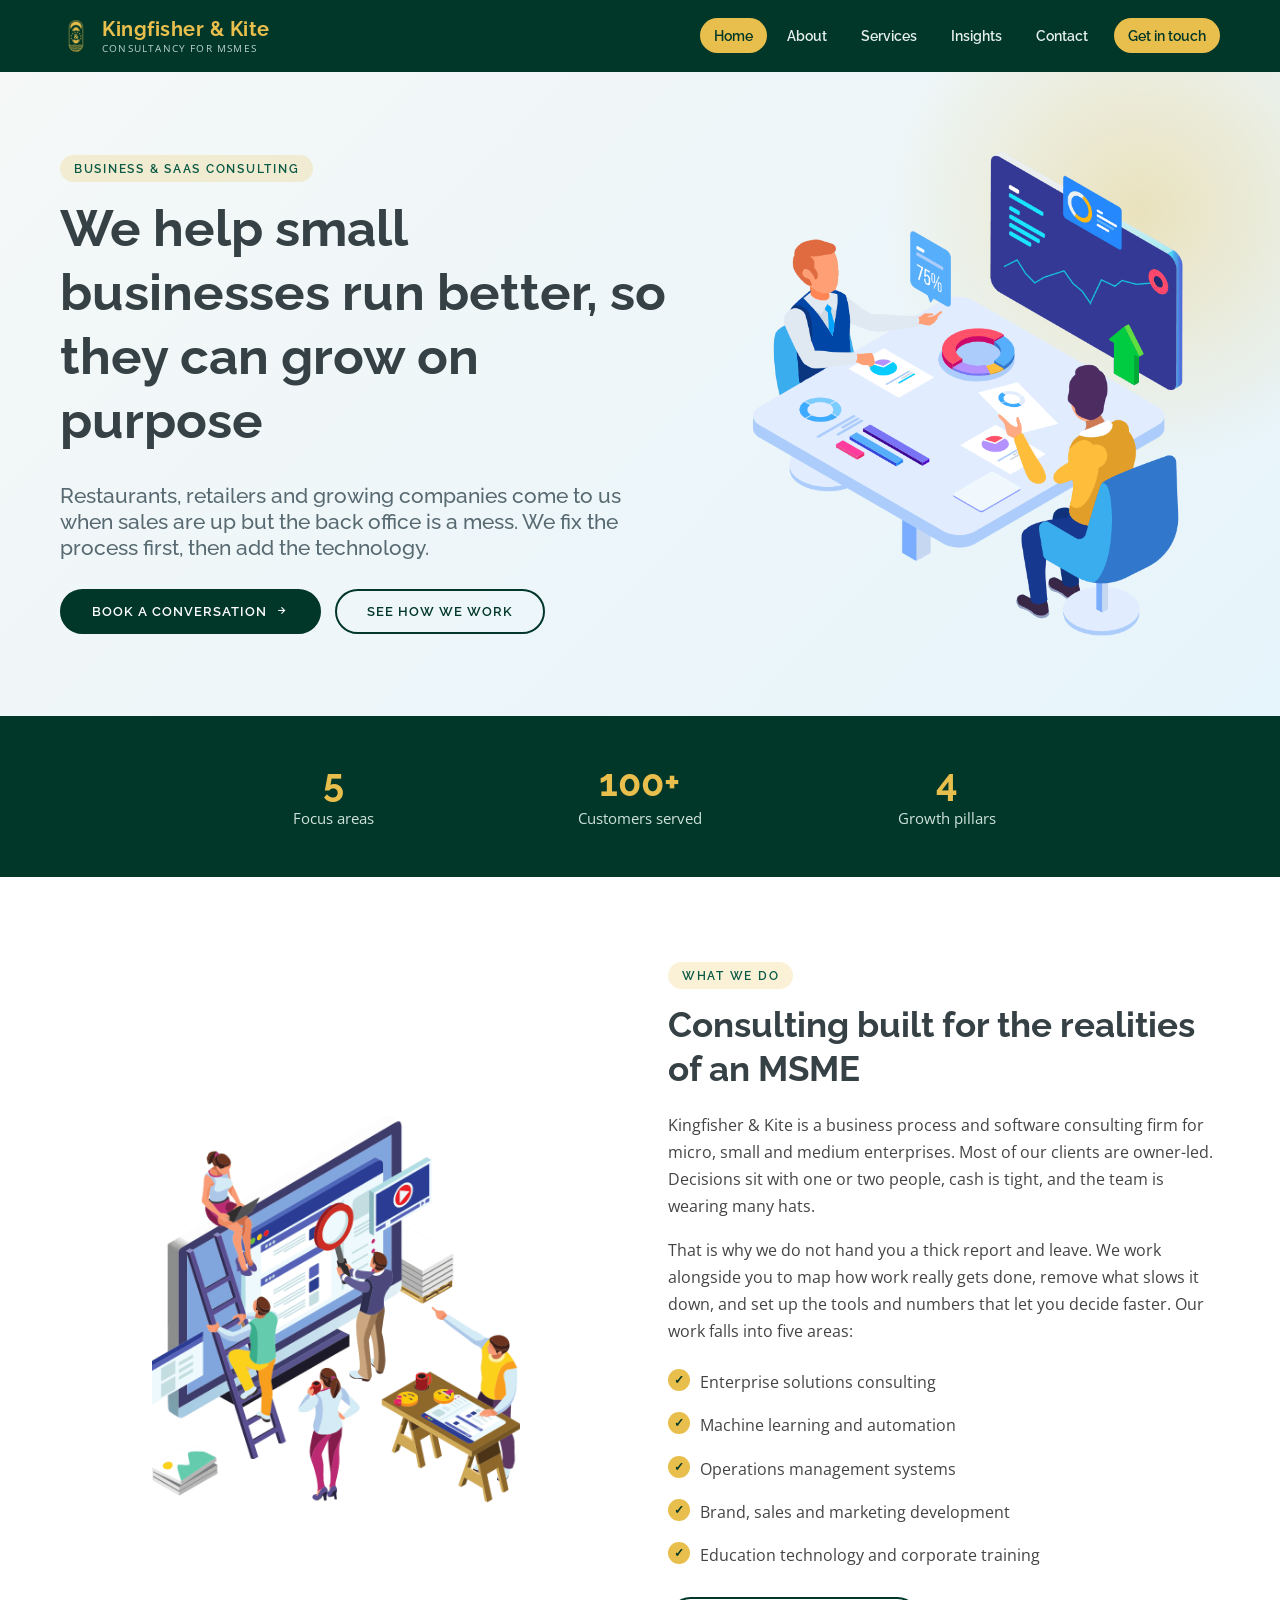
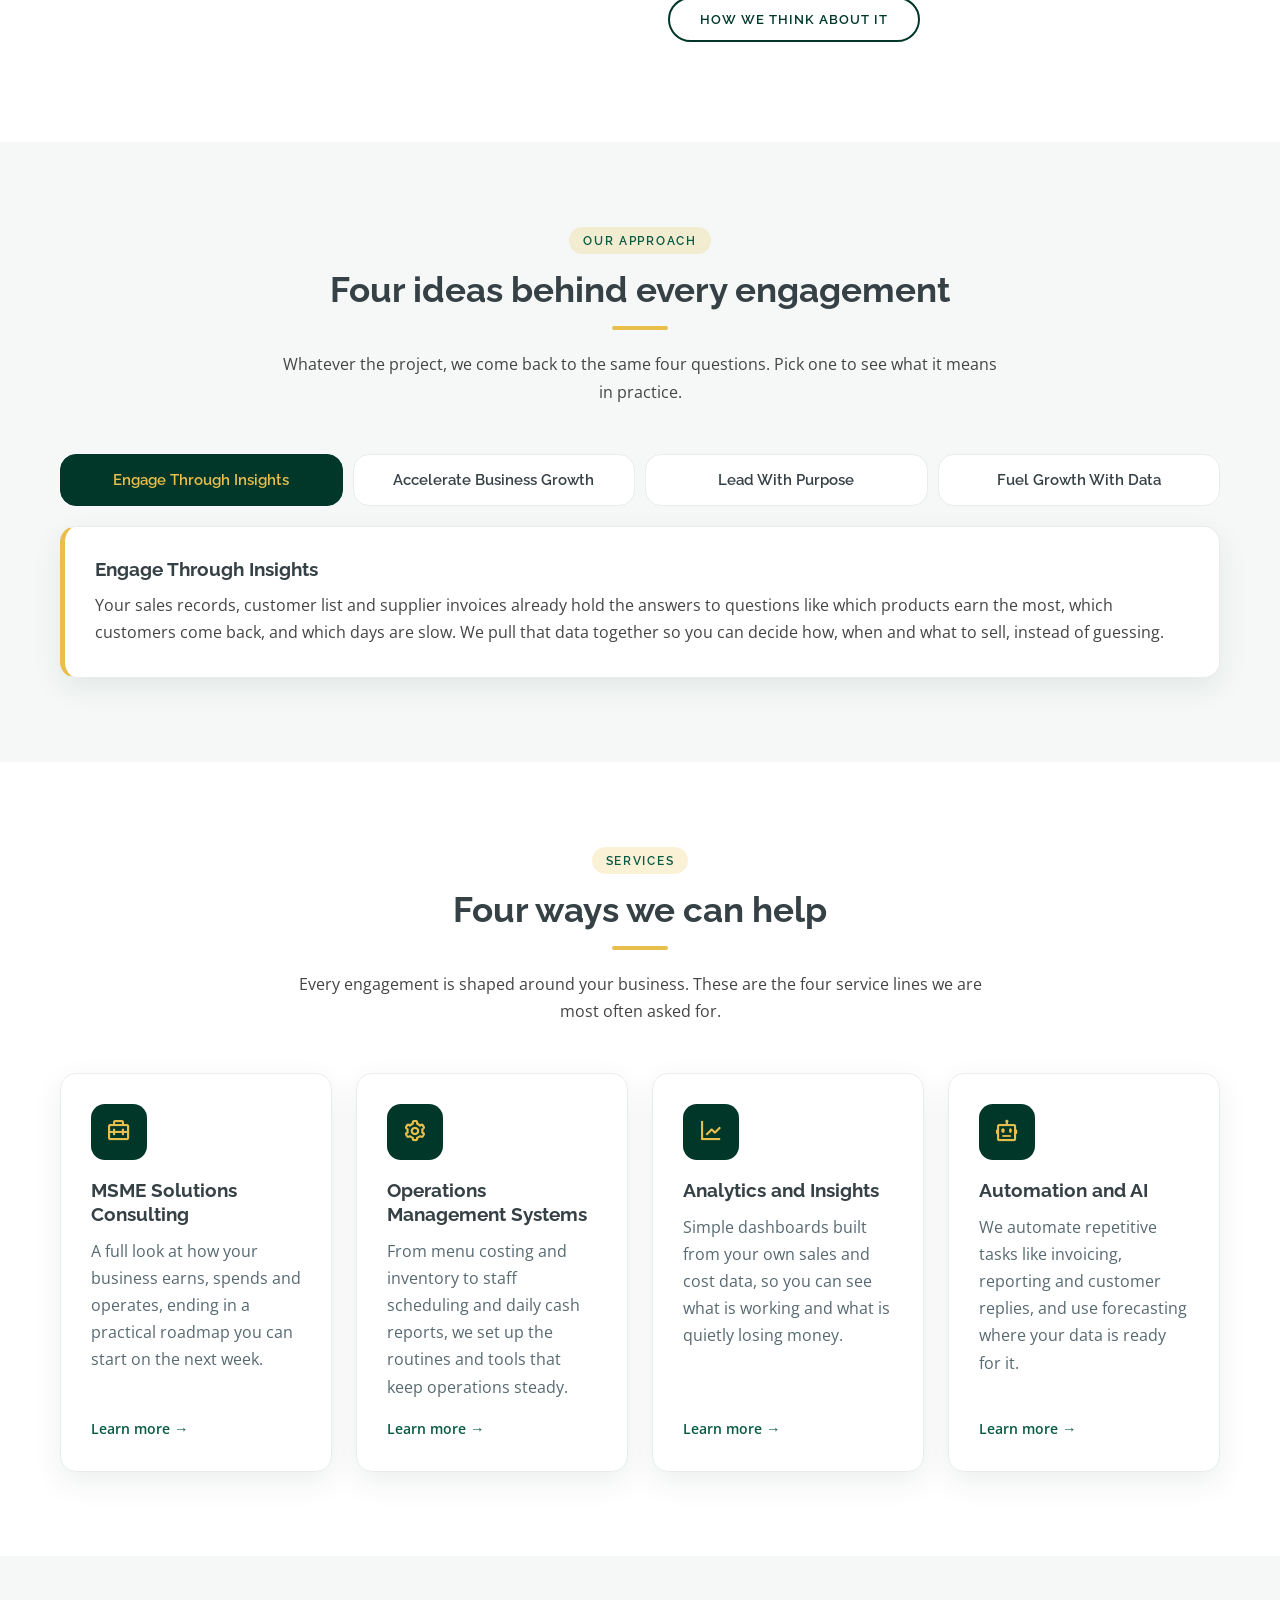
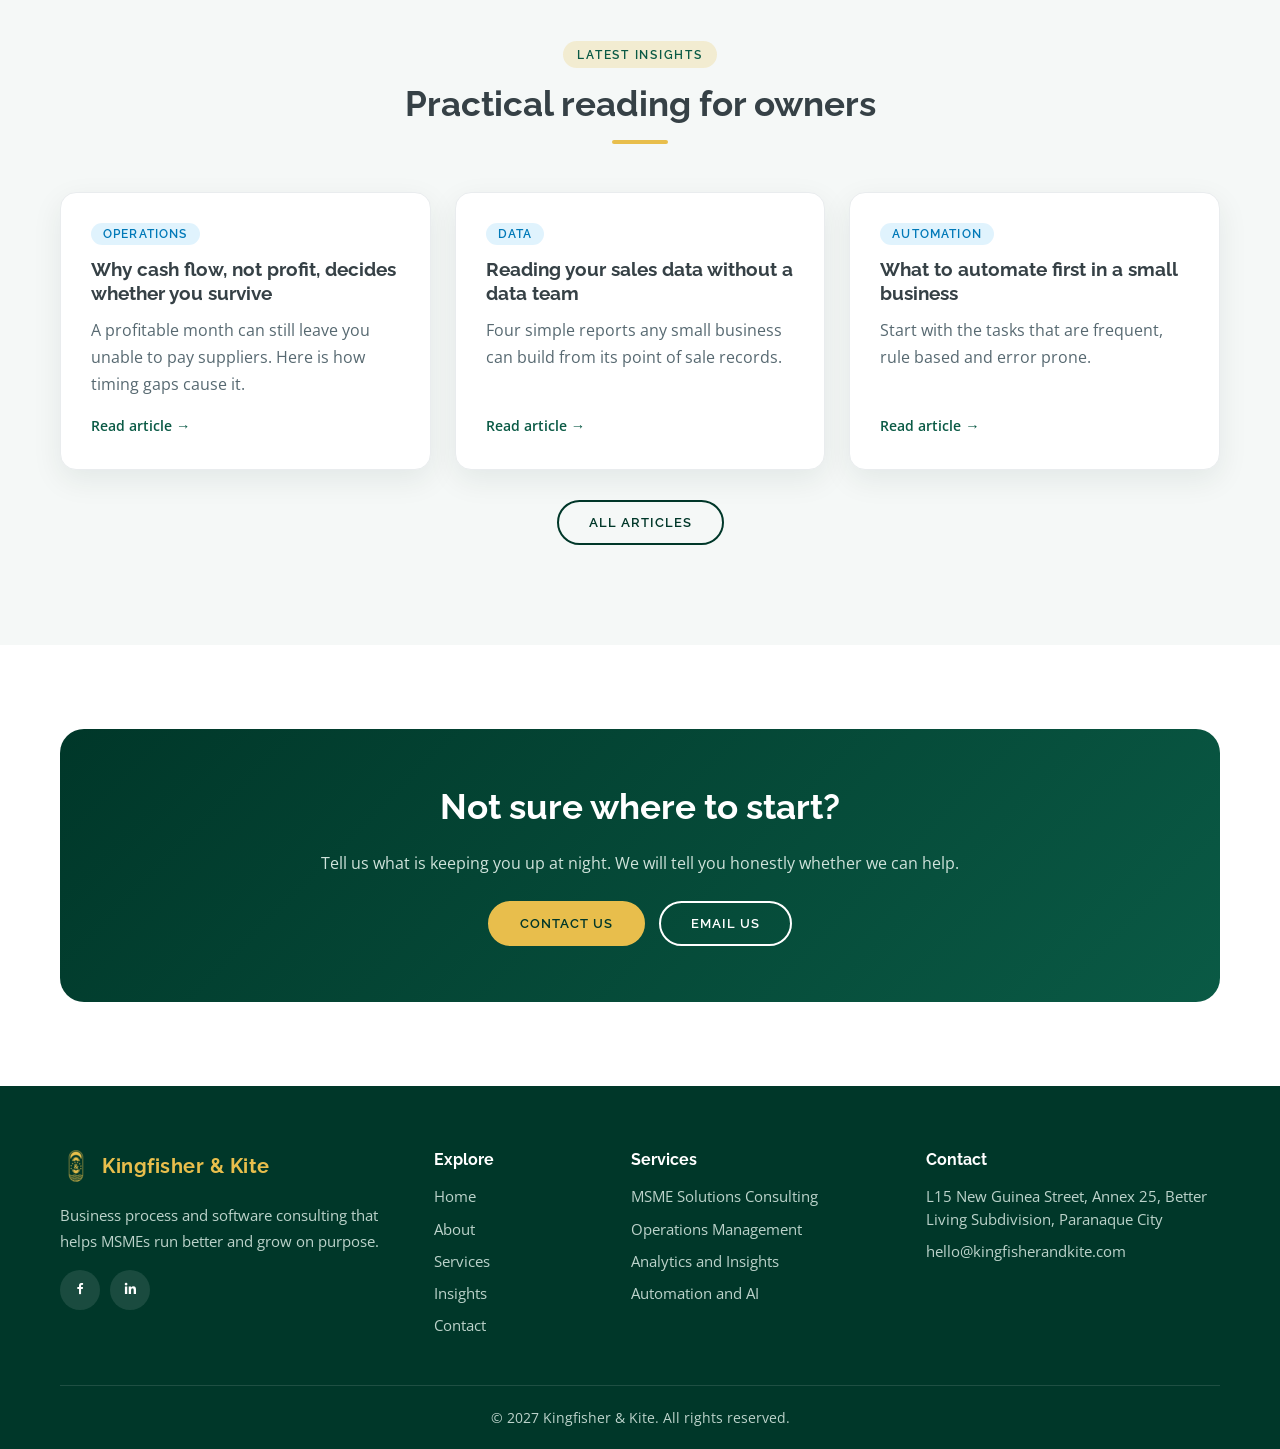
<file: index.html>
<!DOCTYPE html>
<html lang="en">
<head>
<meta charset="utf-8">
<meta name="viewport" content="width=device-width, initial-scale=1">
<title>Kingfisher &amp; Kite | The Consultancy for MSMEs</title>
<meta name="description" content="Kingfisher & Kite helps small and medium businesses in the Philippines fix operations, read their numbers and grow with practical systems.">
<meta name="theme-color" content="#003729">
<link rel="icon" href="assets/img/faviconre.png">
<link rel="preconnect" href="https://fonts.googleapis.com"><link rel="preconnect" href="https://fonts.gstatic.com" crossorigin>
<link href="https://fonts.googleapis.com/css?family=Open+Sans:400,600,700|Raleway:500,600,700|Poppins:600,700&display=swap" rel="stylesheet">
<link href="https://cdn.jsdelivr.net/npm/boxicons@2.1.4/css/boxicons.min.css" rel="stylesheet">
<link href="assets/css/style.css" rel="stylesheet">
</head>
<body>
<a class="skip" href="#main">Skip to content</a>
<header id="header"><div class="container">
  <a class="logo" href="index.html"><img src="assets/img/faviconre.png" alt=""><span>Kingfisher &amp; Kite<small>Consultancy for MSMEs</small></span></a>
  <button class="burger" aria-label="Menu" aria-expanded="false"><i class="bx bx-menu"></i></button>
  <ul class="nav">
    <li><a href="index.html">Home</a></li><li><a href="about.html">About</a></li><li><a href="services.html">Services</a></li><li><a href="insights.html">Insights</a></li><li><a href="contact.html">Contact</a></li>
    <li><a class="cta" href="contact.html">Get in touch</a></li>
  </ul>
</div></header>

<main id="main">
<section class="hero"><div class="container grid">
  <div>
    <span class="eyebrow">Business &amp; SaaS Consulting</span>
    <h1>We help small businesses run better, so they can grow on purpose</h1>
    <h2>Restaurants, retailers and growing companies come to us when sales are up but the back office is a mess. We fix the process first, then add the technology.</h2>
    <div class="actions"><a class="btn" href="contact.html">Book a conversation <i class="bx bx-right-arrow-alt"></i></a><a class="btn ghost" href="services.html">See how we work</a></div>
  </div>
  <img src="assets/img/hero-img.png" alt="Two consultants reviewing business charts" width="430" height="484">
</div></section>

<section class="stats"><div class="container grid">
  <div class="stat"><b data-count="5">5</b><span>Focus areas</span></div>
  <div class="stat"><b data-count="100" data-suffix="+">100+</b><span>Customers served</span></div>
  <div class="stat"><b data-count="4">4</b><span>Growth pillars</span></div>
</div></section>

<section class="section" id="about"><div class="container split">
  <img class="reveal" src="assets/img/about1.png" alt="A team building a digital solution together" width="460" height="460" loading="lazy">
  <div class="reveal">
    <span class="eyebrow">What We Do</span>
    <h2>Consulting built for the realities of an MSME</h2>
    <p>Kingfisher &amp; Kite is a business process and software consulting firm for micro, small and medium enterprises. Most of our clients are owner-led. Decisions sit with one or two people, cash is tight, and the team is wearing many hats.</p>
    <p>That is why we do not hand you a thick report and leave. We work alongside you to map how work really gets done, remove what slows it down, and set up the tools and numbers that let you decide faster. Our work falls into five areas:</p>
    <ul class="list">
      <li>Enterprise solutions consulting</li><li>Machine learning and automation</li><li>Operations management systems</li><li>Brand, sales and marketing development</li><li>Education technology and corporate training</li>
    </ul>
    <p style="margin-top:20px"><a class="btn ghost" href="about.html">How we think about it</a></p>
  </div>
</div></section>

<section class="section alt"><div class="container">
  <div class="section-head reveal"><span class="eyebrow">Our Approach</span><h2>Four ideas behind every engagement</h2>
    <p>Whatever the project, we come back to the same four questions. Pick one to see what it means in practice.</p></div>
  <div class="tabs reveal" role="tablist">
    <button class="tab" role="tab" aria-selected="true" data-target="t1">Engage Through Insights</button>
    <button class="tab" role="tab" aria-selected="false" data-target="t2">Accelerate Business Growth</button>
    <button class="tab" role="tab" aria-selected="false" data-target="t3">Lead With Purpose</button>
    <button class="tab" role="tab" aria-selected="false" data-target="t4">Fuel Growth With Data</button>
  </div>
  <div class="panel on" id="t1"><h3>Engage Through Insights</h3><p>Your sales records, customer list and supplier invoices already hold the answers to questions like which products earn the most, which customers come back, and which days are slow. We pull that data together so you can decide how, when and what to sell, instead of guessing.</p></div>
  <div class="panel" id="t2"><h3>Accelerate Business Growth</h3><p>Growth stalls when every order needs the owner's approval, when stock is counted on paper, or when three people re-enter the same data. We find those steps, remove the ones that add no value, and speed up the rest.</p></div>
  <div class="panel" id="t3"><h3>Lead With Purpose</h3><p>Before tools, we help you answer a simple question: what is this business for, and who is it for? A clear purpose makes it easier to say no to distractions and to act with confidence when conditions are uncertain.</p></div>
  <div class="panel" id="t4"><h3>Fuel Growth With Data-Driven Decisions</h3><p>Once your numbers are reliable, we build a growth plan on them: where to open, what to launch, how much stock to carry, when to hire. The plan gets reviewed against actual results every month, so it stays honest.</p></div>
</div></section>

<section class="section" id="services"><div class="container">
  <div class="section-head reveal"><span class="eyebrow">Services</span><h2>Four ways we can help</h2>
    <p>Every engagement is shaped around your business. These are the four service lines we are most often asked for.</p></div>
  <div class="grid g4">
    <article class="card reveal"><div class="icon"><i class="bx bx-briefcase-alt-2"></i></div><h3>MSME Solutions Consulting</h3><p>A full look at how your business earns, spends and operates, ending in a practical roadmap you can start on the next week.</p><a class="more" href="services.html#consulting">Learn more →</a></article>
    <article class="card reveal"><div class="icon"><i class="bx bx-cog"></i></div><h3>Operations Management Systems</h3><p>From menu costing and inventory to staff scheduling and daily cash reports, we set up the routines and tools that keep operations steady.</p><a class="more" href="services.html#operations">Learn more →</a></article>
    <article class="card reveal"><div class="icon"><i class="bx bx-line-chart"></i></div><h3>Analytics and Insights</h3><p>Simple dashboards built from your own sales and cost data, so you can see what is working and what is quietly losing money.</p><a class="more" href="services.html#analytics">Learn more →</a></article>
    <article class="card reveal"><div class="icon"><i class="bx bx-bot"></i></div><h3>Automation and AI</h3><p>We automate repetitive tasks like invoicing, reporting and customer replies, and use forecasting where your data is ready for it.</p><a class="more" href="services.html#automation">Learn more →</a></article>
  </div>
</div></section>

<section class="section alt"><div class="container">
  <div class="section-head reveal"><span class="eyebrow">Latest Insights</span><h2>Practical reading for owners</h2></div>
  <div class="grid g3">
    <article class="card reveal"><span class="tag">Operations</span><h3>Why cash flow, not profit, decides whether you survive</h3><p>A profitable month can still leave you unable to pay suppliers. Here is how timing gaps cause it.</p><a class="more" href="article-cash-flow.html">Read article →</a></article>
    <article class="card reveal"><span class="tag">Data</span><h3>Reading your sales data without a data team</h3><p>Four simple reports any small business can build from its point of sale records.</p><a class="more" href="article-sales-data.html">Read article →</a></article>
    <article class="card reveal"><span class="tag">Automation</span><h3>What to automate first in a small business</h3><p>Start with the tasks that are frequent, rule based and error prone.</p><a class="more" href="article-automation.html">Read article →</a></article>
  </div>
  <p style="text-align:center;margin-top:30px"><a class="btn ghost" href="insights.html">All articles</a></p>
</div></section>

<section class="section"><div class="container">
  <div class="band reveal"><h2>Not sure where to start?</h2><p>Tell us what is keeping you up at night. We will tell you honestly whether we can help.</p>
    <div class="actions"><a class="btn gold" href="contact.html">Contact us</a><a class="btn ghost" style="color:#fff;border-color:#fff" href="mailto:hello@kingfisherandkite.com?subject=Service Inquiry">Email us</a></div></div>
</div></section>
</main>

<footer><div class="container">
  <div class="grid">
    <div><a class="logo" href="index.html"><img src="assets/img/faviconre.png" alt=""><span>Kingfisher &amp; Kite</span></a>
      <p style="margin-top:14px">Business process and software consulting that helps MSMEs run better and grow on purpose.</p>
      <div class="social"><a href="https://www.facebook.com/kingfisherandkite" aria-label="Facebook" target="_blank" rel="noopener"><i class="bx bxl-facebook"></i></a><a href="https://www.linkedin.com/company/kingfisherandkite" aria-label="LinkedIn" target="_blank" rel="noopener"><i class="bx bxl-linkedin"></i></a></div></div>
    <div><h4>Explore</h4><ul><li><a href="index.html">Home</a></li><li><a href="about.html">About</a></li><li><a href="services.html">Services</a></li><li><a href="insights.html">Insights</a></li><li><a href="contact.html">Contact</a></li></ul></div>
    <div><h4>Services</h4><ul><li><a href="services.html#consulting">MSME Solutions Consulting</a></li><li><a href="services.html#operations">Operations Management</a></li><li><a href="services.html#analytics">Analytics and Insights</a></li><li><a href="services.html#automation">Automation and AI</a></li></ul></div>
    <div><h4>Contact</h4><ul><li>L15 New Guinea Street, Annex 25, Better Living Subdivision, Paranaque City</li><li><a href="mailto:hello@kingfisherandkite.com">hello@kingfisherandkite.com</a></li></ul></div>
  </div>
  <div class="copy">&copy; 2027 Kingfisher &amp; Kite. All rights reserved.</div>
</div></footer>
<button class="totop" aria-label="Back to top">↑</button>
<script src="assets/js/main.js"></script>
</body>
</html>
</file>
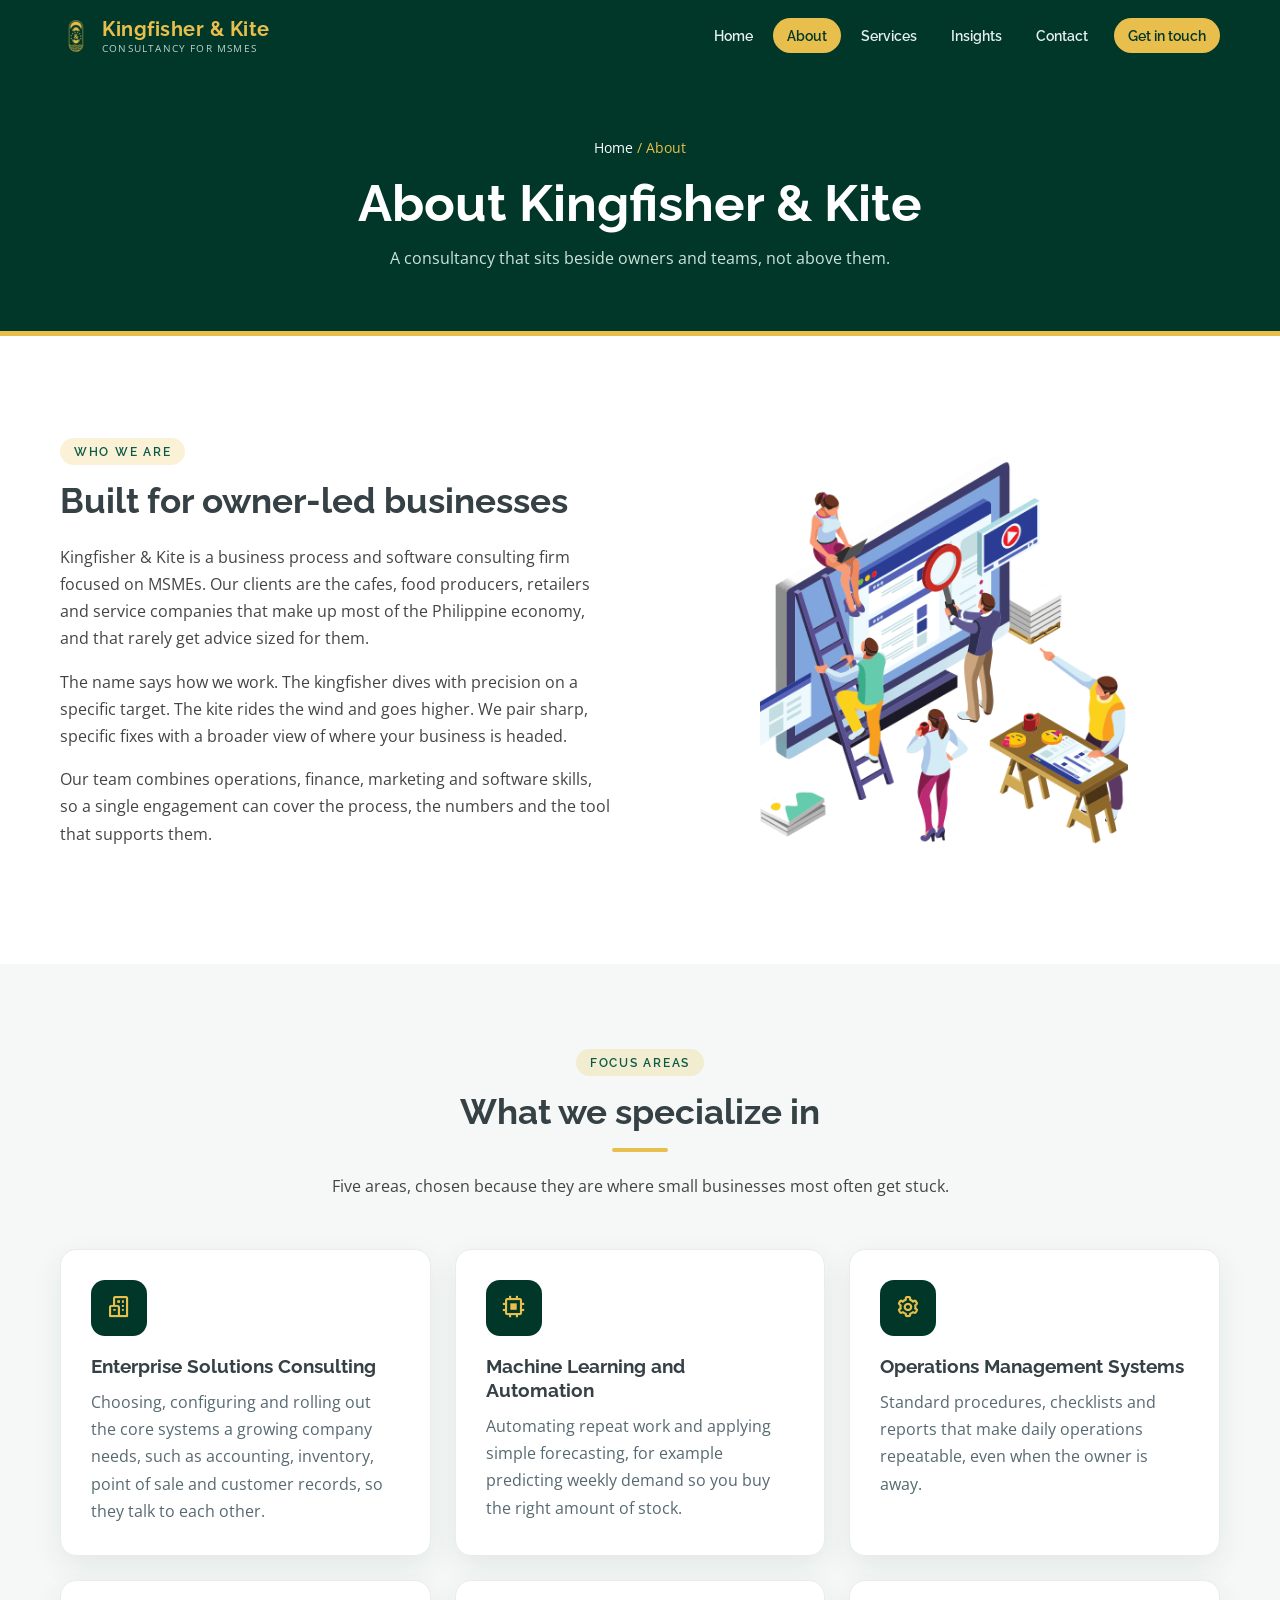
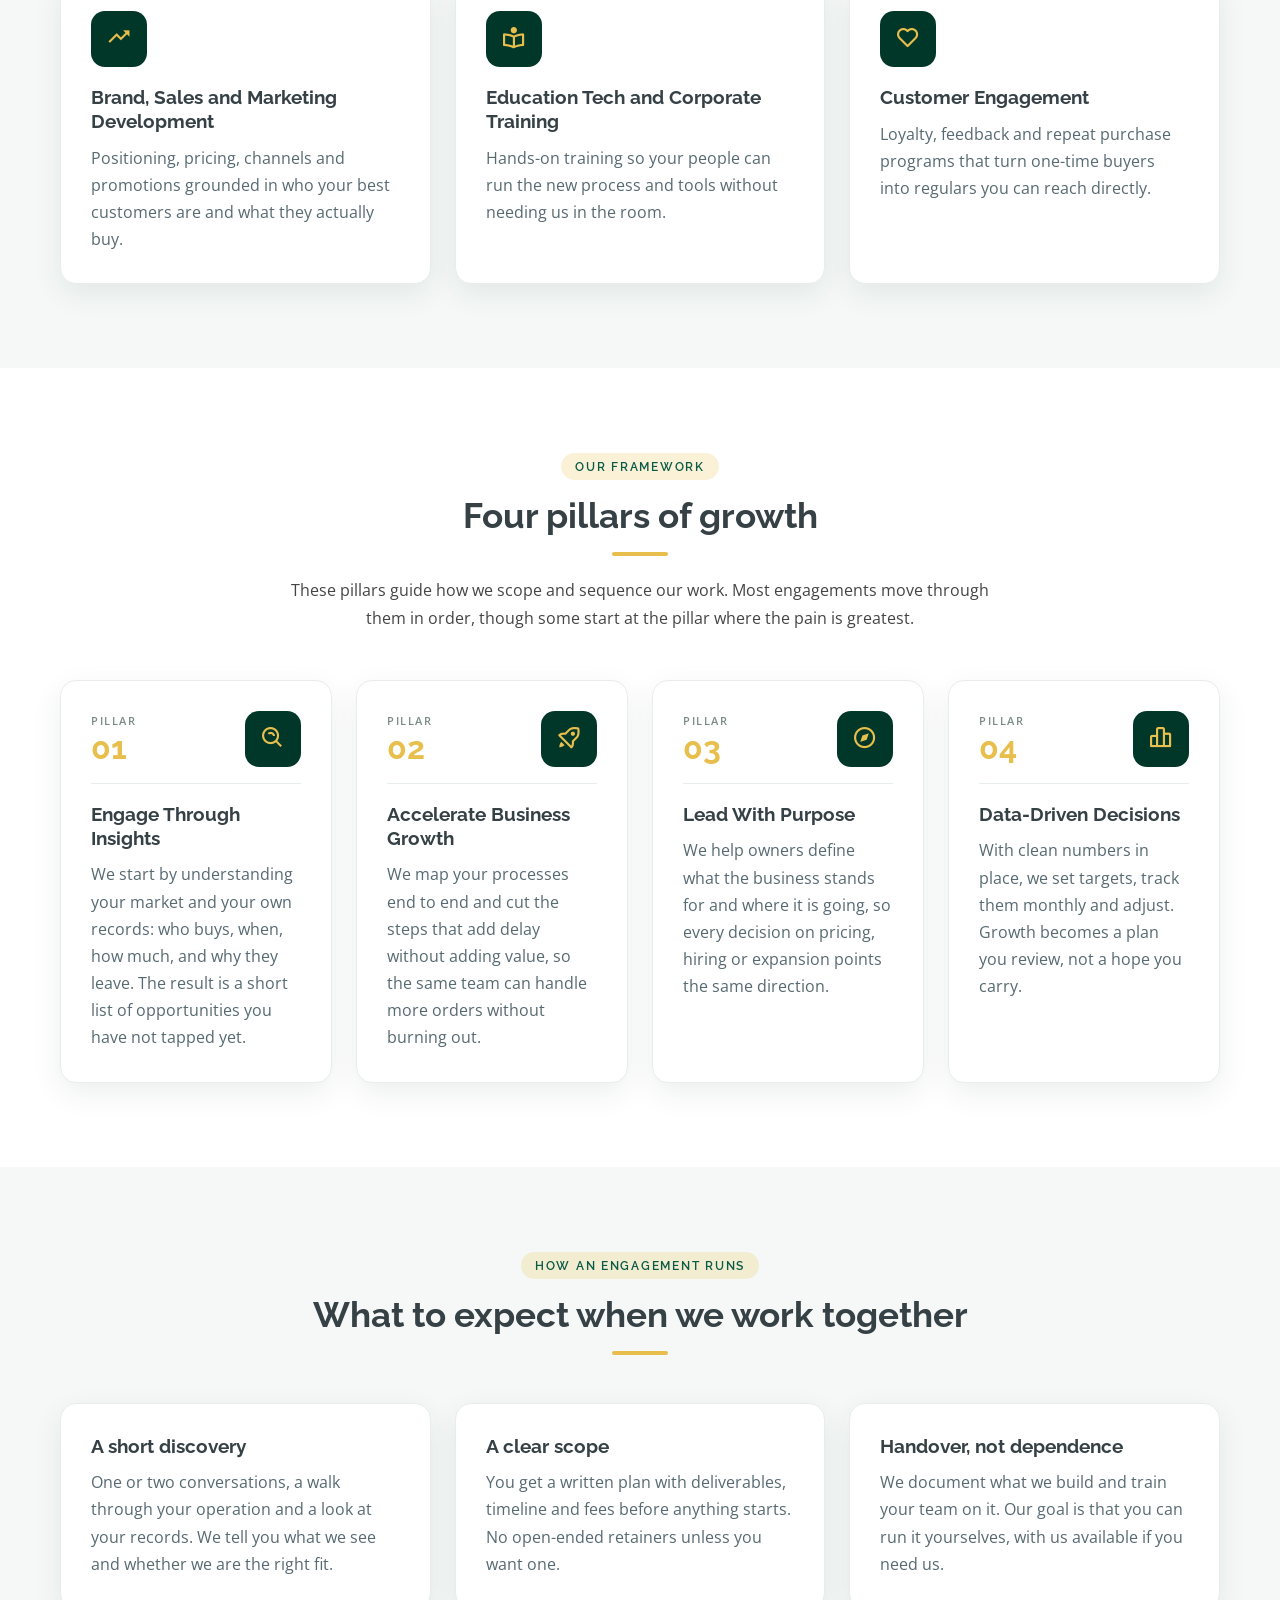
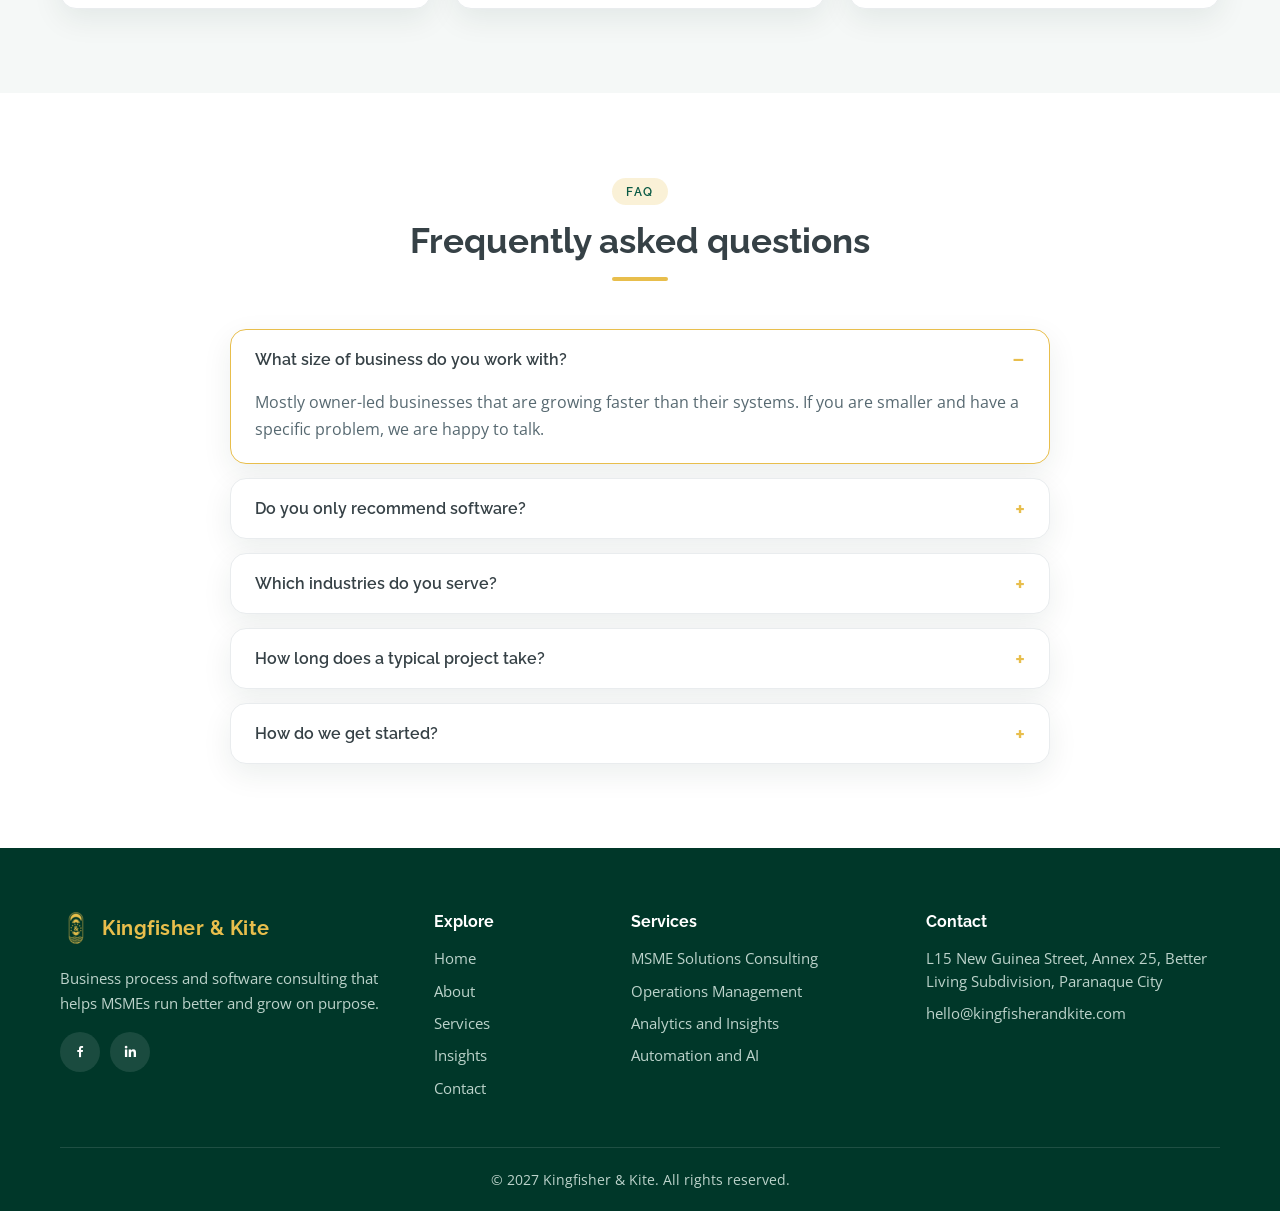
<file: about.html>
<!DOCTYPE html>
<html lang="en">
<head>
<meta charset="utf-8">
<meta name="viewport" content="width=device-width, initial-scale=1">
<title>About | Kingfisher &amp; Kite</title>
<meta name="description" content="Learn how Kingfisher & Kite works with MSMEs, what we focus on, and the framework behind our engagements.">
<meta name="theme-color" content="#003729">
<link rel="icon" href="assets/img/faviconre.png">
<link rel="preconnect" href="https://fonts.googleapis.com"><link rel="preconnect" href="https://fonts.gstatic.com" crossorigin>
<link href="https://fonts.googleapis.com/css?family=Open+Sans:400,600,700|Raleway:500,600,700|Poppins:600,700&display=swap" rel="stylesheet">
<link href="https://cdn.jsdelivr.net/npm/boxicons@2.1.4/css/boxicons.min.css" rel="stylesheet">
<link href="assets/css/style.css" rel="stylesheet">
</head>
<body>
<a class="skip" href="#main">Skip to content</a>
<header id="header"><div class="container">
  <a class="logo" href="index.html"><img src="assets/img/faviconre.png" alt=""><span>Kingfisher &amp; Kite<small>Consultancy for MSMEs</small></span></a>
  <button class="burger" aria-label="Menu" aria-expanded="false"><i class="bx bx-menu"></i></button>
  <ul class="nav">
    <li><a href="index.html">Home</a></li><li><a href="about.html">About</a></li><li><a href="services.html">Services</a></li><li><a href="insights.html">Insights</a></li><li><a href="contact.html">Contact</a></li>
    <li><a class="cta" href="contact.html">Get in touch</a></li>
  </ul>
</div></header>

<main id="main">
<section class="page-hero"><div class="container"><div class="crumbs"><a href="index.html">Home</a> / About</div><h1>About Kingfisher &amp; Kite</h1><p>A consultancy that sits beside owners and teams, not above them.</p></div></section>

<section class="section"><div class="container split">
  <div class="reveal"><span class="eyebrow">Who We Are</span><h2>Built for owner-led businesses</h2>
    <p>Kingfisher &amp; Kite is a business process and software consulting firm focused on MSMEs. Our clients are the cafes, food producers, retailers and service companies that make up most of the Philippine economy, and that rarely get advice sized for them.</p>
    <p>The name says how we work. The kingfisher dives with precision on a specific target. The kite rides the wind and goes higher. We pair sharp, specific fixes with a broader view of where your business is headed.</p>
    <p>Our team combines operations, finance, marketing and software skills, so a single engagement can cover the process, the numbers and the tool that supports them.</p></div>
  <img class="reveal" src="assets/img/about1.png" alt="A team building a digital solution together" width="460" height="460">
</div></section>

<section class="section alt"><div class="container">
  <div class="section-head reveal"><span class="eyebrow">Focus Areas</span><h2>What we specialize in</h2><p>Five areas, chosen because they are where small businesses most often get stuck.</p></div>
  <div class="grid g3">
    <article class="card reveal"><div class="icon"><i class="bx bx-buildings"></i></div><h3>Enterprise Solutions Consulting</h3><p>Choosing, configuring and rolling out the core systems a growing company needs, such as accounting, inventory, point of sale and customer records, so they talk to each other.</p></article>
    <article class="card reveal"><div class="icon"><i class="bx bx-chip"></i></div><h3>Machine Learning and Automation</h3><p>Automating repeat work and applying simple forecasting, for example predicting weekly demand so you buy the right amount of stock.</p></article>
    <article class="card reveal"><div class="icon"><i class="bx bx-cog"></i></div><h3>Operations Management Systems</h3><p>Standard procedures, checklists and reports that make daily operations repeatable, even when the owner is away.</p></article>
    <article class="card reveal"><div class="icon"><i class="bx bx-trending-up"></i></div><h3>Brand, Sales and Marketing Development</h3><p>Positioning, pricing, channels and promotions grounded in who your best customers are and what they actually buy.</p></article>
    <article class="card reveal"><div class="icon"><i class="bx bx-book-reader"></i></div><h3>Education Tech and Corporate Training</h3><p>Hands-on training so your people can run the new process and tools without needing us in the room.</p></article>
    <article class="card reveal"><div class="icon"><i class="bx bx-heart"></i></div><h3>Customer Engagement</h3><p>Loyalty, feedback and repeat purchase programs that turn one-time buyers into regulars you can reach directly.</p></article>
  </div>
</div></section>

<section class="section"><div class="container">
  <div class="section-head reveal"><span class="eyebrow">Our Framework</span><h2>Four pillars of growth</h2>
    <p>These pillars guide how we scope and sequence our work. Most engagements move through them in order, though some start at the pillar where the pain is greatest.</p></div>
  <div class="grid g4">
    <article class="card reveal"><div class="top"><span class="num"><small>Pillar</small>01</span><div class="icon"><i class="bx bx-search-alt"></i></div></div><h3>Engage Through Insights</h3><p>We start by understanding your market and your own records: who buys, when, how much, and why they leave. The result is a short list of opportunities you have not tapped yet.</p></article>
    <article class="card reveal"><div class="top"><span class="num"><small>Pillar</small>02</span><div class="icon"><i class="bx bx-rocket"></i></div></div><h3>Accelerate Business Growth</h3><p>We map your processes end to end and cut the steps that add delay without adding value, so the same team can handle more orders without burning out.</p></article>
    <article class="card reveal"><div class="top"><span class="num"><small>Pillar</small>03</span><div class="icon"><i class="bx bx-compass"></i></div></div><h3>Lead With Purpose</h3><p>We help owners define what the business stands for and where it is going, so every decision on pricing, hiring or expansion points the same direction.</p></article>
    <article class="card reveal"><div class="top"><span class="num"><small>Pillar</small>04</span><div class="icon"><i class="bx bx-bar-chart-alt-2"></i></div></div><h3>Data-Driven Decisions</h3><p>With clean numbers in place, we set targets, track them monthly and adjust. Growth becomes a plan you review, not a hope you carry.</p></article>
  </div>
</div></section>

<section class="section alt"><div class="container">
  <div class="section-head reveal"><span class="eyebrow">How an Engagement Runs</span><h2>What to expect when we work together</h2></div>
  <div class="grid g3">
    <article class="card reveal"><h3>A short discovery</h3><p>One or two conversations, a walk through your operation and a look at your records. We tell you what we see and whether we are the right fit.</p></article>
    <article class="card reveal"><h3>A clear scope</h3><p>You get a written plan with deliverables, timeline and fees before anything starts. No open-ended retainers unless you want one.</p></article>
    <article class="card reveal"><h3>Handover, not dependence</h3><p>We document what we build and train your team on it. Our goal is that you can run it yourselves, with us available if you need us.</p></article>
  </div>
</div></section>

<section class="section"><div class="container">
  <div class="section-head reveal"><span class="eyebrow">FAQ</span><h2>Frequently asked questions</h2></div>
  <div class="faq reveal">
    <details open><summary>What size of business do you work with?</summary><p>Mostly owner-led businesses that are growing faster than their systems. If you are smaller and have a specific problem, we are happy to talk.</p></details>
    <details><summary>Do you only recommend software?</summary><p>No. Often the fix is a clearer process or a better report, and software comes second. We only recommend a tool when it solves a problem you actually have.</p></details>
    <details><summary>Which industries do you serve?</summary><p>Food and beverage, retail and distribution, payments and fintech, and education are where we have the most experience. The same ideas apply across other small business sectors.</p></details>
    <details><summary>How long does a typical project take?</summary><p>It depends on scope, and we put a timeline in writing before we begin. A discovery is short, and implementation depends on how many processes and systems are involved.</p></details>
    <details><summary>How do we get started?</summary><p>Send us an email or use the contact form. We will set up an introductory call to understand your situation and suggest next steps.</p></details>
  </div>
</div></section>
</main>

<footer><div class="container">
  <div class="grid">
    <div><a class="logo" href="index.html"><img src="assets/img/faviconre.png" alt=""><span>Kingfisher &amp; Kite</span></a>
      <p style="margin-top:14px">Business process and software consulting that helps MSMEs run better and grow on purpose.</p>
      <div class="social"><a href="https://www.facebook.com/kingfisherandkite" aria-label="Facebook" target="_blank" rel="noopener"><i class="bx bxl-facebook"></i></a><a href="https://www.linkedin.com/company/kingfisherandkite" aria-label="LinkedIn" target="_blank" rel="noopener"><i class="bx bxl-linkedin"></i></a></div></div>
    <div><h4>Explore</h4><ul><li><a href="index.html">Home</a></li><li><a href="about.html">About</a></li><li><a href="services.html">Services</a></li><li><a href="insights.html">Insights</a></li><li><a href="contact.html">Contact</a></li></ul></div>
    <div><h4>Services</h4><ul><li><a href="services.html#consulting">MSME Solutions Consulting</a></li><li><a href="services.html#operations">Operations Management</a></li><li><a href="services.html#analytics">Analytics and Insights</a></li><li><a href="services.html#automation">Automation and AI</a></li></ul></div>
    <div><h4>Contact</h4><ul><li>L15 New Guinea Street, Annex 25, Better Living Subdivision, Paranaque City</li><li><a href="mailto:hello@kingfisherandkite.com">hello@kingfisherandkite.com</a></li></ul></div>
  </div>
  <div class="copy">&copy; 2027 Kingfisher &amp; Kite. All rights reserved.</div>
</div></footer>
<button class="totop" aria-label="Back to top">↑</button>
<script src="assets/js/main.js"></script>
</body>
</html>
</file>
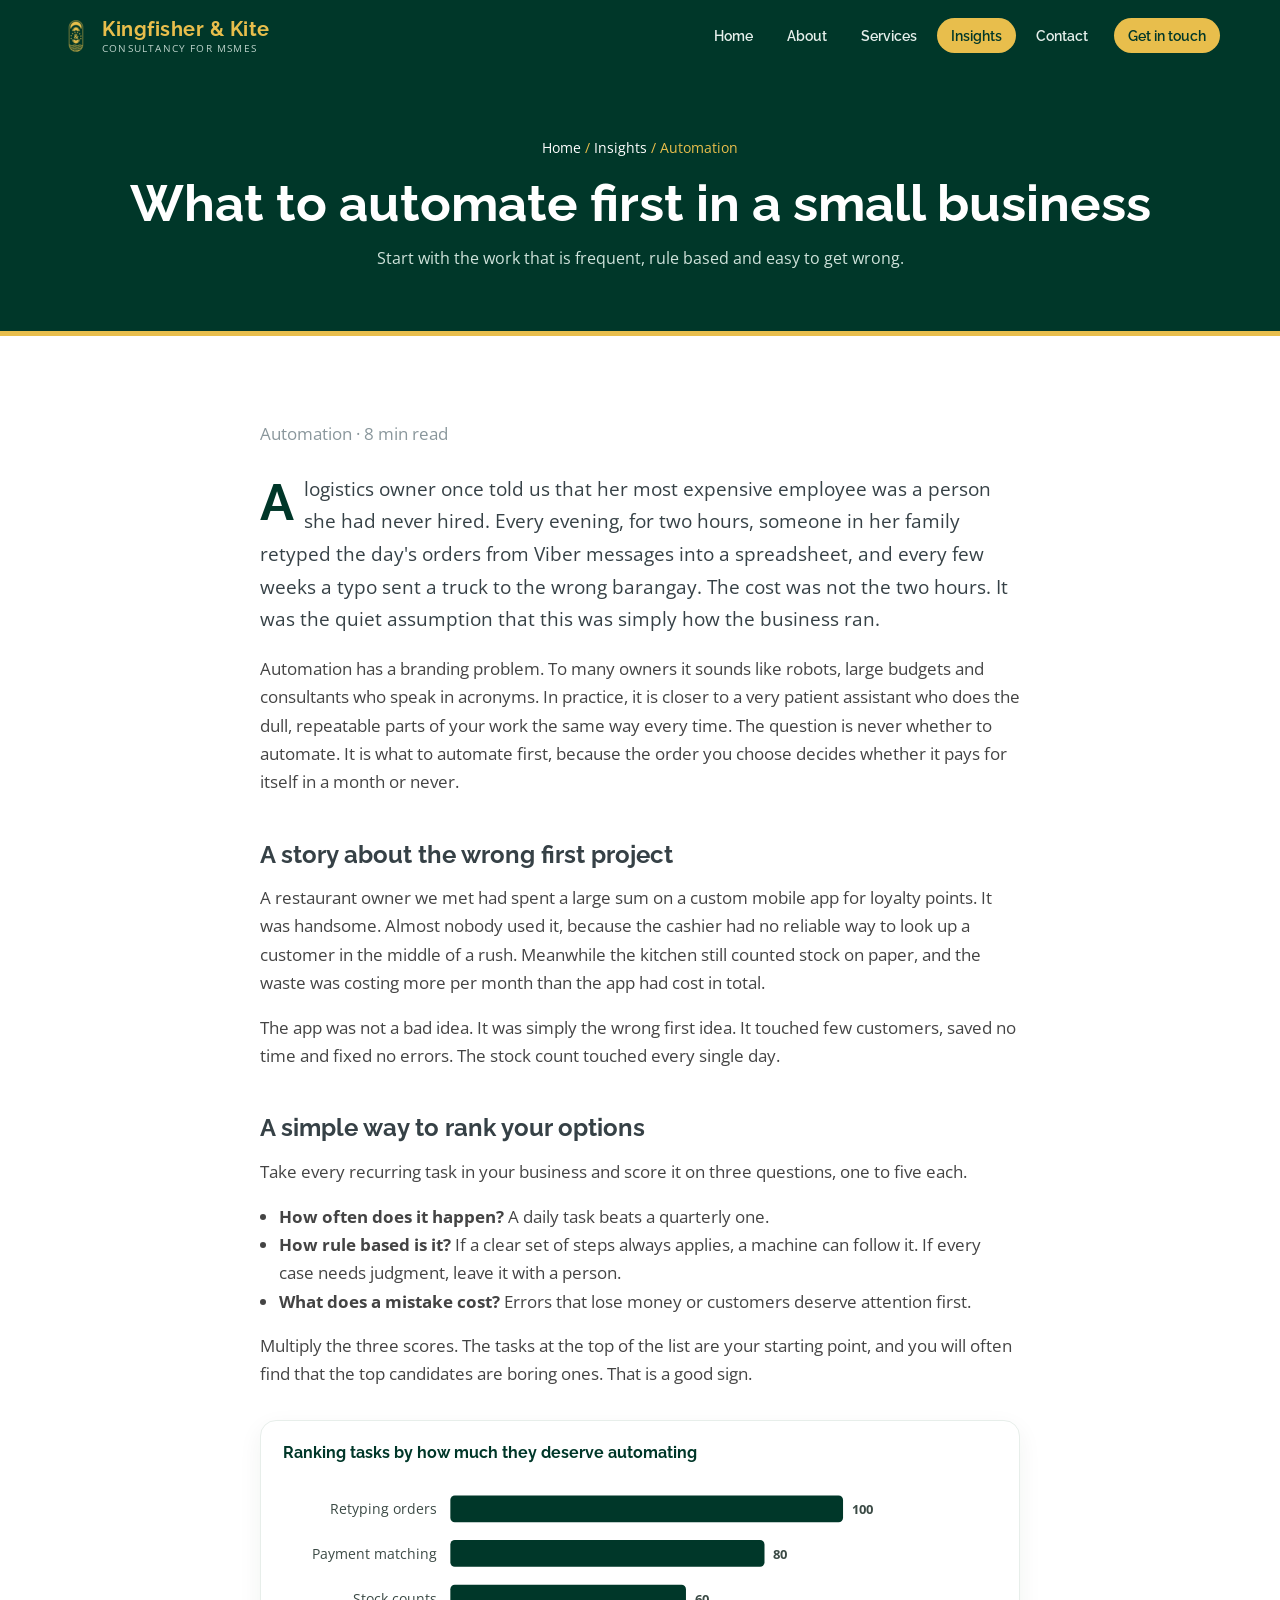
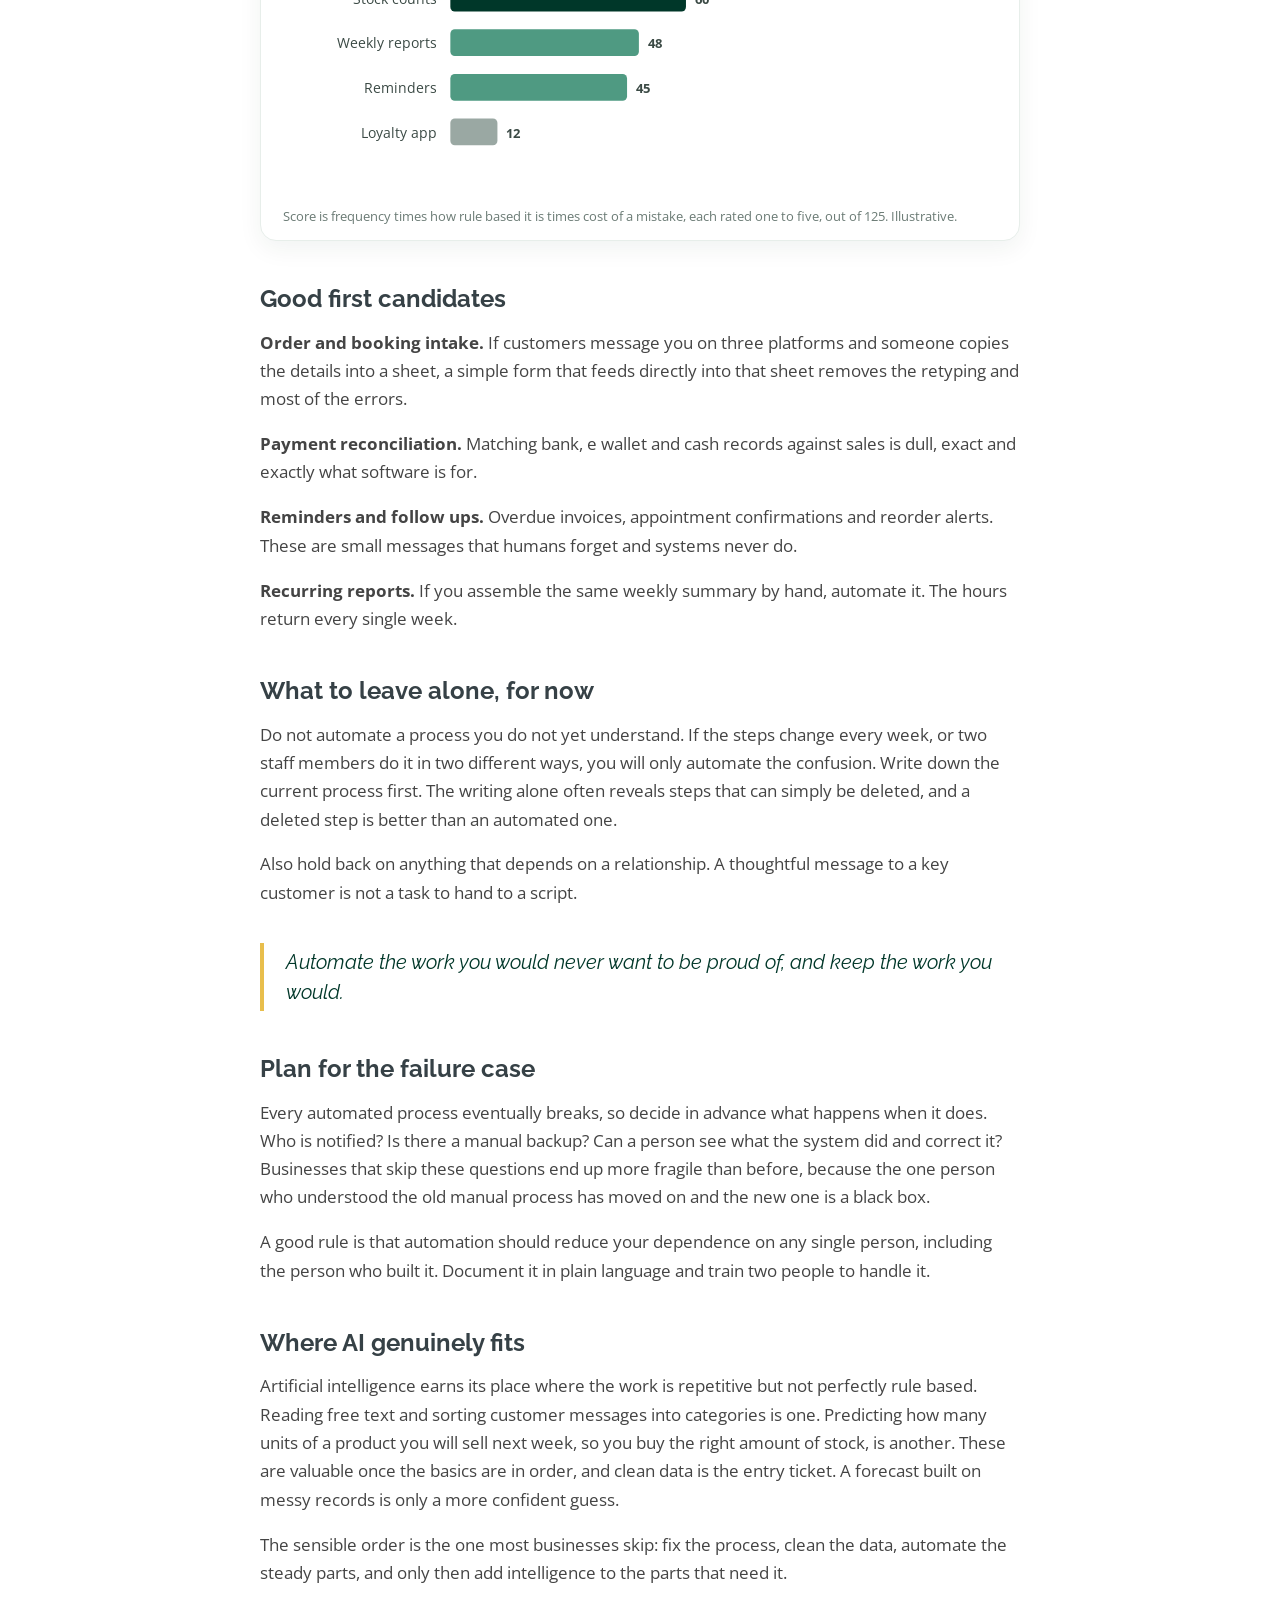
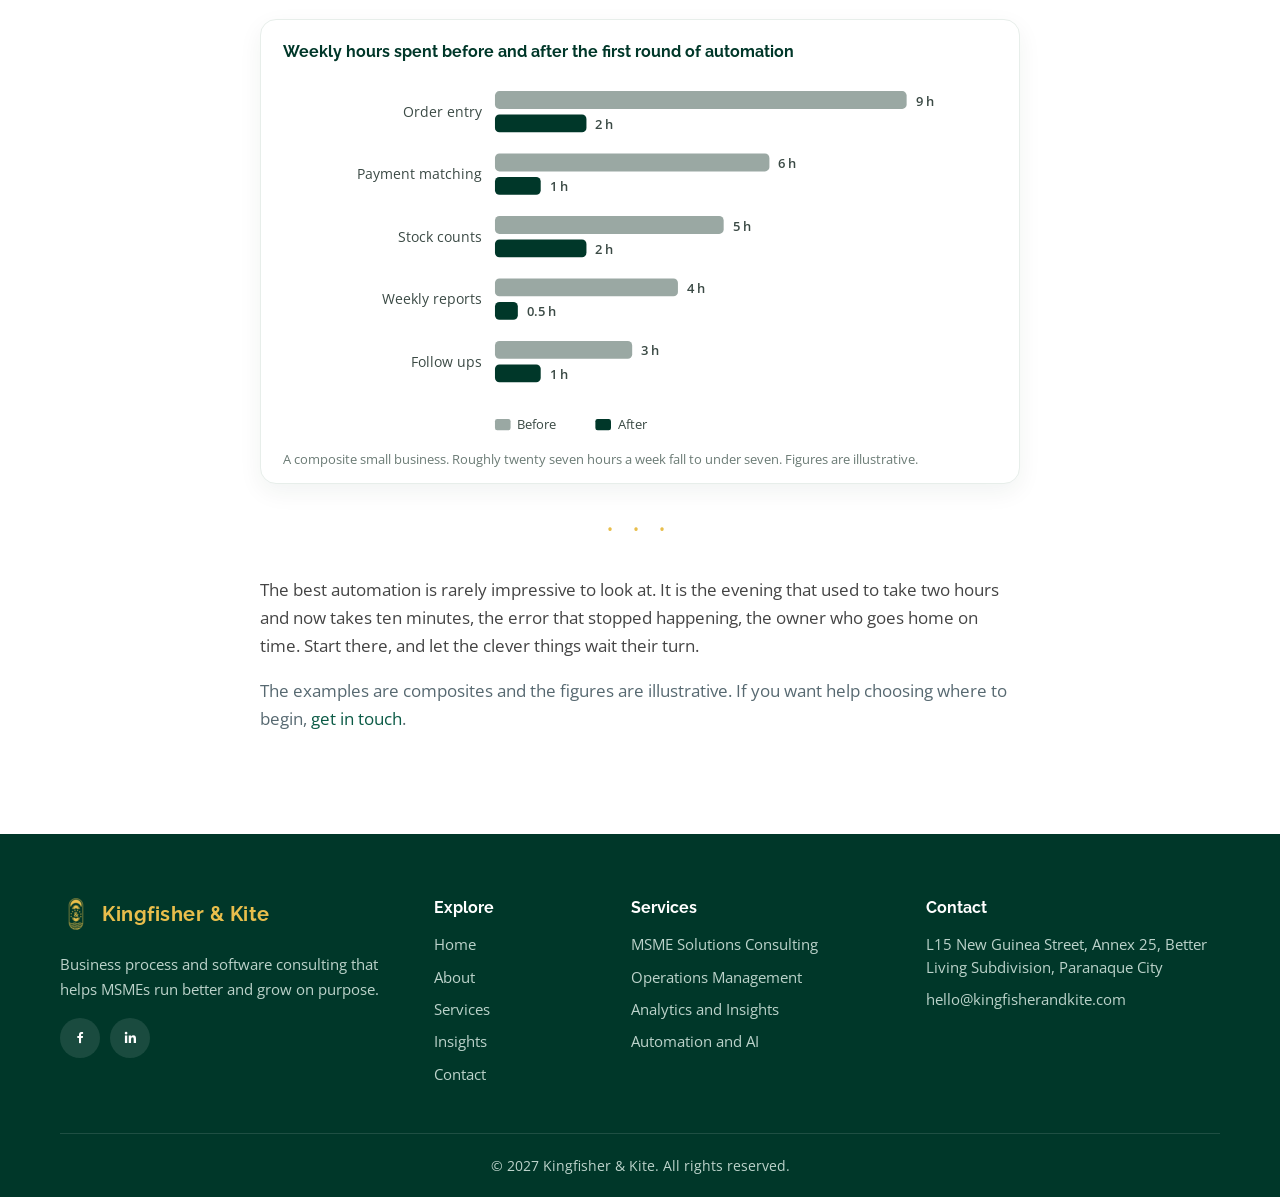
<file: article-automation.html>
<!DOCTYPE html>
<html lang="en">
<head>
<meta charset="utf-8">
<meta name="viewport" content="width=device-width, initial-scale=1">
<title>What to automate first in a small business | Kingfisher &amp; Kite</title>
<meta name="description" content="How to choose the first tasks to automate in a small business, and which ones to leave alone.">
<meta name="theme-color" content="#003729">
<link rel="icon" href="assets/img/faviconre.png">
<link rel="preconnect" href="https://fonts.googleapis.com"><link rel="preconnect" href="https://fonts.gstatic.com" crossorigin>
<link href="https://fonts.googleapis.com/css?family=Open+Sans:400,600,700|Raleway:500,600,700|Poppins:600,700&display=swap" rel="stylesheet">
<link href="https://cdn.jsdelivr.net/npm/boxicons@2.1.4/css/boxicons.min.css" rel="stylesheet">
<link href="assets/css/style.css" rel="stylesheet">
</head>
<body>
<a class="skip" href="#main">Skip to content</a>
<header id="header"><div class="container">
  <a class="logo" href="index.html"><img src="assets/img/faviconre.png" alt=""><span>Kingfisher &amp; Kite<small>Consultancy for MSMEs</small></span></a>
  <button class="burger" aria-label="Menu" aria-expanded="false"><i class="bx bx-menu"></i></button>
  <ul class="nav">
    <li><a href="index.html">Home</a></li><li><a href="about.html">About</a></li><li><a href="services.html">Services</a></li><li><a href="insights.html">Insights</a></li><li><a href="contact.html">Contact</a></li>
    <li><a class="cta" href="contact.html">Get in touch</a></li>
  </ul>
</div></header>

<main id="main">
<section class="page-hero"><div class="container"><div class="crumbs"><a href="index.html">Home</a> / <a href="insights.html">Insights</a> / Automation</div><h1>What to automate first in a small business</h1><p>Start with the work that is frequent, rule based and easy to get wrong.</p></div></section>

<section class="section"><div class="container article">
<p class="article-meta">Automation · 8 min read</p>
<p class="lead">A logistics owner once told us that her most expensive employee was a person she had never hired. Every evening, for two hours, someone in her family retyped the day's orders from Viber messages into a spreadsheet, and every few weeks a typo sent a truck to the wrong barangay. The cost was not the two hours. It was the quiet assumption that this was simply how the business ran.</p>

<p>Automation has a branding problem. To many owners it sounds like robots, large budgets and consultants who speak in acronyms. In practice, it is closer to a very patient assistant who does the dull, repeatable parts of your work the same way every time. The question is never whether to automate. It is what to automate first, because the order you choose decides whether it pays for itself in a month or never.</p>

<h2>A story about the wrong first project</h2>
<p>A restaurant owner we met had spent a large sum on a custom mobile app for loyalty points. It was handsome. Almost nobody used it, because the cashier had no reliable way to look up a customer in the middle of a rush. Meanwhile the kitchen still counted stock on paper, and the waste was costing more per month than the app had cost in total.</p>
<p>The app was not a bad idea. It was simply the wrong first idea. It touched few customers, saved no time and fixed no errors. The stock count touched every single day.</p>

<h2>A simple way to rank your options</h2>
<p>Take every recurring task in your business and score it on three questions, one to five each.</p>
<ul>
<li><strong>How often does it happen?</strong> A daily task beats a quarterly one.</li>
<li><strong>How rule based is it?</strong> If a clear set of steps always applies, a machine can follow it. If every case needs judgment, leave it with a person.</li>
<li><strong>What does a mistake cost?</strong> Errors that lose money or customers deserve attention first.</li>
</ul>
<p>Multiply the three scores. The tasks at the top of the list are your starting point, and you will often find that the top candidates are boring ones. That is a good sign.</p>

<figure class="chart"><div class="ct">Ranking tasks by how much they deserve automating</div><svg viewBox="0 0 640 290" role="img" aria-label="Bar chart"><text x="138" y="38.0" font-size="12.5" text-anchor="end" font-weight="400">Retyping orders</text><rect x="150" y="21.0" width="352.0" height="24" rx="4" fill="#003729"/><text x="510.0" y="38.0" font-size="12" text-anchor="start" font-weight="700">100</text><text x="138" y="78.0" font-size="12.5" text-anchor="end" font-weight="400">Payment matching</text><rect x="150" y="61.0" width="281.6" height="24" rx="4" fill="#003729"/><text x="439.6" y="78.0" font-size="12" text-anchor="start" font-weight="700">80</text><text x="138" y="118.0" font-size="12.5" text-anchor="end" font-weight="400">Stock counts</text><rect x="150" y="101.0" width="211.2" height="24" rx="4" fill="#003729"/><text x="369.2" y="118.0" font-size="12" text-anchor="start" font-weight="700">60</text><text x="138" y="158.0" font-size="12.5" text-anchor="end" font-weight="400">Weekly reports</text><rect x="150" y="141.0" width="169.0" height="24" rx="4" fill="#4f9a82"/><text x="326.96000000000004" y="158.0" font-size="12" text-anchor="start" font-weight="700">48</text><text x="138" y="198.0" font-size="12.5" text-anchor="end" font-weight="400">Reminders</text><rect x="150" y="181.0" width="158.4" height="24" rx="4" fill="#4f9a82"/><text x="316.4" y="198.0" font-size="12" text-anchor="start" font-weight="700">45</text><text x="138" y="238.0" font-size="12.5" text-anchor="end" font-weight="400">Loyalty app</text><rect x="150" y="221.0" width="42.2" height="24" rx="4" fill="#9aa8a3"/><text x="200.24" y="238.0" font-size="12" text-anchor="start" font-weight="700">12</text></svg><figcaption>Score is frequency times how rule based it is times cost of a mistake, each rated one to five, out of 125. Illustrative.</figcaption></figure>

<h2>Good first candidates</h2>
<p><strong>Order and booking intake.</strong> If customers message you on three platforms and someone copies the details into a sheet, a simple form that feeds directly into that sheet removes the retyping and most of the errors.</p>
<p><strong>Payment reconciliation.</strong> Matching bank, e wallet and cash records against sales is dull, exact and exactly what software is for.</p>
<p><strong>Reminders and follow ups.</strong> Overdue invoices, appointment confirmations and reorder alerts. These are small messages that humans forget and systems never do.</p>
<p><strong>Recurring reports.</strong> If you assemble the same weekly summary by hand, automate it. The hours return every single week.</p>

<h2>What to leave alone, for now</h2>
<p>Do not automate a process you do not yet understand. If the steps change every week, or two staff members do it in two different ways, you will only automate the confusion. Write down the current process first. The writing alone often reveals steps that can simply be deleted, and a deleted step is better than an automated one.</p>
<p>Also hold back on anything that depends on a relationship. A thoughtful message to a key customer is not a task to hand to a script.</p>

<blockquote>Automate the work you would never want to be proud of, and keep the work you would.</blockquote>

<h2>Plan for the failure case</h2>
<p>Every automated process eventually breaks, so decide in advance what happens when it does. Who is notified? Is there a manual backup? Can a person see what the system did and correct it? Businesses that skip these questions end up more fragile than before, because the one person who understood the old manual process has moved on and the new one is a black box.</p>
<p>A good rule is that automation should reduce your dependence on any single person, including the person who built it. Document it in plain language and train two people to handle it.</p>

<h2>Where AI genuinely fits</h2>
<p>Artificial intelligence earns its place where the work is repetitive but not perfectly rule based. Reading free text and sorting customer messages into categories is one. Predicting how many units of a product you will sell next week, so you buy the right amount of stock, is another. These are valuable once the basics are in order, and clean data is the entry ticket. A forecast built on messy records is only a more confident guess.</p>
<p>The sensible order is the one most businesses skip: fix the process, clean the data, automate the steady parts, and only then add intelligence to the parts that need it.</p>

<figure class="chart"><div class="ct">Weekly hours spent before and after the first round of automation</div><svg viewBox="0 0 640 330" role="img" aria-label="Hours before and after"><text x="178" y="41" font-size="12.5" text-anchor="end" font-weight="400">Order entry</text><rect x="190" y="18" width="369.0" height="16" rx="4" fill="#9aa8a3"/><text x="567.0" y="31" font-size="11.5" text-anchor="start" font-weight="600">9 h</text><rect x="190" y="39" width="82.0" height="16" rx="4" fill="#003729"/><text x="280.0" y="52" font-size="11.5" text-anchor="start" font-weight="600">2 h</text><text x="178" y="97" font-size="12.5" text-anchor="end" font-weight="400">Payment matching</text><rect x="190" y="74" width="246.0" height="16" rx="4" fill="#9aa8a3"/><text x="444.0" y="87" font-size="11.5" text-anchor="start" font-weight="600">6 h</text><rect x="190" y="95" width="41.0" height="16" rx="4" fill="#003729"/><text x="239.0" y="108" font-size="11.5" text-anchor="start" font-weight="600">1 h</text><text x="178" y="153" font-size="12.5" text-anchor="end" font-weight="400">Stock counts</text><rect x="190" y="130" width="205.0" height="16" rx="4" fill="#9aa8a3"/><text x="403.0" y="143" font-size="11.5" text-anchor="start" font-weight="600">5 h</text><rect x="190" y="151" width="82.0" height="16" rx="4" fill="#003729"/><text x="280.0" y="164" font-size="11.5" text-anchor="start" font-weight="600">2 h</text><text x="178" y="209" font-size="12.5" text-anchor="end" font-weight="400">Weekly reports</text><rect x="190" y="186" width="164.0" height="16" rx="4" fill="#9aa8a3"/><text x="362.0" y="199" font-size="11.5" text-anchor="start" font-weight="600">4 h</text><rect x="190" y="207" width="20.5" height="16" rx="4" fill="#003729"/><text x="218.5" y="220" font-size="11.5" text-anchor="start" font-weight="600">0.5 h</text><text x="178" y="265" font-size="12.5" text-anchor="end" font-weight="400">Follow ups</text><rect x="190" y="242" width="123.0" height="16" rx="4" fill="#9aa8a3"/><text x="321.0" y="255" font-size="11.5" text-anchor="start" font-weight="600">3 h</text><rect x="190" y="263" width="41.0" height="16" rx="4" fill="#003729"/><text x="239.0" y="276" font-size="11.5" text-anchor="start" font-weight="600">1 h</text><rect x="190" y="312" width="14" height="10" rx="2" fill="#9aa8a3"/><text x="210" y="321" font-size="12" text-anchor="start" font-weight="400">Before</text><rect x="280" y="312" width="14" height="10" rx="2" fill="#003729"/><text x="300" y="321" font-size="12" text-anchor="start" font-weight="400">After</text></svg><figcaption>A composite small business. Roughly twenty seven hours a week fall to under seven. Figures are illustrative.</figcaption></figure>

<hr>
<p>The best automation is rarely impressive to look at. It is the evening that used to take two hours and now takes ten minutes, the error that stopped happening, the owner who goes home on time. Start there, and let the clever things wait their turn.</p>
<p class="table-note">The examples are composites and the figures are illustrative. If you want help choosing where to begin, <a href="contact.html">get in touch</a>.</p>
</div></section>
</main>

<footer><div class="container">
  <div class="grid">
    <div><a class="logo" href="index.html"><img src="assets/img/faviconre.png" alt=""><span>Kingfisher &amp; Kite</span></a>
      <p style="margin-top:14px">Business process and software consulting that helps MSMEs run better and grow on purpose.</p>
      <div class="social"><a href="https://www.facebook.com/kingfisherandkite" aria-label="Facebook" target="_blank" rel="noopener"><i class="bx bxl-facebook"></i></a><a href="https://www.linkedin.com/company/kingfisherandkite" aria-label="LinkedIn" target="_blank" rel="noopener"><i class="bx bxl-linkedin"></i></a></div></div>
    <div><h4>Explore</h4><ul><li><a href="index.html">Home</a></li><li><a href="about.html">About</a></li><li><a href="services.html">Services</a></li><li><a href="insights.html">Insights</a></li><li><a href="contact.html">Contact</a></li></ul></div>
    <div><h4>Services</h4><ul><li><a href="services.html#consulting">MSME Solutions Consulting</a></li><li><a href="services.html#operations">Operations Management</a></li><li><a href="services.html#analytics">Analytics and Insights</a></li><li><a href="services.html#automation">Automation and AI</a></li></ul></div>
    <div><h4>Contact</h4><ul><li>L15 New Guinea Street, Annex 25, Better Living Subdivision, Paranaque City</li><li><a href="mailto:hello@kingfisherandkite.com">hello@kingfisherandkite.com</a></li></ul></div>
  </div>
  <div class="copy">&copy; 2027 Kingfisher &amp; Kite. All rights reserved.</div>
</div></footer>
<button class="totop" aria-label="Back to top">↑</button>
<script src="assets/js/main.js"></script>
</body>
</html>
</file>
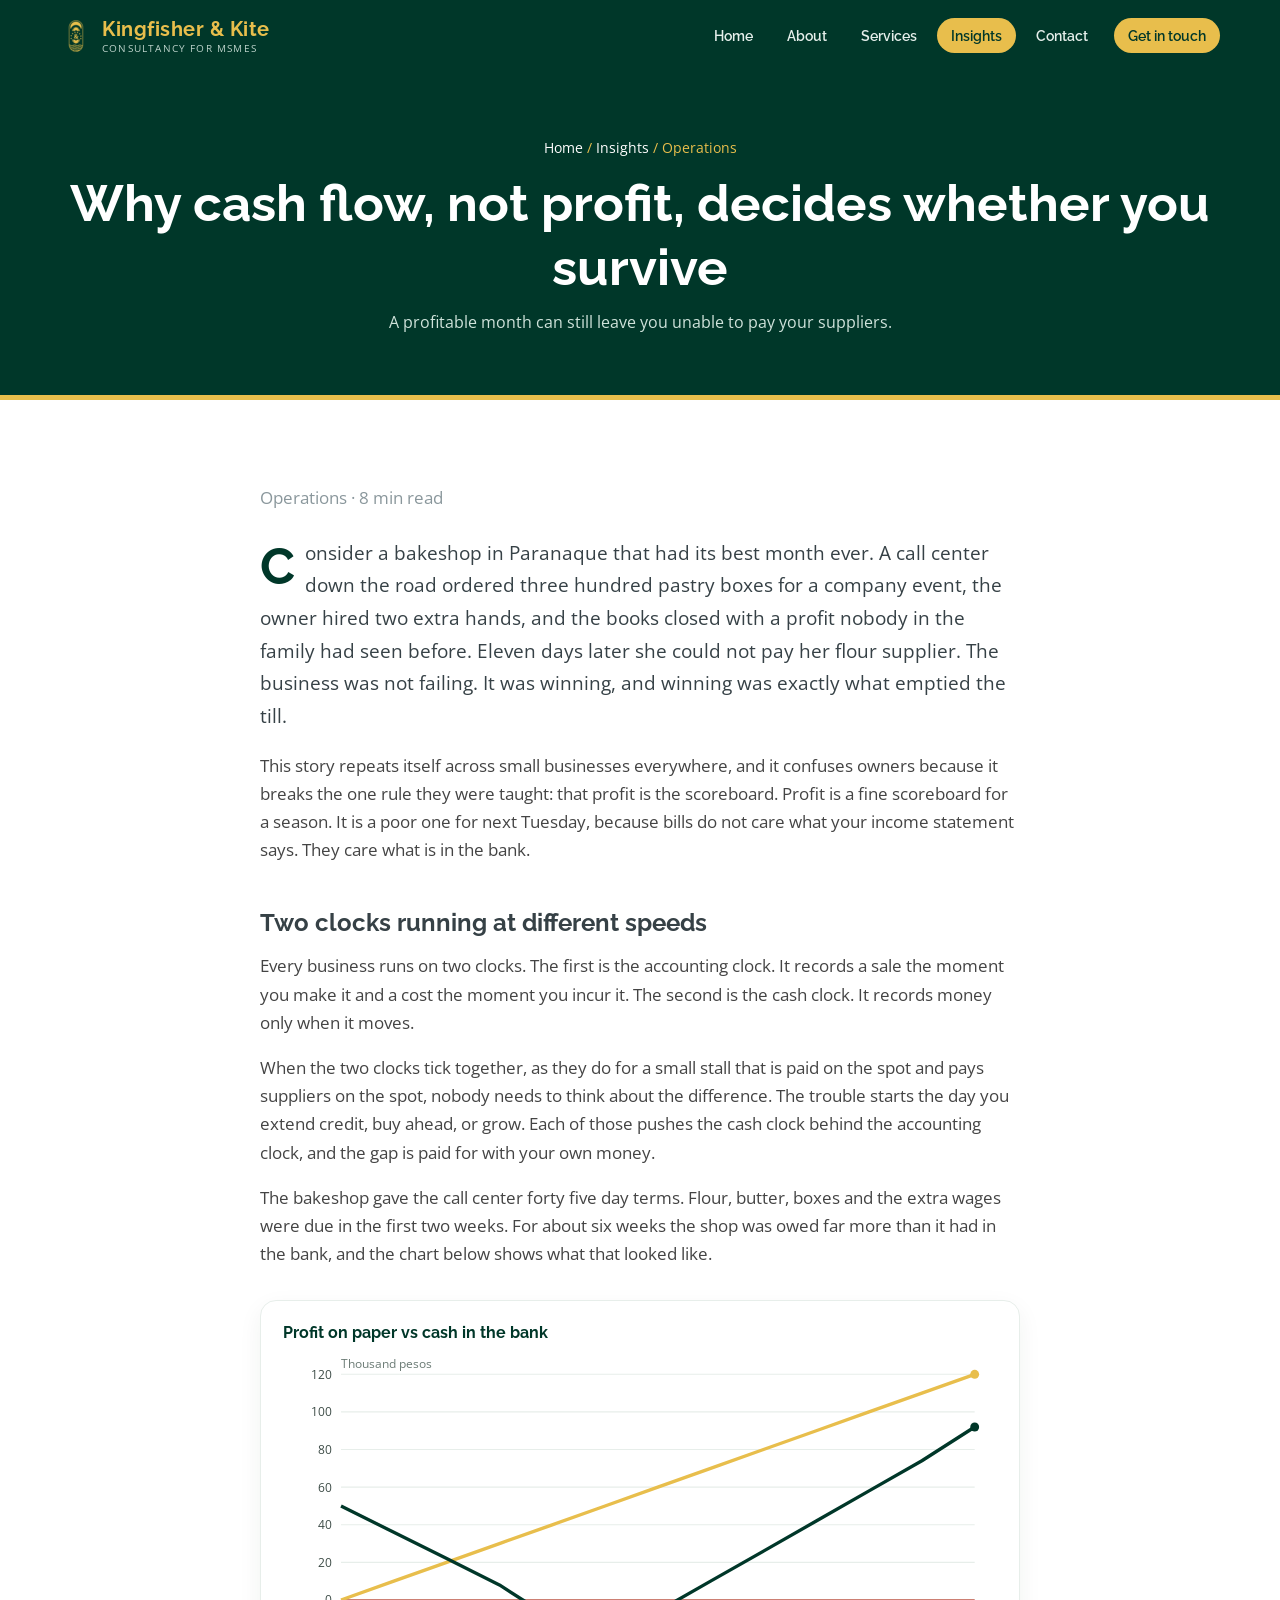
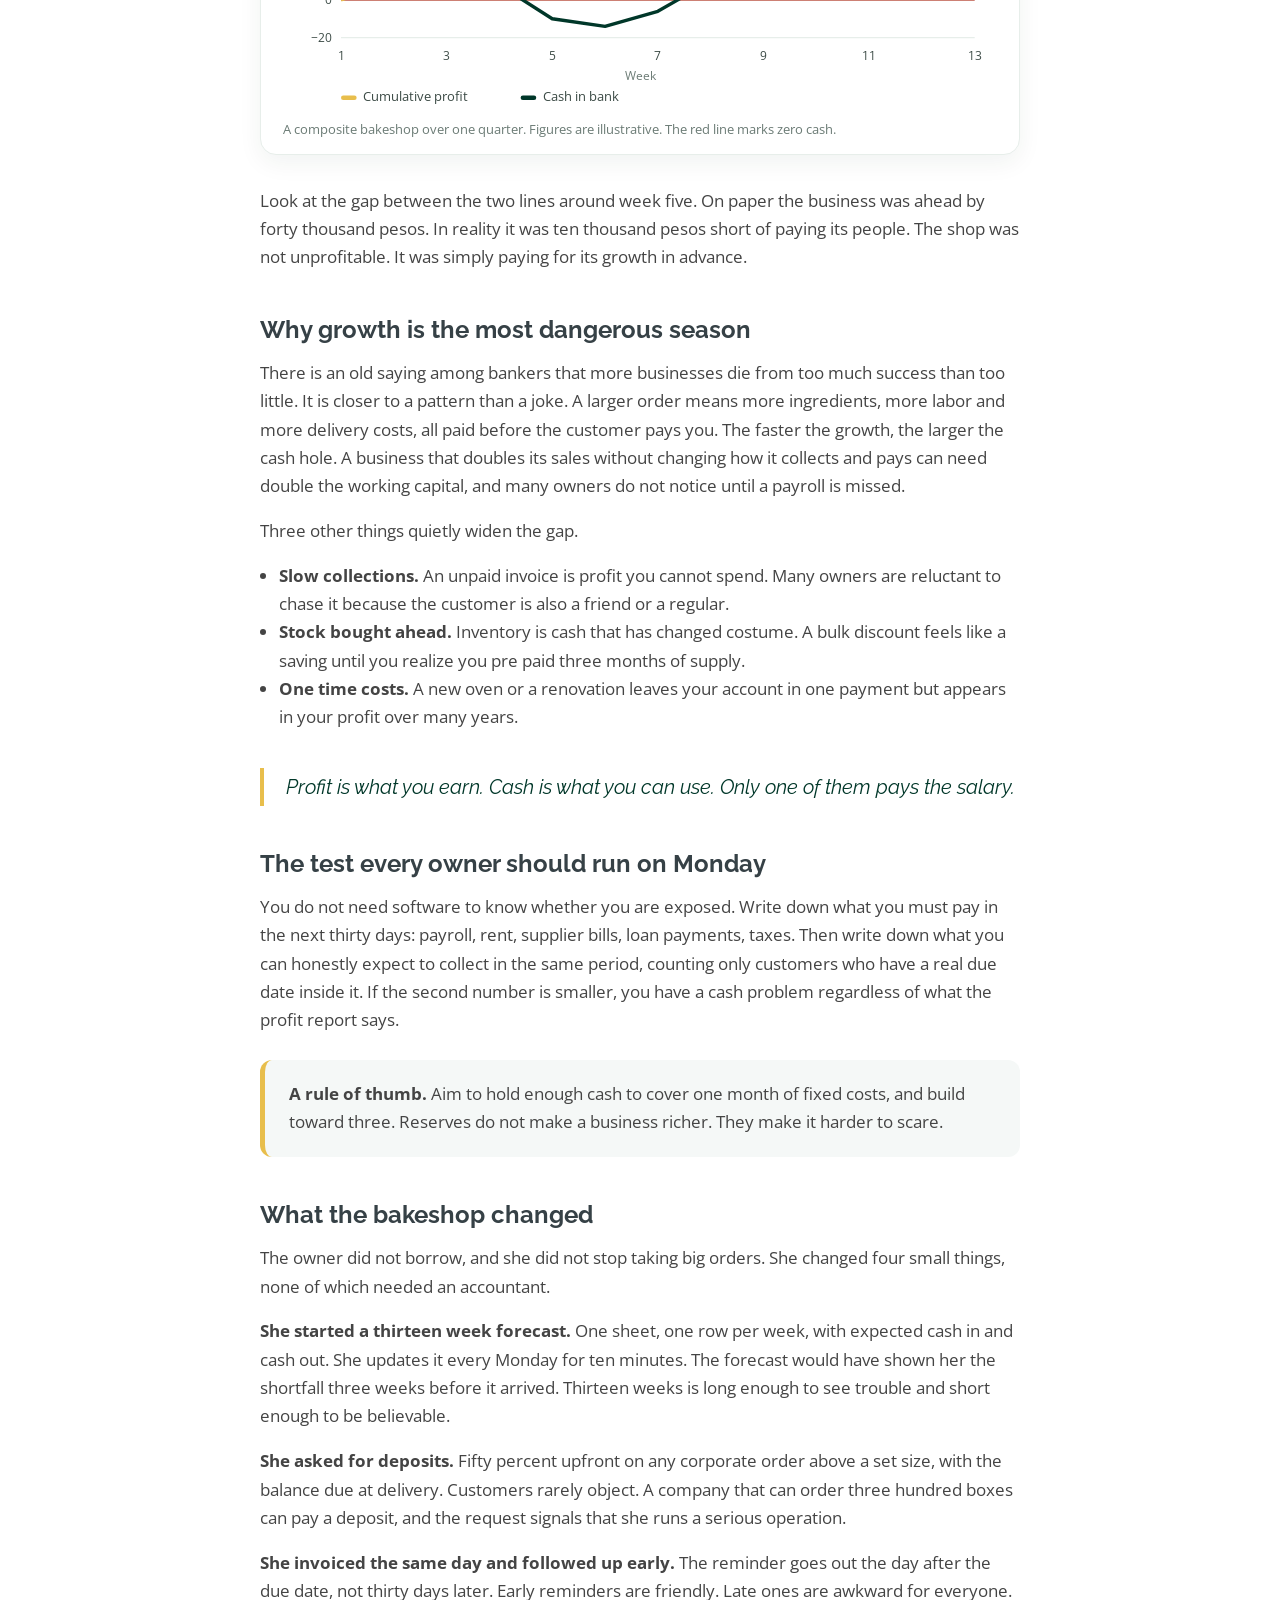
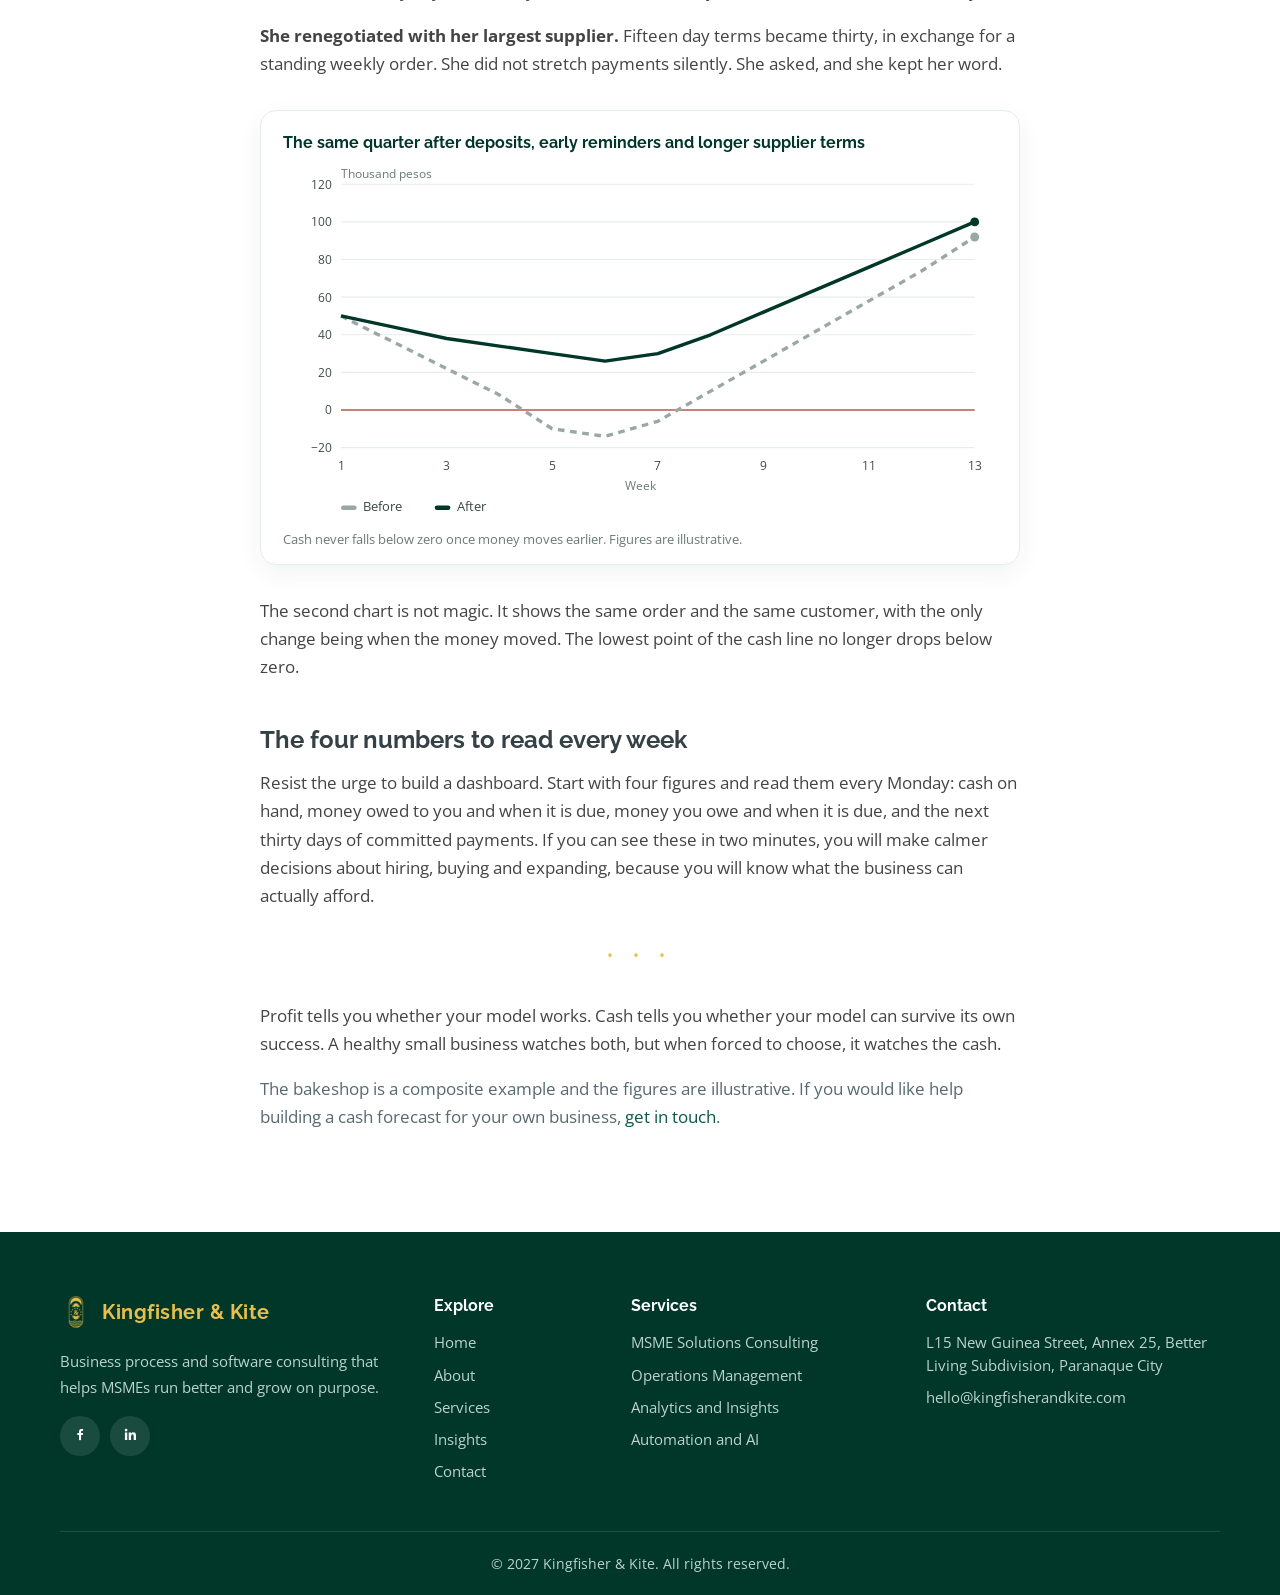
<file: article-cash-flow.html>
<!DOCTYPE html>
<html lang="en">
<head>
<meta charset="utf-8">
<meta name="viewport" content="width=device-width, initial-scale=1">
<title>Why cash flow, not profit, decides whether you survive | Kingfisher &amp; Kite</title>
<meta name="description" content="Why profitable small businesses still run out of cash, and the simple habits that prevent it.">
<meta name="theme-color" content="#003729">
<link rel="icon" href="assets/img/faviconre.png">
<link rel="preconnect" href="https://fonts.googleapis.com"><link rel="preconnect" href="https://fonts.gstatic.com" crossorigin>
<link href="https://fonts.googleapis.com/css?family=Open+Sans:400,600,700|Raleway:500,600,700|Poppins:600,700&display=swap" rel="stylesheet">
<link href="https://cdn.jsdelivr.net/npm/boxicons@2.1.4/css/boxicons.min.css" rel="stylesheet">
<link href="assets/css/style.css" rel="stylesheet">
</head>
<body>
<a class="skip" href="#main">Skip to content</a>
<header id="header"><div class="container">
  <a class="logo" href="index.html"><img src="assets/img/faviconre.png" alt=""><span>Kingfisher &amp; Kite<small>Consultancy for MSMEs</small></span></a>
  <button class="burger" aria-label="Menu" aria-expanded="false"><i class="bx bx-menu"></i></button>
  <ul class="nav">
    <li><a href="index.html">Home</a></li><li><a href="about.html">About</a></li><li><a href="services.html">Services</a></li><li><a href="insights.html">Insights</a></li><li><a href="contact.html">Contact</a></li>
    <li><a class="cta" href="contact.html">Get in touch</a></li>
  </ul>
</div></header>

<main id="main">
<section class="page-hero"><div class="container"><div class="crumbs"><a href="index.html">Home</a> / <a href="insights.html">Insights</a> / Operations</div><h1>Why cash flow, not profit, decides whether you survive</h1><p>A profitable month can still leave you unable to pay your suppliers.</p></div></section>

<section class="section"><div class="container article">
<p class="article-meta">Operations · 8 min read</p>
<p class="lead">Consider a bakeshop in Paranaque that had its best month ever. A call center down the road ordered three hundred pastry boxes for a company event, the owner hired two extra hands, and the books closed with a profit nobody in the family had seen before. Eleven days later she could not pay her flour supplier. The business was not failing. It was winning, and winning was exactly what emptied the till.</p>

<p>This story repeats itself across small businesses everywhere, and it confuses owners because it breaks the one rule they were taught: that profit is the scoreboard. Profit is a fine scoreboard for a season. It is a poor one for next Tuesday, because bills do not care what your income statement says. They care what is in the bank.</p>

<h2>Two clocks running at different speeds</h2>
<p>Every business runs on two clocks. The first is the accounting clock. It records a sale the moment you make it and a cost the moment you incur it. The second is the cash clock. It records money only when it moves.</p>
<p>When the two clocks tick together, as they do for a small stall that is paid on the spot and pays suppliers on the spot, nobody needs to think about the difference. The trouble starts the day you extend credit, buy ahead, or grow. Each of those pushes the cash clock behind the accounting clock, and the gap is paid for with your own money.</p>
<p>The bakeshop gave the call center forty five day terms. Flour, butter, boxes and the extra wages were due in the first two weeks. For about six weeks the shop was owed far more than it had in the bank, and the chart below shows what that looked like.</p>

<figure class="chart"><div class="ct">Profit on paper vs cash in the bank</div><svg viewBox="0 0 640 320" role="img" aria-label="Line chart"><line x1="52" x2="620" y1="256.0" y2="256.0" stroke="#e7eeea"/><text x="44" y="260.0" font-size="11" text-anchor="end" font-weight="400">−20</text><line x1="52" x2="620" y1="222.3" y2="222.3" stroke="#e7eeea"/><text x="44" y="226.28571428571428" font-size="11" text-anchor="end" font-weight="400">0</text><line x1="52" x2="620" y1="188.6" y2="188.6" stroke="#e7eeea"/><text x="44" y="192.57142857142858" font-size="11" text-anchor="end" font-weight="400">20</text><line x1="52" x2="620" y1="154.9" y2="154.9" stroke="#e7eeea"/><text x="44" y="158.85714285714286" font-size="11" text-anchor="end" font-weight="400">40</text><line x1="52" x2="620" y1="121.1" y2="121.1" stroke="#e7eeea"/><text x="44" y="125.14285714285714" font-size="11" text-anchor="end" font-weight="400">60</text><line x1="52" x2="620" y1="87.4" y2="87.4" stroke="#e7eeea"/><text x="44" y="91.42857142857143" font-size="11" text-anchor="end" font-weight="400">80</text><line x1="52" x2="620" y1="53.7" y2="53.7" stroke="#e7eeea"/><text x="44" y="57.714285714285715" font-size="11" text-anchor="end" font-weight="400">100</text><line x1="52" x2="620" y1="20.0" y2="20.0" stroke="#e7eeea"/><text x="44" y="24.0" font-size="11" text-anchor="end" font-weight="400">120</text><line x1="52" x2="620" y1="222.3" y2="222.3" stroke="#c0584a" stroke-width="1.5"/><text x="52.0" y="276" font-size="11" text-anchor="middle" font-weight="400">1</text><text x="146.66666666666669" y="276" font-size="11" text-anchor="middle" font-weight="400">3</text><text x="241.33333333333334" y="276" font-size="11" text-anchor="middle" font-weight="400">5</text><text x="336.0" y="276" font-size="11" text-anchor="middle" font-weight="400">7</text><text x="430.6666666666667" y="276" font-size="11" text-anchor="middle" font-weight="400">9</text><text x="525.3333333333333" y="276" font-size="11" text-anchor="middle" font-weight="400">11</text><text x="620.0" y="276" font-size="11" text-anchor="middle" font-weight="400">13</text><polyline points="52.0,222.3 99.3,205.4 146.7,188.6 194.0,171.7 241.3,154.9 288.7,138.0 336.0,121.1 383.3,104.3 430.7,87.4 478.0,70.6 525.3,53.7 572.7,36.9 620.0,20.0" fill="none" stroke="#E8BE4C" stroke-width="3" stroke-linejoin="round"/><circle cx="620.0" cy="20.0" r="4" fill="#E8BE4C"/><polyline points="52.0,138.0 99.3,161.6 146.7,185.2 194.0,208.8 241.3,239.1 288.7,245.9 336.0,232.4 383.3,205.4 430.7,178.5 478.0,151.5 525.3,124.5 572.7,97.5 620.0,67.2" fill="none" stroke="#003729" stroke-width="3" stroke-linejoin="round"/><circle cx="620.0" cy="67.2" r="4" fill="#003729"/><text x="52" y="14" font-size="11" text-anchor="start" font-weight="400" style="fill:#6b7b75">Thousand pesos</text><rect x="52" y="308" width="14" height="4" rx="2" fill="#E8BE4C"/><text x="72" y="313" font-size="12" text-anchor="start" font-weight="400">Cumulative profit</text><rect x="213" y="308" width="14" height="4" rx="2" fill="#003729"/><text x="233" y="313" font-size="12" text-anchor="start" font-weight="400">Cash in bank</text><text x="320.0" y="294" font-size="11" text-anchor="middle" font-weight="400" style="fill:#6b7b75">Week</text></svg><figcaption>A composite bakeshop over one quarter. Figures are illustrative. The red line marks zero cash.</figcaption></figure>

<p>Look at the gap between the two lines around week five. On paper the business was ahead by forty thousand pesos. In reality it was ten thousand pesos short of paying its people. The shop was not unprofitable. It was simply paying for its growth in advance.</p>

<h2>Why growth is the most dangerous season</h2>
<p>There is an old saying among bankers that more businesses die from too much success than too little. It is closer to a pattern than a joke. A larger order means more ingredients, more labor and more delivery costs, all paid before the customer pays you. The faster the growth, the larger the cash hole. A business that doubles its sales without changing how it collects and pays can need double the working capital, and many owners do not notice until a payroll is missed.</p>
<p>Three other things quietly widen the gap.</p>
<ul>
<li><strong>Slow collections.</strong> An unpaid invoice is profit you cannot spend. Many owners are reluctant to chase it because the customer is also a friend or a regular.</li>
<li><strong>Stock bought ahead.</strong> Inventory is cash that has changed costume. A bulk discount feels like a saving until you realize you pre paid three months of supply.</li>
<li><strong>One time costs.</strong> A new oven or a renovation leaves your account in one payment but appears in your profit over many years.</li>
</ul>

<blockquote>Profit is what you earn. Cash is what you can use. Only one of them pays the salary.</blockquote>

<h2>The test every owner should run on Monday</h2>
<p>You do not need software to know whether you are exposed. Write down what you must pay in the next thirty days: payroll, rent, supplier bills, loan payments, taxes. Then write down what you can honestly expect to collect in the same period, counting only customers who have a real due date inside it. If the second number is smaller, you have a cash problem regardless of what the profit report says.</p>
<div class="callout"><p><strong>A rule of thumb.</strong> Aim to hold enough cash to cover one month of fixed costs, and build toward three. Reserves do not make a business richer. They make it harder to scare.</p></div>

<h2>What the bakeshop changed</h2>
<p>The owner did not borrow, and she did not stop taking big orders. She changed four small things, none of which needed an accountant.</p>
<p><strong>She started a thirteen week forecast.</strong> One sheet, one row per week, with expected cash in and cash out. She updates it every Monday for ten minutes. The forecast would have shown her the shortfall three weeks before it arrived. Thirteen weeks is long enough to see trouble and short enough to be believable.</p>
<p><strong>She asked for deposits.</strong> Fifty percent upfront on any corporate order above a set size, with the balance due at delivery. Customers rarely object. A company that can order three hundred boxes can pay a deposit, and the request signals that she runs a serious operation.</p>
<p><strong>She invoiced the same day and followed up early.</strong> The reminder goes out the day after the due date, not thirty days later. Early reminders are friendly. Late ones are awkward for everyone.</p>
<p><strong>She renegotiated with her largest supplier.</strong> Fifteen day terms became thirty, in exchange for a standing weekly order. She did not stretch payments silently. She asked, and she kept her word.</p>

<figure class="chart"><div class="ct">The same quarter after deposits, early reminders and longer supplier terms</div><svg viewBox="0 0 640 320" role="img" aria-label="Line chart"><line x1="52" x2="620" y1="256.0" y2="256.0" stroke="#e7eeea"/><text x="44" y="260.0" font-size="11" text-anchor="end" font-weight="400">−20</text><line x1="52" x2="620" y1="222.3" y2="222.3" stroke="#e7eeea"/><text x="44" y="226.28571428571428" font-size="11" text-anchor="end" font-weight="400">0</text><line x1="52" x2="620" y1="188.6" y2="188.6" stroke="#e7eeea"/><text x="44" y="192.57142857142858" font-size="11" text-anchor="end" font-weight="400">20</text><line x1="52" x2="620" y1="154.9" y2="154.9" stroke="#e7eeea"/><text x="44" y="158.85714285714286" font-size="11" text-anchor="end" font-weight="400">40</text><line x1="52" x2="620" y1="121.1" y2="121.1" stroke="#e7eeea"/><text x="44" y="125.14285714285714" font-size="11" text-anchor="end" font-weight="400">60</text><line x1="52" x2="620" y1="87.4" y2="87.4" stroke="#e7eeea"/><text x="44" y="91.42857142857143" font-size="11" text-anchor="end" font-weight="400">80</text><line x1="52" x2="620" y1="53.7" y2="53.7" stroke="#e7eeea"/><text x="44" y="57.714285714285715" font-size="11" text-anchor="end" font-weight="400">100</text><line x1="52" x2="620" y1="20.0" y2="20.0" stroke="#e7eeea"/><text x="44" y="24.0" font-size="11" text-anchor="end" font-weight="400">120</text><line x1="52" x2="620" y1="222.3" y2="222.3" stroke="#c0584a" stroke-width="1.5"/><text x="52.0" y="276" font-size="11" text-anchor="middle" font-weight="400">1</text><text x="146.66666666666669" y="276" font-size="11" text-anchor="middle" font-weight="400">3</text><text x="241.33333333333334" y="276" font-size="11" text-anchor="middle" font-weight="400">5</text><text x="336.0" y="276" font-size="11" text-anchor="middle" font-weight="400">7</text><text x="430.6666666666667" y="276" font-size="11" text-anchor="middle" font-weight="400">9</text><text x="525.3333333333333" y="276" font-size="11" text-anchor="middle" font-weight="400">11</text><text x="620.0" y="276" font-size="11" text-anchor="middle" font-weight="400">13</text><polyline points="52.0,138.0 99.3,161.6 146.7,185.2 194.0,208.8 241.3,239.1 288.7,245.9 336.0,232.4 383.3,205.4 430.7,178.5 478.0,151.5 525.3,124.5 572.7,97.5 620.0,67.2" fill="none" stroke="#9aa8a3" stroke-width="3" stroke-linejoin="round" stroke-dasharray="6 5"/><circle cx="620.0" cy="67.2" r="4" fill="#9aa8a3"/><polyline points="52.0,138.0 99.3,148.1 146.7,158.2 194.0,165.0 241.3,171.7 288.7,178.5 336.0,171.7 383.3,154.9 430.7,134.6 478.0,114.4 525.3,94.2 572.7,73.9 620.0,53.7" fill="none" stroke="#003729" stroke-width="3" stroke-linejoin="round"/><circle cx="620.0" cy="53.7" r="4" fill="#003729"/><text x="52" y="14" font-size="11" text-anchor="start" font-weight="400" style="fill:#6b7b75">Thousand pesos</text><rect x="52" y="308" width="14" height="4" rx="2" fill="#9aa8a3"/><text x="72" y="313" font-size="12" text-anchor="start" font-weight="400">Before</text><rect x="136" y="308" width="14" height="4" rx="2" fill="#003729"/><text x="156" y="313" font-size="12" text-anchor="start" font-weight="400">After</text><text x="320.0" y="294" font-size="11" text-anchor="middle" font-weight="400" style="fill:#6b7b75">Week</text></svg><figcaption>Cash never falls below zero once money moves earlier. Figures are illustrative.</figcaption></figure>

<p>The second chart is not magic. It shows the same order and the same customer, with the only change being when the money moved. The lowest point of the cash line no longer drops below zero.</p>

<h2>The four numbers to read every week</h2>
<p>Resist the urge to build a dashboard. Start with four figures and read them every Monday: cash on hand, money owed to you and when it is due, money you owe and when it is due, and the next thirty days of committed payments. If you can see these in two minutes, you will make calmer decisions about hiring, buying and expanding, because you will know what the business can actually afford.</p>
<hr>
<p>Profit tells you whether your model works. Cash tells you whether your model can survive its own success. A healthy small business watches both, but when forced to choose, it watches the cash.</p>
<p class="table-note">The bakeshop is a composite example and the figures are illustrative. If you would like help building a cash forecast for your own business, <a href="contact.html">get in touch</a>.</p>
</div></section>
</main>

<footer><div class="container">
  <div class="grid">
    <div><a class="logo" href="index.html"><img src="assets/img/faviconre.png" alt=""><span>Kingfisher &amp; Kite</span></a>
      <p style="margin-top:14px">Business process and software consulting that helps MSMEs run better and grow on purpose.</p>
      <div class="social"><a href="https://www.facebook.com/kingfisherandkite" aria-label="Facebook" target="_blank" rel="noopener"><i class="bx bxl-facebook"></i></a><a href="https://www.linkedin.com/company/kingfisherandkite" aria-label="LinkedIn" target="_blank" rel="noopener"><i class="bx bxl-linkedin"></i></a></div></div>
    <div><h4>Explore</h4><ul><li><a href="index.html">Home</a></li><li><a href="about.html">About</a></li><li><a href="services.html">Services</a></li><li><a href="insights.html">Insights</a></li><li><a href="contact.html">Contact</a></li></ul></div>
    <div><h4>Services</h4><ul><li><a href="services.html#consulting">MSME Solutions Consulting</a></li><li><a href="services.html#operations">Operations Management</a></li><li><a href="services.html#analytics">Analytics and Insights</a></li><li><a href="services.html#automation">Automation and AI</a></li></ul></div>
    <div><h4>Contact</h4><ul><li>L15 New Guinea Street, Annex 25, Better Living Subdivision, Paranaque City</li><li><a href="mailto:hello@kingfisherandkite.com">hello@kingfisherandkite.com</a></li></ul></div>
  </div>
  <div class="copy">&copy; 2027 Kingfisher &amp; Kite. All rights reserved.</div>
</div></footer>
<button class="totop" aria-label="Back to top">↑</button>
<script src="assets/js/main.js"></script>
</body>
</html>
</file>
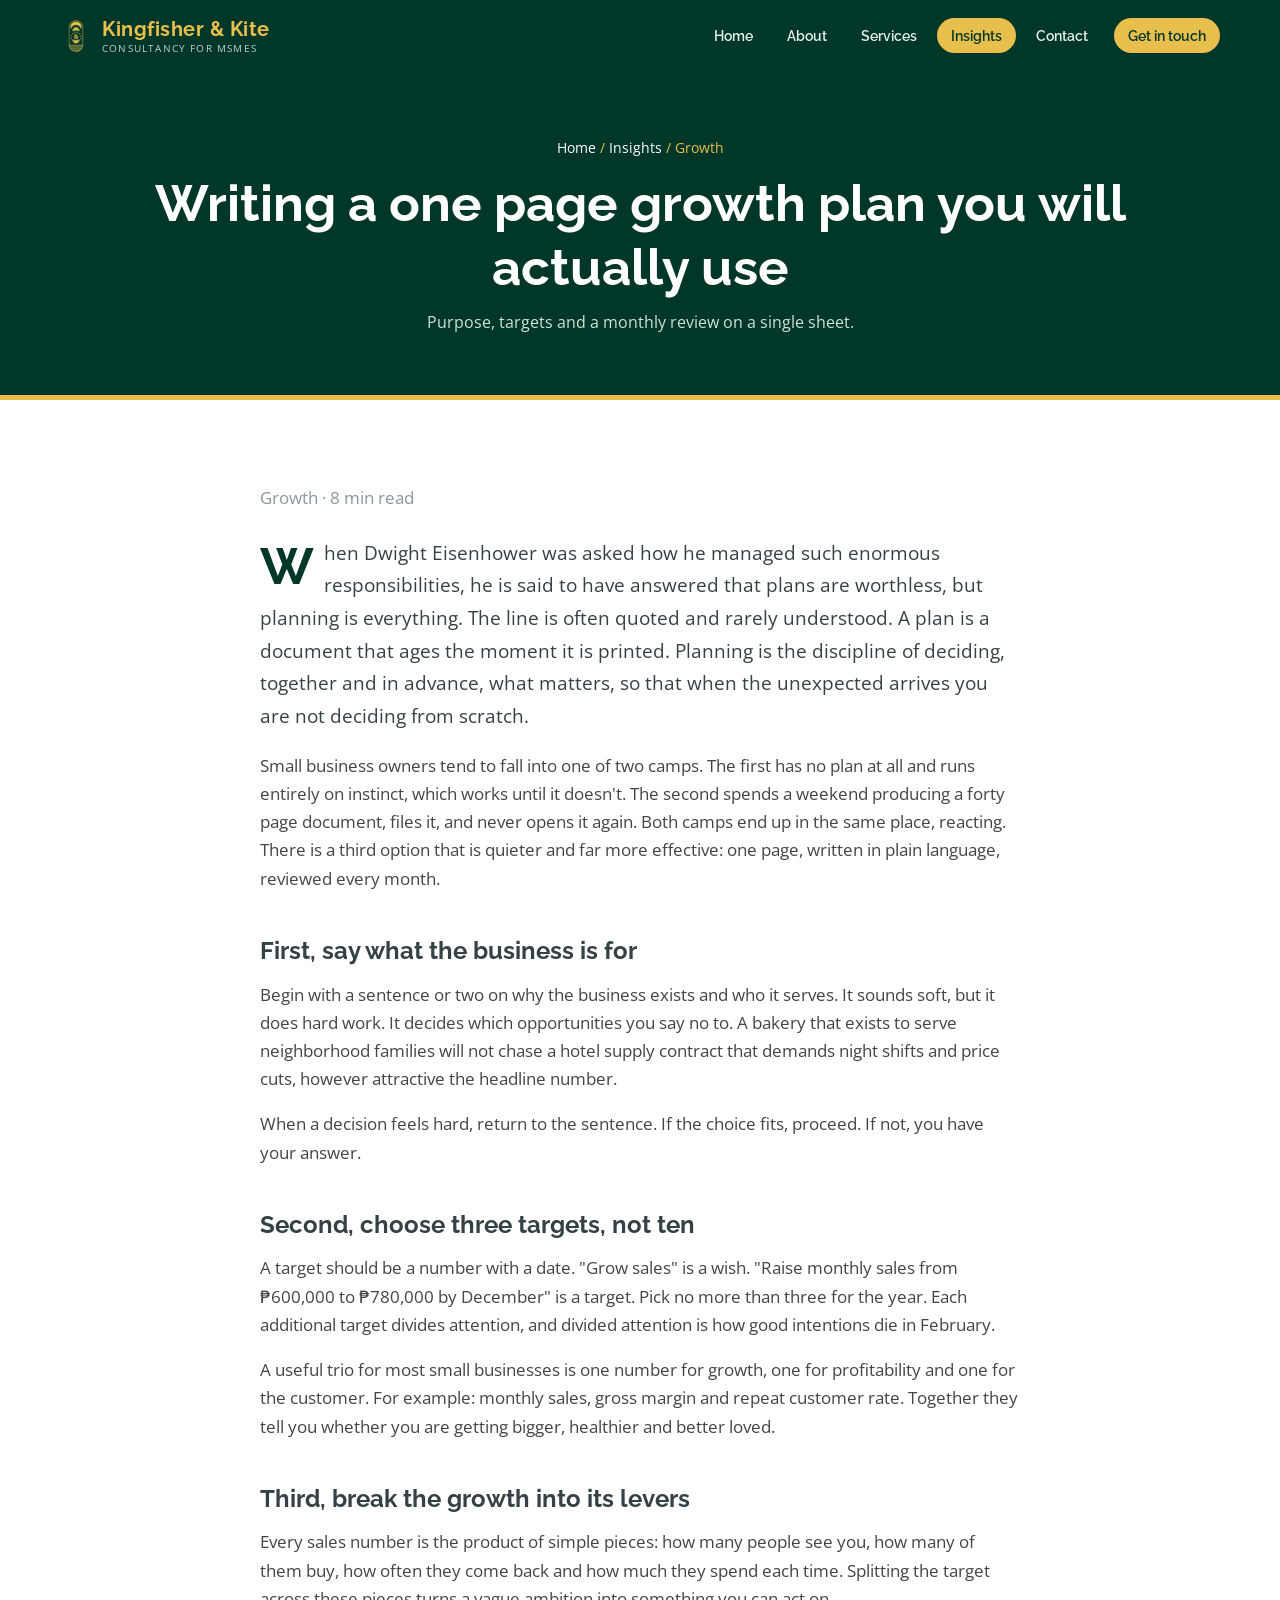
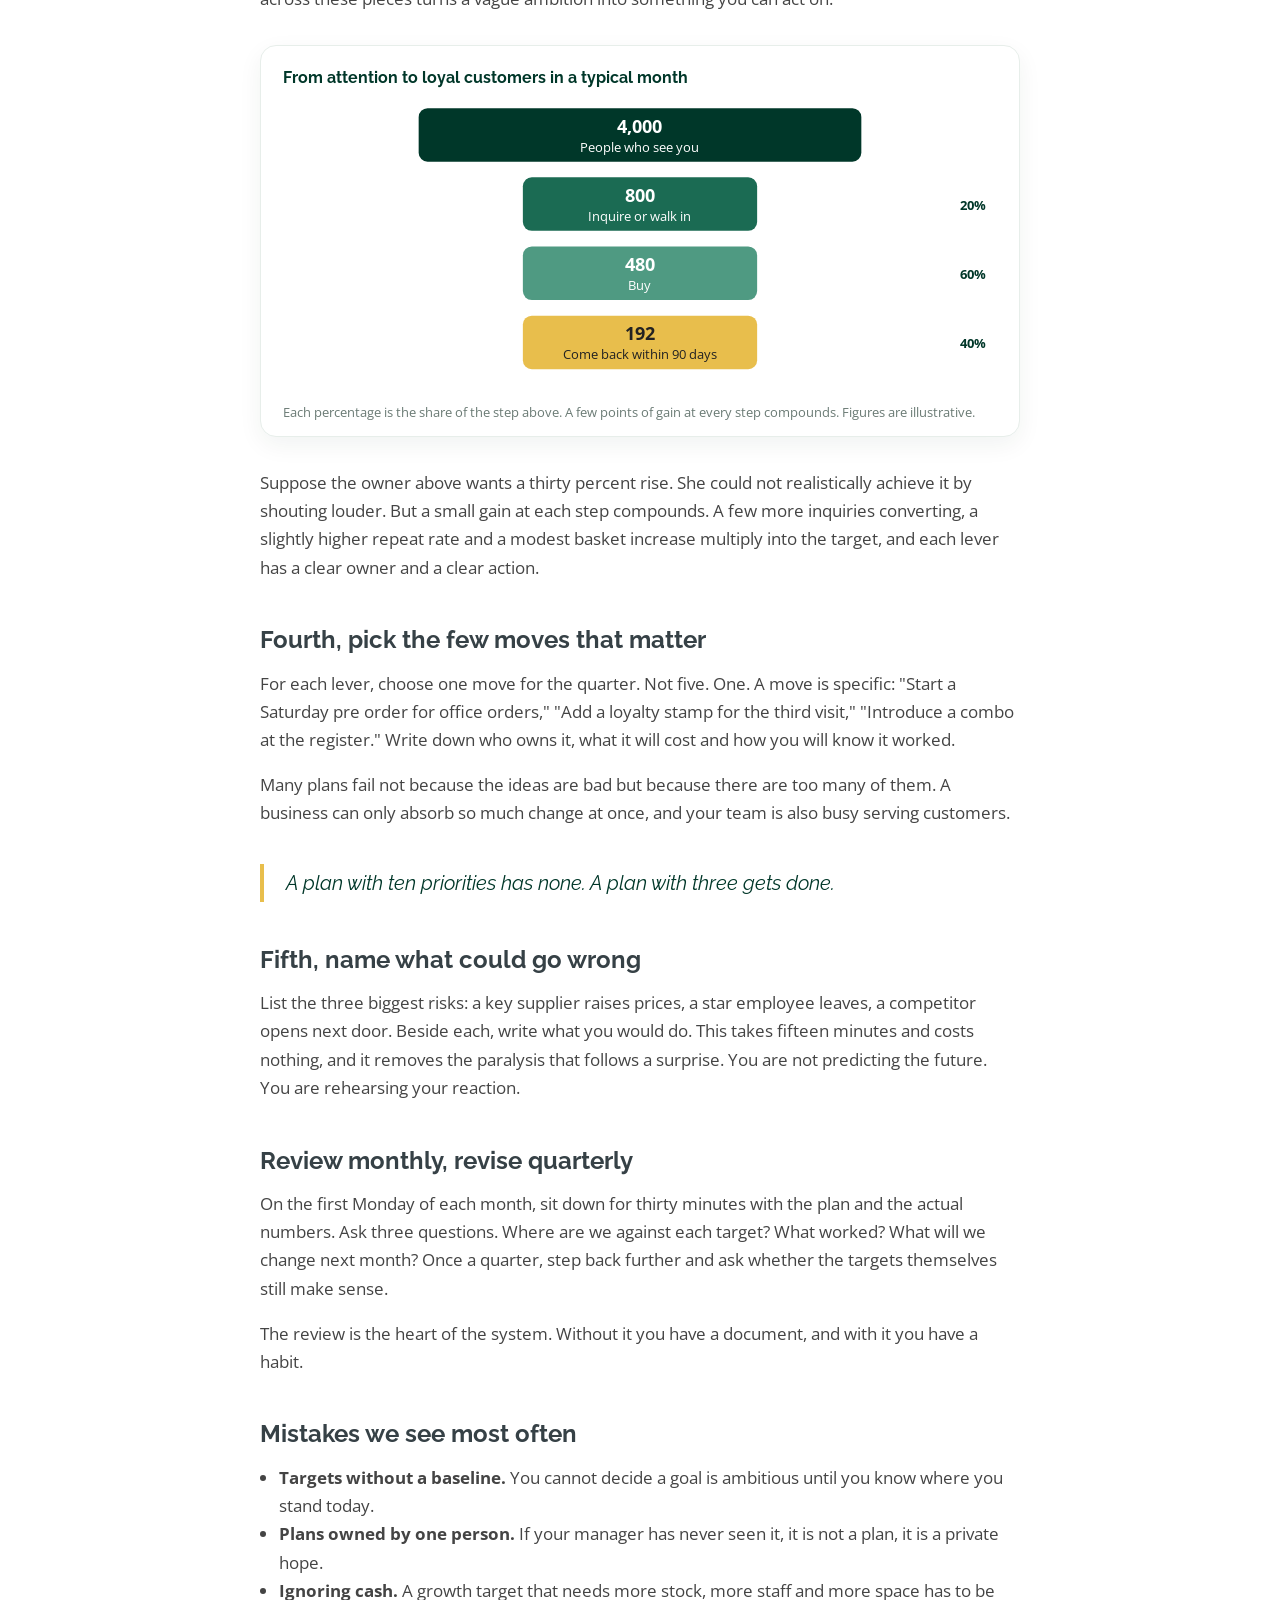
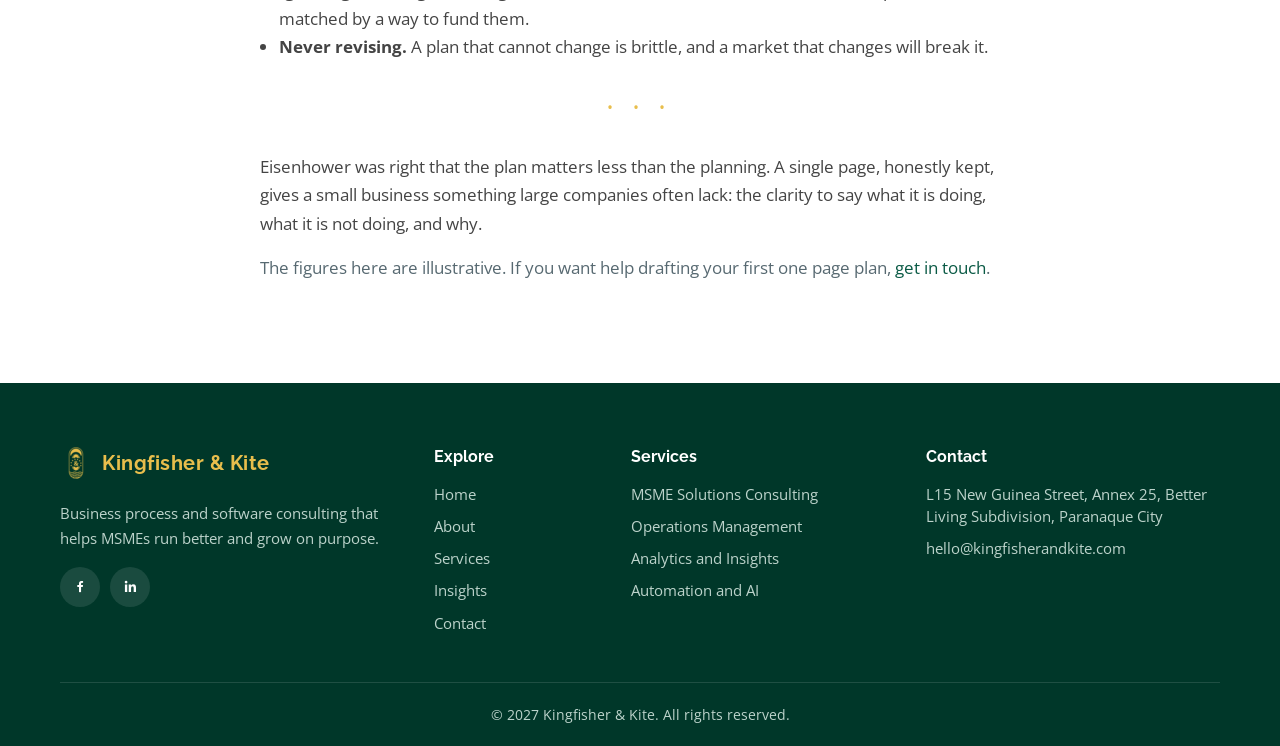
<file: article-growth-plan.html>
<!DOCTYPE html>
<html lang="en">
<head>
<meta charset="utf-8">
<meta name="viewport" content="width=device-width, initial-scale=1">
<title>Writing a one page growth plan you will actually use | Kingfisher &amp; Kite</title>
<meta name="description" content="A simple one page growth plan for small businesses: purpose, targets, priorities and a monthly review.">
<meta name="theme-color" content="#003729">
<link rel="icon" href="assets/img/faviconre.png">
<link rel="preconnect" href="https://fonts.googleapis.com"><link rel="preconnect" href="https://fonts.gstatic.com" crossorigin>
<link href="https://fonts.googleapis.com/css?family=Open+Sans:400,600,700|Raleway:500,600,700|Poppins:600,700&display=swap" rel="stylesheet">
<link href="https://cdn.jsdelivr.net/npm/boxicons@2.1.4/css/boxicons.min.css" rel="stylesheet">
<link href="assets/css/style.css" rel="stylesheet">
</head>
<body>
<a class="skip" href="#main">Skip to content</a>
<header id="header"><div class="container">
  <a class="logo" href="index.html"><img src="assets/img/faviconre.png" alt=""><span>Kingfisher &amp; Kite<small>Consultancy for MSMEs</small></span></a>
  <button class="burger" aria-label="Menu" aria-expanded="false"><i class="bx bx-menu"></i></button>
  <ul class="nav">
    <li><a href="index.html">Home</a></li><li><a href="about.html">About</a></li><li><a href="services.html">Services</a></li><li><a href="insights.html">Insights</a></li><li><a href="contact.html">Contact</a></li>
    <li><a class="cta" href="contact.html">Get in touch</a></li>
  </ul>
</div></header>

<main id="main">
<section class="page-hero"><div class="container"><div class="crumbs"><a href="index.html">Home</a> / <a href="insights.html">Insights</a> / Growth</div><h1>Writing a one page growth plan you will actually use</h1><p>Purpose, targets and a monthly review on a single sheet.</p></div></section>

<section class="section"><div class="container article">
<p class="article-meta">Growth · 8 min read</p>
<p class="lead">When Dwight Eisenhower was asked how he managed such enormous responsibilities, he is said to have answered that plans are worthless, but planning is everything. The line is often quoted and rarely understood. A plan is a document that ages the moment it is printed. Planning is the discipline of deciding, together and in advance, what matters, so that when the unexpected arrives you are not deciding from scratch.</p>

<p>Small business owners tend to fall into one of two camps. The first has no plan at all and runs entirely on instinct, which works until it doesn't. The second spends a weekend producing a forty page document, files it, and never opens it again. Both camps end up in the same place, reacting. There is a third option that is quieter and far more effective: one page, written in plain language, reviewed every month.</p>

<h2>First, say what the business is for</h2>
<p>Begin with a sentence or two on why the business exists and who it serves. It sounds soft, but it does hard work. It decides which opportunities you say no to. A bakery that exists to serve neighborhood families will not chase a hotel supply contract that demands night shifts and price cuts, however attractive the headline number.</p>
<p>When a decision feels hard, return to the sentence. If the choice fits, proceed. If not, you have your answer.</p>

<h2>Second, choose three targets, not ten</h2>
<p>A target should be a number with a date. "Grow sales" is a wish. "Raise monthly sales from ₱600,000 to ₱780,000 by December" is a target. Pick no more than three for the year. Each additional target divides attention, and divided attention is how good intentions die in February.</p>
<p>A useful trio for most small businesses is one number for growth, one for profitability and one for the customer. For example: monthly sales, gross margin and repeat customer rate. Together they tell you whether you are getting bigger, healthier and better loved.</p>

<h2>Third, break the growth into its levers</h2>
<p>Every sales number is the product of simple pieces: how many people see you, how many of them buy, how often they come back and how much they spend each time. Splitting the target across these pieces turns a vague ambition into something you can act on.</p>

<figure class="chart"><div class="ct">From attention to loyal customers in a typical month</div><svg viewBox="0 0 640 264" role="img" aria-label="Customer funnel"><rect x="121.6" y="10" width="396.8" height="48" rx="8" fill="#003729"/><text x="320.0" y="32" font-size="16" text-anchor="middle" font-weight="700" style="fill:#fff">4,000</text><text x="320.0" y="49" font-size="11.5" text-anchor="middle" font-weight="400" style="fill:#fff">People who see you</text><rect x="215.0" y="72" width="210.0" height="48" rx="8" fill="#1b6b53"/><text x="320.0" y="94" font-size="16" text-anchor="middle" font-weight="700" style="fill:#fff">800</text><text x="320.0" y="111" font-size="11.5" text-anchor="middle" font-weight="400" style="fill:#fff">Inquire or walk in</text><text x="630" y="101" font-size="12" text-anchor="end" font-weight="700" style="fill:#003729">20%</text><rect x="215.0" y="134" width="210.0" height="48" rx="8" fill="#4f9a82"/><text x="320.0" y="156" font-size="16" text-anchor="middle" font-weight="700" style="fill:#fff">480</text><text x="320.0" y="173" font-size="11.5" text-anchor="middle" font-weight="400" style="fill:#fff">Buy</text><text x="630" y="163" font-size="12" text-anchor="end" font-weight="700" style="fill:#003729">60%</text><rect x="215.0" y="196" width="210.0" height="48" rx="8" fill="#E8BE4C"/><text x="320.0" y="218" font-size="16" text-anchor="middle" font-weight="700" style="fill:#222">192</text><text x="320.0" y="235" font-size="11.5" text-anchor="middle" font-weight="400" style="fill:#222">Come back within 90 days</text><text x="630" y="225" font-size="12" text-anchor="end" font-weight="700" style="fill:#003729">40%</text></svg><figcaption>Each percentage is the share of the step above. A few points of gain at every step compounds. Figures are illustrative.</figcaption></figure>

<p>Suppose the owner above wants a thirty percent rise. She could not realistically achieve it by shouting louder. But a small gain at each step compounds. A few more inquiries converting, a slightly higher repeat rate and a modest basket increase multiply into the target, and each lever has a clear owner and a clear action.</p>

<h2>Fourth, pick the few moves that matter</h2>
<p>For each lever, choose one move for the quarter. Not five. One. A move is specific: "Start a Saturday pre order for office orders," "Add a loyalty stamp for the third visit," "Introduce a combo at the register." Write down who owns it, what it will cost and how you will know it worked.</p>
<p>Many plans fail not because the ideas are bad but because there are too many of them. A business can only absorb so much change at once, and your team is also busy serving customers.</p>

<blockquote>A plan with ten priorities has none. A plan with three gets done.</blockquote>

<h2>Fifth, name what could go wrong</h2>
<p>List the three biggest risks: a key supplier raises prices, a star employee leaves, a competitor opens next door. Beside each, write what you would do. This takes fifteen minutes and costs nothing, and it removes the paralysis that follows a surprise. You are not predicting the future. You are rehearsing your reaction.</p>

<h2>Review monthly, revise quarterly</h2>
<p>On the first Monday of each month, sit down for thirty minutes with the plan and the actual numbers. Ask three questions. Where are we against each target? What worked? What will we change next month? Once a quarter, step back further and ask whether the targets themselves still make sense.</p>
<p>The review is the heart of the system. Without it you have a document, and with it you have a habit.</p>

<h2>Mistakes we see most often</h2>
<ul>
<li><strong>Targets without a baseline.</strong> You cannot decide a goal is ambitious until you know where you stand today.</li>
<li><strong>Plans owned by one person.</strong> If your manager has never seen it, it is not a plan, it is a private hope.</li>
<li><strong>Ignoring cash.</strong> A growth target that needs more stock, more staff and more space has to be matched by a way to fund them.</li>
<li><strong>Never revising.</strong> A plan that cannot change is brittle, and a market that changes will break it.</li>
</ul>
<hr>
<p>Eisenhower was right that the plan matters less than the planning. A single page, honestly kept, gives a small business something large companies often lack: the clarity to say what it is doing, what it is not doing, and why.</p>
<p class="table-note">The figures here are illustrative. If you want help drafting your first one page plan, <a href="contact.html">get in touch</a>.</p>
</div></section>
</main>

<footer><div class="container">
  <div class="grid">
    <div><a class="logo" href="index.html"><img src="assets/img/faviconre.png" alt=""><span>Kingfisher &amp; Kite</span></a>
      <p style="margin-top:14px">Business process and software consulting that helps MSMEs run better and grow on purpose.</p>
      <div class="social"><a href="https://www.facebook.com/kingfisherandkite" aria-label="Facebook" target="_blank" rel="noopener"><i class="bx bxl-facebook"></i></a><a href="https://www.linkedin.com/company/kingfisherandkite" aria-label="LinkedIn" target="_blank" rel="noopener"><i class="bx bxl-linkedin"></i></a></div></div>
    <div><h4>Explore</h4><ul><li><a href="index.html">Home</a></li><li><a href="about.html">About</a></li><li><a href="services.html">Services</a></li><li><a href="insights.html">Insights</a></li><li><a href="contact.html">Contact</a></li></ul></div>
    <div><h4>Services</h4><ul><li><a href="services.html#consulting">MSME Solutions Consulting</a></li><li><a href="services.html#operations">Operations Management</a></li><li><a href="services.html#analytics">Analytics and Insights</a></li><li><a href="services.html#automation">Automation and AI</a></li></ul></div>
    <div><h4>Contact</h4><ul><li>L15 New Guinea Street, Annex 25, Better Living Subdivision, Paranaque City</li><li><a href="mailto:hello@kingfisherandkite.com">hello@kingfisherandkite.com</a></li></ul></div>
  </div>
  <div class="copy">&copy; 2027 Kingfisher &amp; Kite. All rights reserved.</div>
</div></footer>
<button class="totop" aria-label="Back to top">↑</button>
<script src="assets/js/main.js"></script>
</body>
</html>
</file>
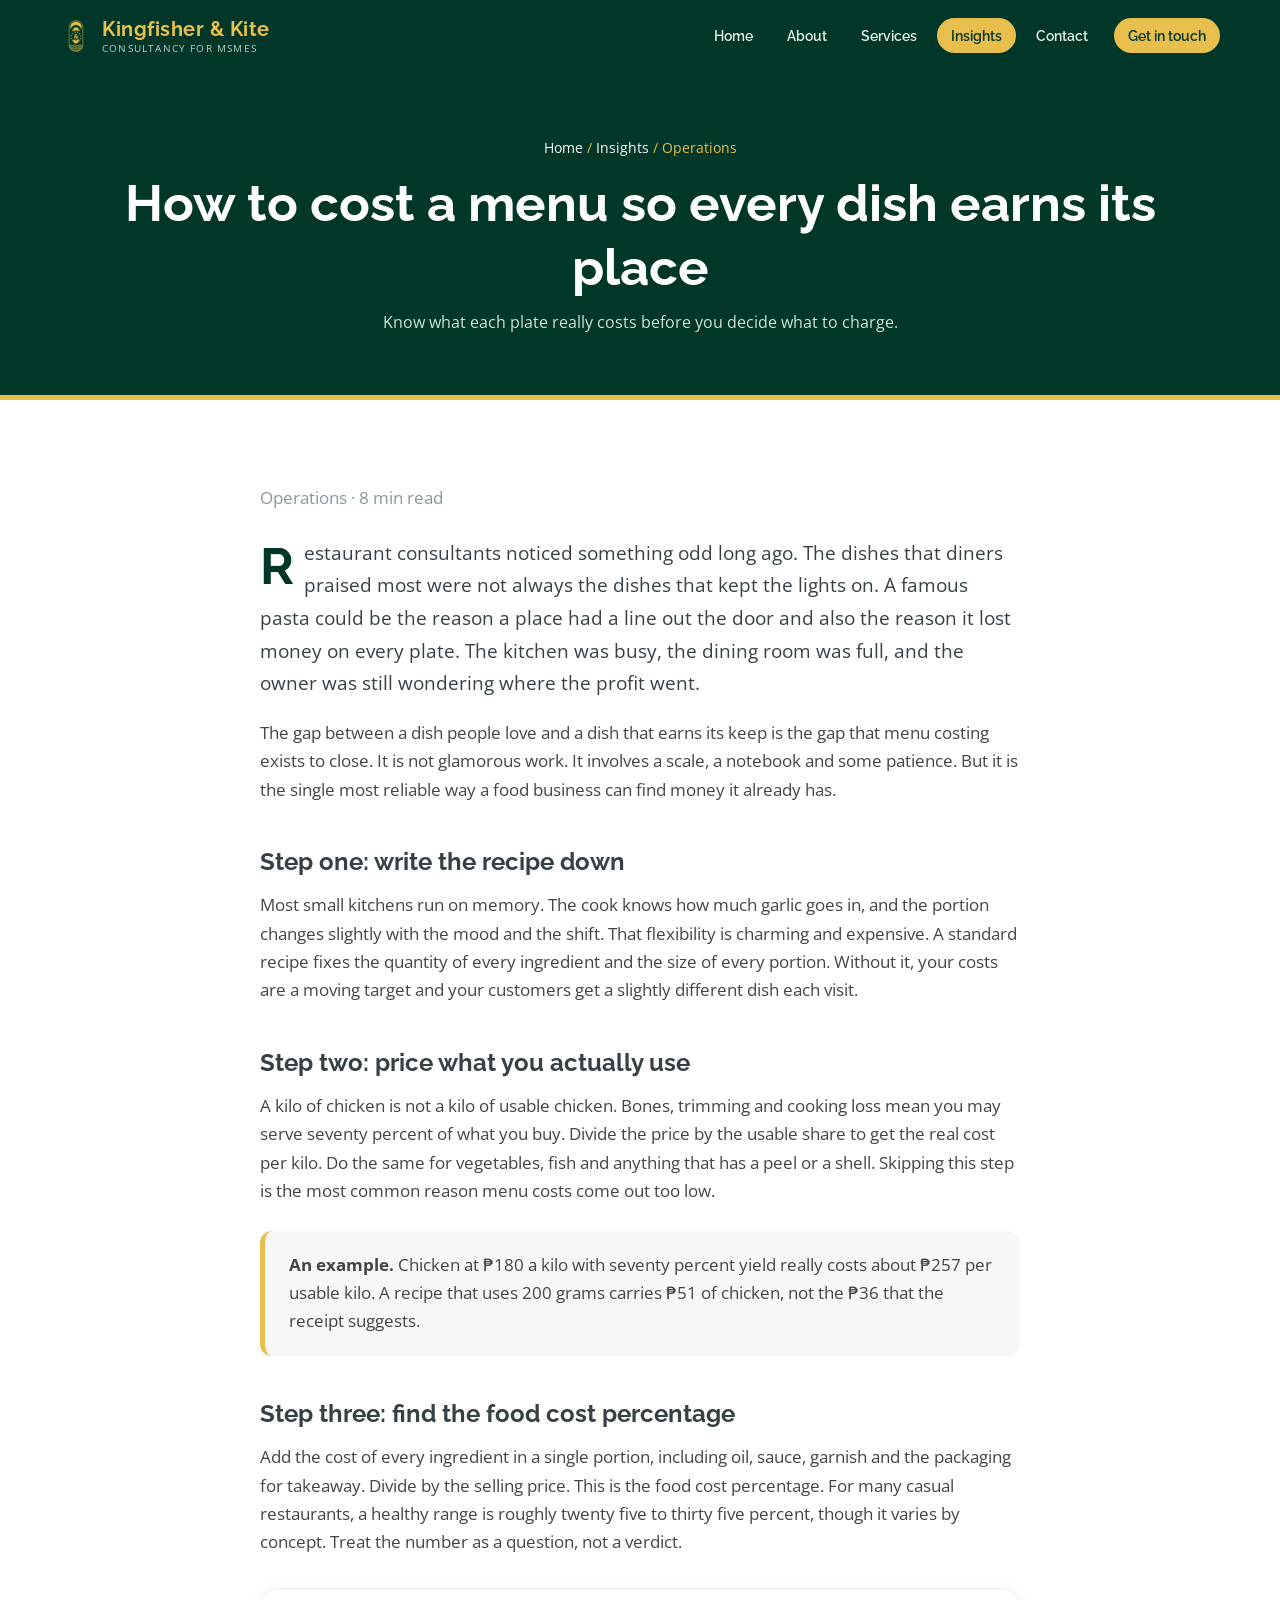
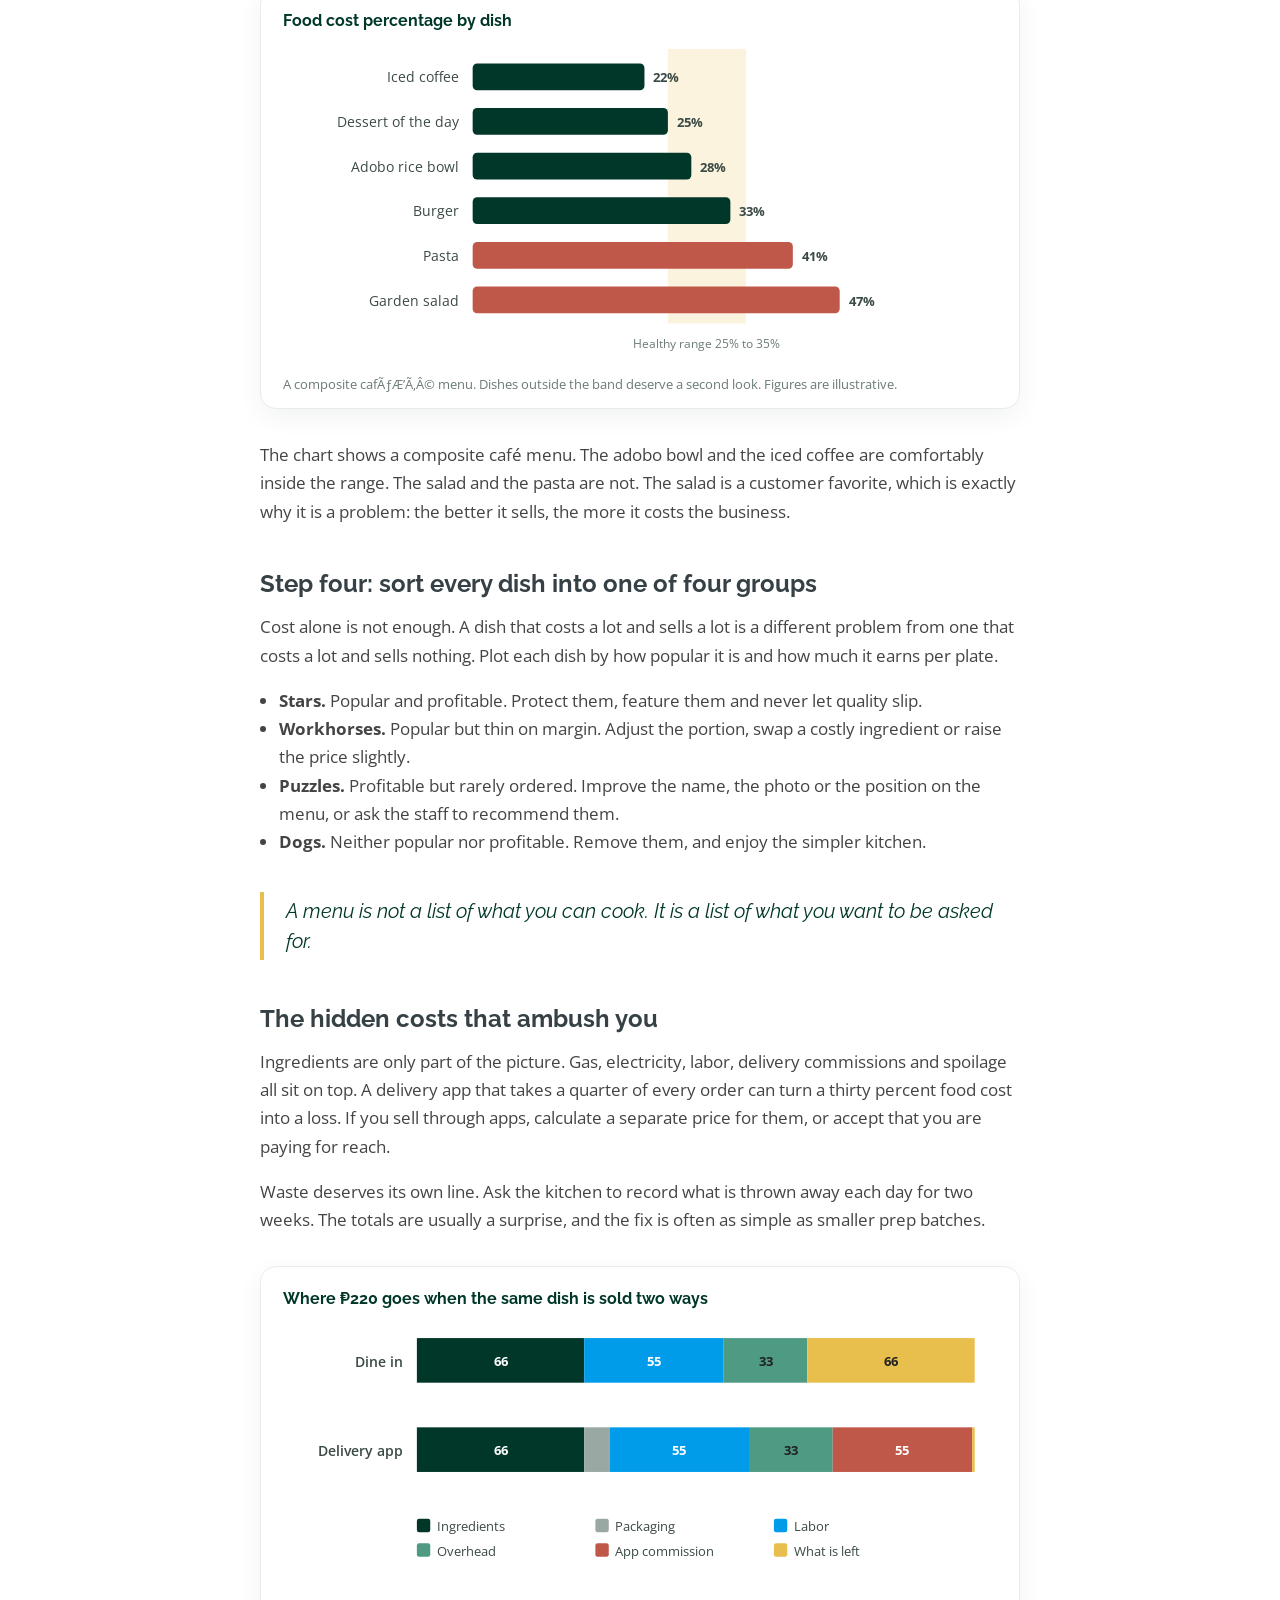
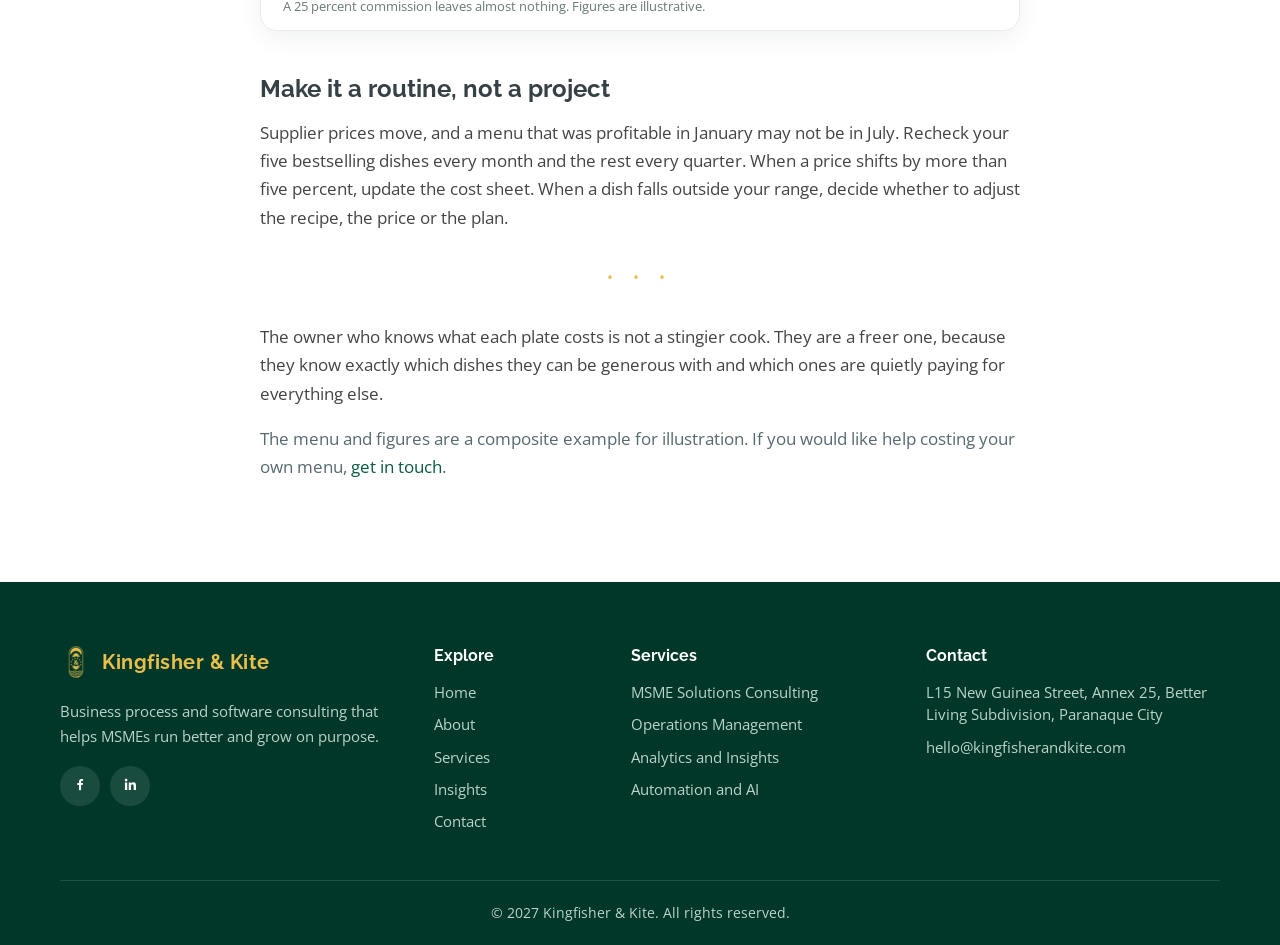
<file: article-menu-costing.html>
<!DOCTYPE html>
<html lang="en">
<head>
<meta charset="utf-8">
<meta name="viewport" content="width=device-width, initial-scale=1">
<title>How to cost a menu so every dish earns its place | Kingfisher &amp; Kite</title>
<meta name="description" content="Recipe costing, food cost percentage and how to find the dishes that quietly lose you money.">
<meta name="theme-color" content="#003729">
<link rel="icon" href="assets/img/faviconre.png">
<link rel="preconnect" href="https://fonts.googleapis.com"><link rel="preconnect" href="https://fonts.gstatic.com" crossorigin>
<link href="https://fonts.googleapis.com/css?family=Open+Sans:400,600,700|Raleway:500,600,700|Poppins:600,700&display=swap" rel="stylesheet">
<link href="https://cdn.jsdelivr.net/npm/boxicons@2.1.4/css/boxicons.min.css" rel="stylesheet">
<link href="assets/css/style.css" rel="stylesheet">
</head>
<body>
<a class="skip" href="#main">Skip to content</a>
<header id="header"><div class="container">
  <a class="logo" href="index.html"><img src="assets/img/faviconre.png" alt=""><span>Kingfisher &amp; Kite<small>Consultancy for MSMEs</small></span></a>
  <button class="burger" aria-label="Menu" aria-expanded="false"><i class="bx bx-menu"></i></button>
  <ul class="nav">
    <li><a href="index.html">Home</a></li><li><a href="about.html">About</a></li><li><a href="services.html">Services</a></li><li><a href="insights.html">Insights</a></li><li><a href="contact.html">Contact</a></li>
    <li><a class="cta" href="contact.html">Get in touch</a></li>
  </ul>
</div></header>

<main id="main">
<section class="page-hero"><div class="container"><div class="crumbs"><a href="index.html">Home</a> / <a href="insights.html">Insights</a> / Operations</div><h1>How to cost a menu so every dish earns its place</h1><p>Know what each plate really costs before you decide what to charge.</p></div></section>

<section class="section"><div class="container article">
<p class="article-meta">Operations · 8 min read</p>
<p class="lead">Restaurant consultants noticed something odd long ago. The dishes that diners praised most were not always the dishes that kept the lights on. A famous pasta could be the reason a place had a line out the door and also the reason it lost money on every plate. The kitchen was busy, the dining room was full, and the owner was still wondering where the profit went.</p>

<p>The gap between a dish people love and a dish that earns its keep is the gap that menu costing exists to close. It is not glamorous work. It involves a scale, a notebook and some patience. But it is the single most reliable way a food business can find money it already has.</p>

<h2>Step one: write the recipe down</h2>
<p>Most small kitchens run on memory. The cook knows how much garlic goes in, and the portion changes slightly with the mood and the shift. That flexibility is charming and expensive. A standard recipe fixes the quantity of every ingredient and the size of every portion. Without it, your costs are a moving target and your customers get a slightly different dish each visit.</p>

<h2>Step two: price what you actually use</h2>
<p>A kilo of chicken is not a kilo of usable chicken. Bones, trimming and cooking loss mean you may serve seventy percent of what you buy. Divide the price by the usable share to get the real cost per kilo. Do the same for vegetables, fish and anything that has a peel or a shell. Skipping this step is the most common reason menu costs come out too low.</p>
<div class="callout"><p><strong>An example.</strong> Chicken at ₱180 a kilo with seventy percent yield really costs about ₱257 per usable kilo. A recipe that uses 200 grams carries ₱51 of chicken, not the ₱36 that the receipt suggests.</p></div>

<h2>Step three: find the food cost percentage</h2>
<p>Add the cost of every ingredient in a single portion, including oil, sauce, garnish and the packaging for takeaway. Divide by the selling price. This is the food cost percentage. For many casual restaurants, a healthy range is roughly twenty five to thirty five percent, though it varies by concept. Treat the number as a question, not a verdict.</p>

<figure class="chart"><div class="ct">Food cost percentage by dish</div><svg viewBox="0 0 640 290" role="img" aria-label="Bar chart"><rect x="345.0" y="8" width="70.0" height="246" fill="#E8BE4C" opacity="0.18"/><text x="380.0" y="276" font-size="11" text-anchor="middle" font-weight="400" style="fill:#6b7b75">Healthy range 25% to 35%</text><text x="158" y="38.0" font-size="12.5" text-anchor="end" font-weight="400">Iced coffee</text><rect x="170" y="21.0" width="154.0" height="24" rx="4" fill="#003729"/><text x="332.0" y="38.0" font-size="12" text-anchor="start" font-weight="700">22%</text><text x="158" y="78.0" font-size="12.5" text-anchor="end" font-weight="400">Dessert of the day</text><rect x="170" y="61.0" width="175.0" height="24" rx="4" fill="#003729"/><text x="353.0" y="78.0" font-size="12" text-anchor="start" font-weight="700">25%</text><text x="158" y="118.0" font-size="12.5" text-anchor="end" font-weight="400">Adobo rice bowl</text><rect x="170" y="101.0" width="196.0" height="24" rx="4" fill="#003729"/><text x="374.0" y="118.0" font-size="12" text-anchor="start" font-weight="700">28%</text><text x="158" y="158.0" font-size="12.5" text-anchor="end" font-weight="400">Burger</text><rect x="170" y="141.0" width="231.0" height="24" rx="4" fill="#003729"/><text x="409.0" y="158.0" font-size="12" text-anchor="start" font-weight="700">33%</text><text x="158" y="198.0" font-size="12.5" text-anchor="end" font-weight="400">Pasta</text><rect x="170" y="181.0" width="287.0" height="24" rx="4" fill="#c0584a"/><text x="465.0" y="198.0" font-size="12" text-anchor="start" font-weight="700">41%</text><text x="158" y="238.0" font-size="12.5" text-anchor="end" font-weight="400">Garden salad</text><rect x="170" y="221.0" width="329.0" height="24" rx="4" fill="#c0584a"/><text x="507.0" y="238.0" font-size="12" text-anchor="start" font-weight="700">47%</text></svg><figcaption>A composite cafÃƒÆ’Ã‚Â© menu. Dishes outside the band deserve a second look. Figures are illustrative.</figcaption></figure>

<p>The chart shows a composite café menu. The adobo bowl and the iced coffee are comfortably inside the range. The salad and the pasta are not. The salad is a customer favorite, which is exactly why it is a problem: the better it sells, the more it costs the business.</p>

<h2>Step four: sort every dish into one of four groups</h2>
<p>Cost alone is not enough. A dish that costs a lot and sells a lot is a different problem from one that costs a lot and sells nothing. Plot each dish by how popular it is and how much it earns per plate.</p>
<ul>
<li><strong>Stars.</strong> Popular and profitable. Protect them, feature them and never let quality slip.</li>
<li><strong>Workhorses.</strong> Popular but thin on margin. Adjust the portion, swap a costly ingredient or raise the price slightly.</li>
<li><strong>Puzzles.</strong> Profitable but rarely ordered. Improve the name, the photo or the position on the menu, or ask the staff to recommend them.</li>
<li><strong>Dogs.</strong> Neither popular nor profitable. Remove them, and enjoy the simpler kitchen.</li>
</ul>

<blockquote>A menu is not a list of what you can cook. It is a list of what you want to be asked for.</blockquote>

<h2>The hidden costs that ambush you</h2>
<p>Ingredients are only part of the picture. Gas, electricity, labor, delivery commissions and spoilage all sit on top. A delivery app that takes a quarter of every order can turn a thirty percent food cost into a loss. If you sell through apps, calculate a separate price for them, or accept that you are paying for reach.</p>
<p>Waste deserves its own line. Ask the kitchen to record what is thrown away each day for two weeks. The totals are usually a surprise, and the fix is often as simple as smaller prep batches.</p>

<figure class="chart"><div class="ct">Where ₱220 goes when the same dish is sold two ways</div><svg viewBox="0 0 640 240" role="img" aria-label="Plate cost breakdown"><text x="108" y="44" font-size="12.5" text-anchor="end" font-weight="600">Dine in</text><rect x="120.0" y="18" width="150.0" height="40" fill="#003729"/><text x="195.0" y="43" font-size="12" text-anchor="middle" font-weight="700" style="fill:#fff">66</text><rect x="270.0" y="18" width="125.0" height="40" fill="#009cea"/><text x="332.5" y="43" font-size="12" text-anchor="middle" font-weight="700" style="fill:#fff">55</text><rect x="395.0" y="18" width="75.0" height="40" fill="#4f9a82"/><text x="432.5" y="43" font-size="12" text-anchor="middle" font-weight="700" style="fill:#222">33</text><rect x="470.0" y="18" width="150.0" height="40" fill="#E8BE4C"/><text x="545.0" y="43" font-size="12" text-anchor="middle" font-weight="700" style="fill:#222">66</text><text x="626.0" y="43" font-size="11" text-anchor="start" font-weight="400"></text><text x="108" y="124" font-size="12.5" text-anchor="end" font-weight="600">Delivery app</text><rect x="120.0" y="98" width="150.0" height="40" fill="#003729"/><text x="195.0" y="123" font-size="12" text-anchor="middle" font-weight="700" style="fill:#fff">66</text><rect x="270.0" y="98" width="22.7" height="40" fill="#9aa8a3"/><rect x="292.7" y="98" width="125.0" height="40" fill="#009cea"/><text x="355.22727272727275" y="123" font-size="12" text-anchor="middle" font-weight="700" style="fill:#fff">55</text><rect x="417.7" y="98" width="75.0" height="40" fill="#4f9a82"/><text x="455.22727272727275" y="123" font-size="12" text-anchor="middle" font-weight="700" style="fill:#222">33</text><rect x="492.7" y="98" width="125.0" height="40" fill="#c0584a"/><text x="555.2272727272727" y="123" font-size="12" text-anchor="middle" font-weight="700" style="fill:#fff">55</text><rect x="617.7" y="98" width="2.3" height="40" fill="#E8BE4C"/><text x="626.0" y="123" font-size="11" text-anchor="start" font-weight="400"></text><rect x="120" y="180" width="12" height="12" rx="2" fill="#003729"/><text x="138" y="191" font-size="12" text-anchor="start" font-weight="400">Ingredients</text><rect x="280" y="180" width="12" height="12" rx="2" fill="#9aa8a3"/><text x="298" y="191" font-size="12" text-anchor="start" font-weight="400">Packaging</text><rect x="440" y="180" width="12" height="12" rx="2" fill="#009cea"/><text x="458" y="191" font-size="12" text-anchor="start" font-weight="400">Labor</text><rect x="120" y="202" width="12" height="12" rx="2" fill="#4f9a82"/><text x="138" y="213" font-size="12" text-anchor="start" font-weight="400">Overhead</text><rect x="280" y="202" width="12" height="12" rx="2" fill="#c0584a"/><text x="298" y="213" font-size="12" text-anchor="start" font-weight="400">App commission</text><rect x="440" y="202" width="12" height="12" rx="2" fill="#E8BE4C"/><text x="458" y="213" font-size="12" text-anchor="start" font-weight="400">What is left</text></svg><figcaption>A 25 percent commission leaves almost nothing. Figures are illustrative.</figcaption></figure>

<h2>Make it a routine, not a project</h2>
<p>Supplier prices move, and a menu that was profitable in January may not be in July. Recheck your five bestselling dishes every month and the rest every quarter. When a price shifts by more than five percent, update the cost sheet. When a dish falls outside your range, decide whether to adjust the recipe, the price or the plan.</p>

<hr>
<p>The owner who knows what each plate costs is not a stingier cook. They are a freer one, because they know exactly which dishes they can be generous with and which ones are quietly paying for everything else.</p>
<p class="table-note">The menu and figures are a composite example for illustration. If you would like help costing your own menu, <a href="contact.html">get in touch</a>.</p>
</div></section>
</main>

<footer><div class="container">
  <div class="grid">
    <div><a class="logo" href="index.html"><img src="assets/img/faviconre.png" alt=""><span>Kingfisher &amp; Kite</span></a>
      <p style="margin-top:14px">Business process and software consulting that helps MSMEs run better and grow on purpose.</p>
      <div class="social"><a href="https://www.facebook.com/kingfisherandkite" aria-label="Facebook" target="_blank" rel="noopener"><i class="bx bxl-facebook"></i></a><a href="https://www.linkedin.com/company/kingfisherandkite" aria-label="LinkedIn" target="_blank" rel="noopener"><i class="bx bxl-linkedin"></i></a></div></div>
    <div><h4>Explore</h4><ul><li><a href="index.html">Home</a></li><li><a href="about.html">About</a></li><li><a href="services.html">Services</a></li><li><a href="insights.html">Insights</a></li><li><a href="contact.html">Contact</a></li></ul></div>
    <div><h4>Services</h4><ul><li><a href="services.html#consulting">MSME Solutions Consulting</a></li><li><a href="services.html#operations">Operations Management</a></li><li><a href="services.html#analytics">Analytics and Insights</a></li><li><a href="services.html#automation">Automation and AI</a></li></ul></div>
    <div><h4>Contact</h4><ul><li>L15 New Guinea Street, Annex 25, Better Living Subdivision, Paranaque City</li><li><a href="mailto:hello@kingfisherandkite.com">hello@kingfisherandkite.com</a></li></ul></div>
  </div>
  <div class="copy">&copy; 2027 Kingfisher &amp; Kite. All rights reserved.</div>
</div></footer>
<button class="totop" aria-label="Back to top">↑</button>
<script src="assets/js/main.js"></script>
</body>
</html>
</file>
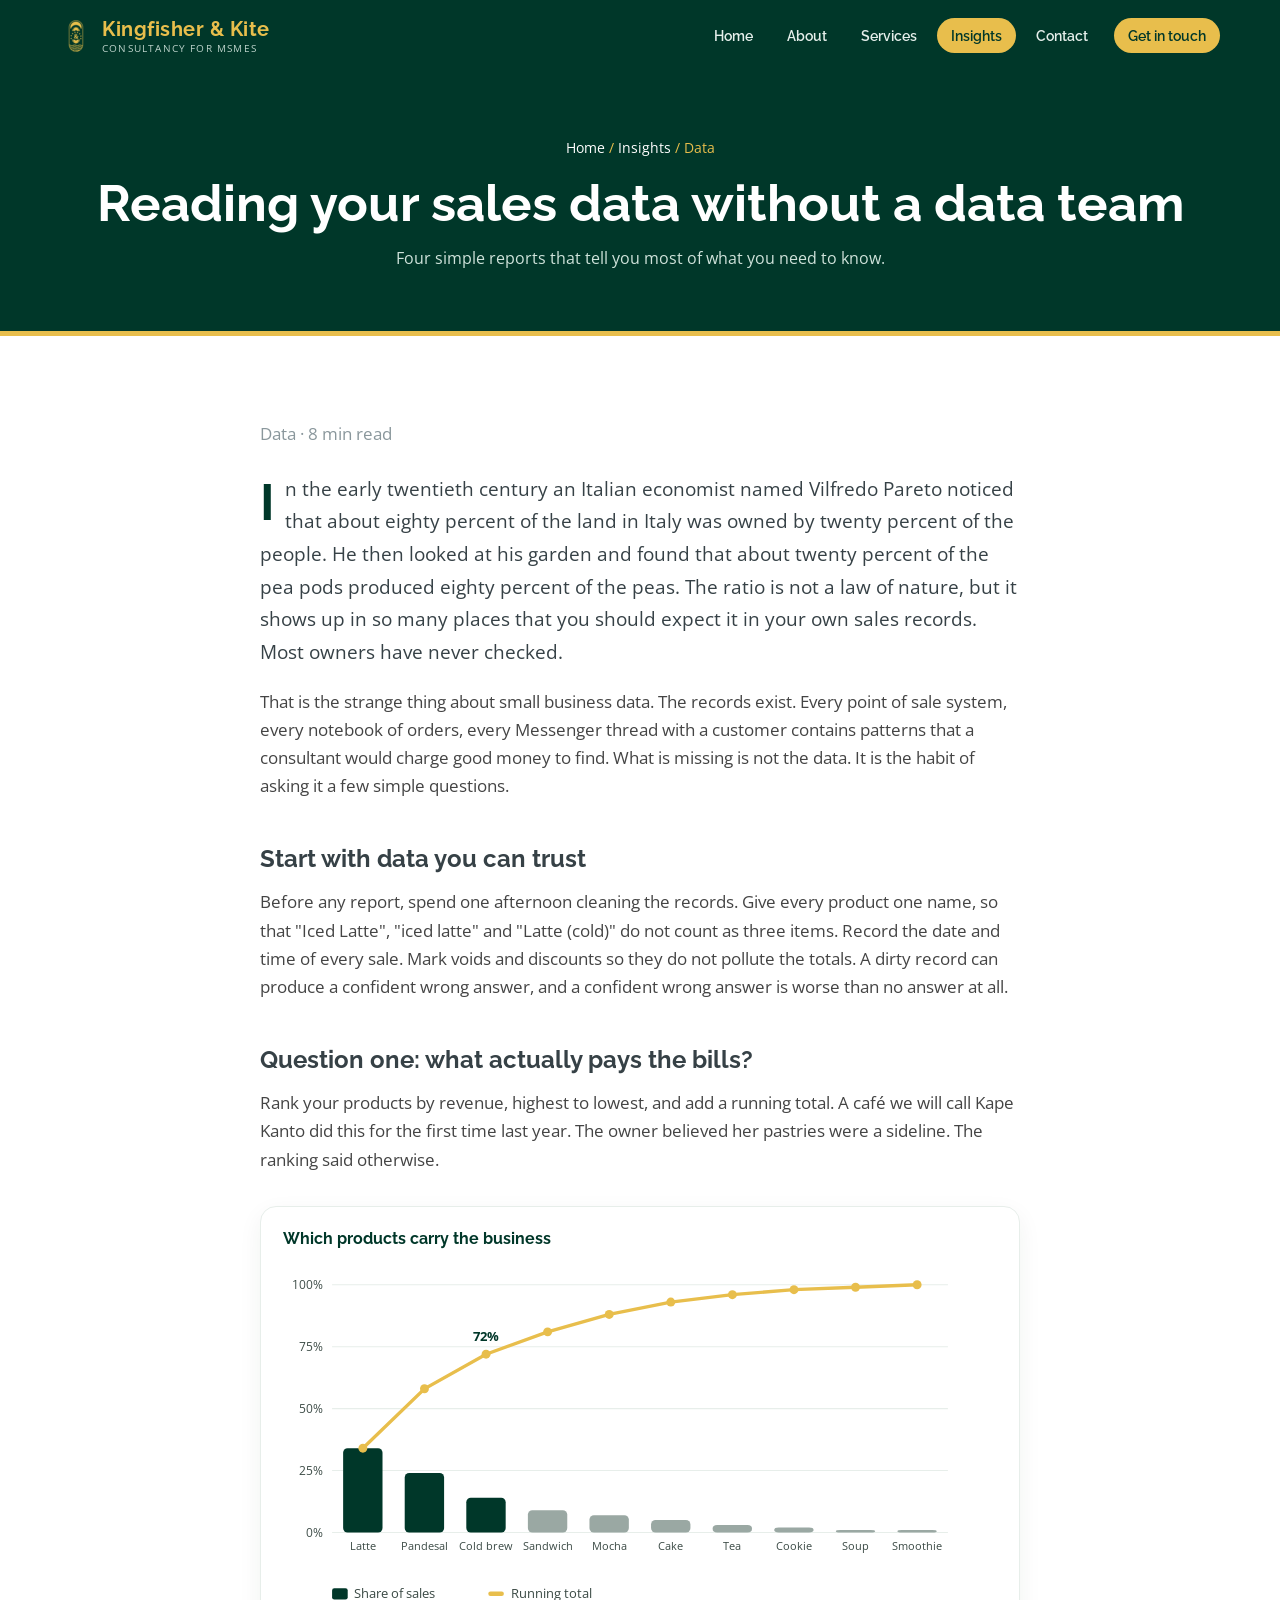
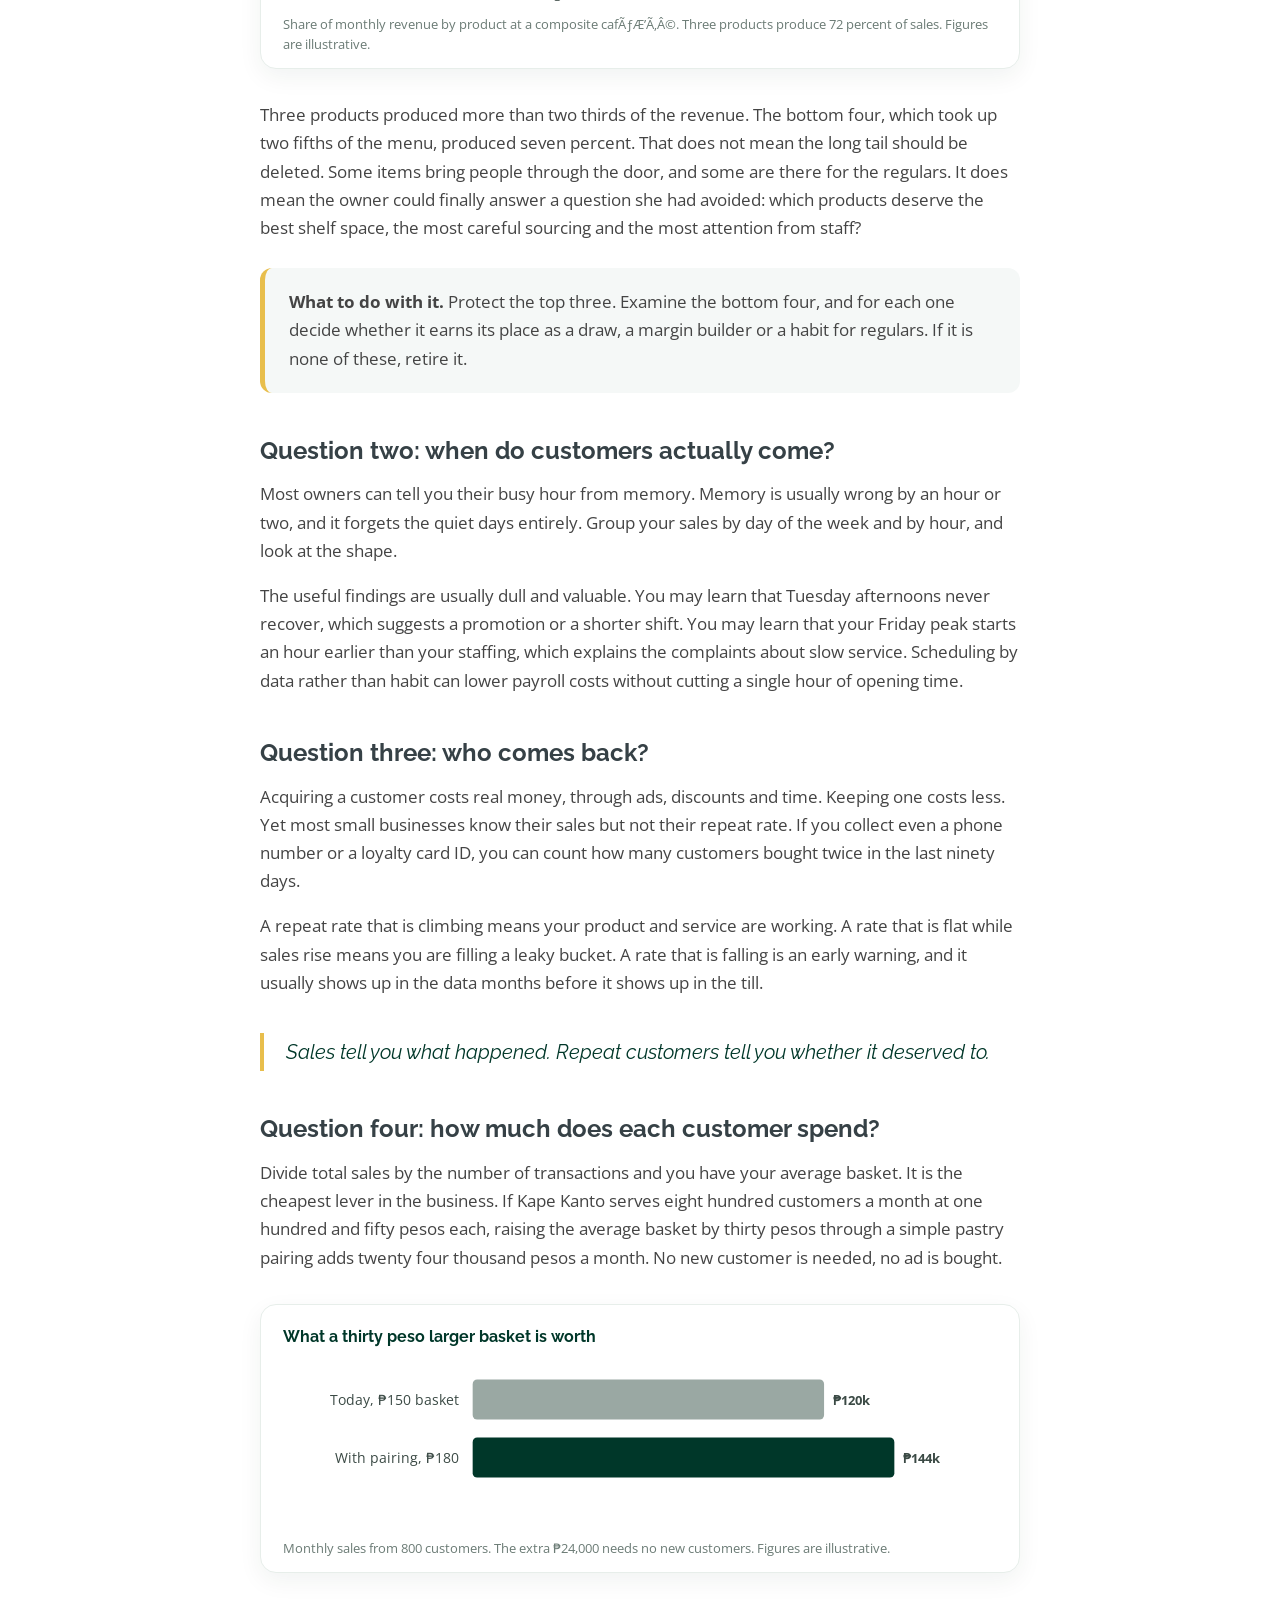
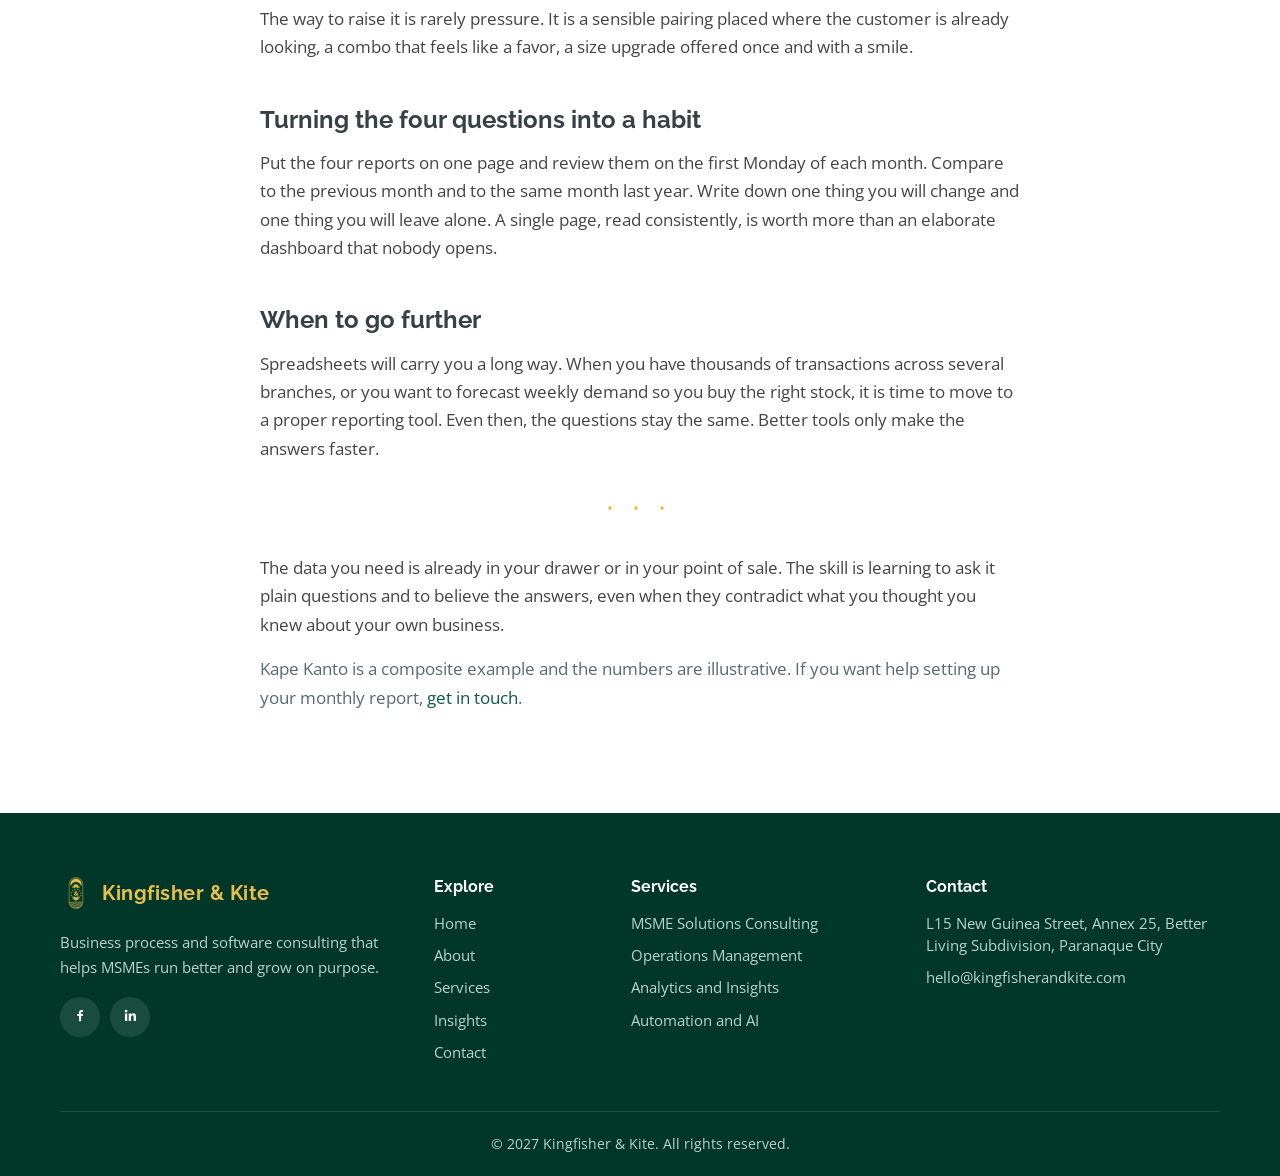
<file: article-sales-data.html>
<!DOCTYPE html>
<html lang="en">
<head>
<meta charset="utf-8">
<meta name="viewport" content="width=device-width, initial-scale=1">
<title>Reading your sales data without a data team | Kingfisher &amp; Kite</title>
<meta name="description" content="Four simple reports any small business can build from its point of sale records.">
<meta name="theme-color" content="#003729">
<link rel="icon" href="assets/img/faviconre.png">
<link rel="preconnect" href="https://fonts.googleapis.com"><link rel="preconnect" href="https://fonts.gstatic.com" crossorigin>
<link href="https://fonts.googleapis.com/css?family=Open+Sans:400,600,700|Raleway:500,600,700|Poppins:600,700&display=swap" rel="stylesheet">
<link href="https://cdn.jsdelivr.net/npm/boxicons@2.1.4/css/boxicons.min.css" rel="stylesheet">
<link href="assets/css/style.css" rel="stylesheet">
</head>
<body>
<a class="skip" href="#main">Skip to content</a>
<header id="header"><div class="container">
  <a class="logo" href="index.html"><img src="assets/img/faviconre.png" alt=""><span>Kingfisher &amp; Kite<small>Consultancy for MSMEs</small></span></a>
  <button class="burger" aria-label="Menu" aria-expanded="false"><i class="bx bx-menu"></i></button>
  <ul class="nav">
    <li><a href="index.html">Home</a></li><li><a href="about.html">About</a></li><li><a href="services.html">Services</a></li><li><a href="insights.html">Insights</a></li><li><a href="contact.html">Contact</a></li>
    <li><a class="cta" href="contact.html">Get in touch</a></li>
  </ul>
</div></header>

<main id="main">
<section class="page-hero"><div class="container"><div class="crumbs"><a href="index.html">Home</a> / <a href="insights.html">Insights</a> / Data</div><h1>Reading your sales data without a data team</h1><p>Four simple reports that tell you most of what you need to know.</p></div></section>

<section class="section"><div class="container article">
<p class="article-meta">Data · 8 min read</p>
<p class="lead">In the early twentieth century an Italian economist named Vilfredo Pareto noticed that about eighty percent of the land in Italy was owned by twenty percent of the people. He then looked at his garden and found that about twenty percent of the pea pods produced eighty percent of the peas. The ratio is not a law of nature, but it shows up in so many places that you should expect it in your own sales records. Most owners have never checked.</p>

<p>That is the strange thing about small business data. The records exist. Every point of sale system, every notebook of orders, every Messenger thread with a customer contains patterns that a consultant would charge good money to find. What is missing is not the data. It is the habit of asking it a few simple questions.</p>

<h2>Start with data you can trust</h2>
<p>Before any report, spend one afternoon cleaning the records. Give every product one name, so that "Iced Latte", "iced latte" and "Latte (cold)" do not count as three items. Record the date and time of every sale. Mark voids and discounts so they do not pollute the totals. A dirty record can produce a confident wrong answer, and a confident wrong answer is worse than no answer at all.</p>

<h2>Question one: what actually pays the bills?</h2>
<p>Rank your products by revenue, highest to lowest, and add a running total. A café we will call Kape Kanto did this for the first time last year. The owner believed her pastries were a sideline. The ranking said otherwise.</p>

<figure class="chart"><div class="ct">Which products carry the business</div><svg viewBox="0 0 640 310" role="img" aria-label="Pareto chart of sales by product"><line x1="44" x2="596" y1="246.0" y2="246.0" stroke="#e7eeea"/><text x="36" y="250.0" font-size="11" text-anchor="end" font-weight="400">0%</text><line x1="44" x2="596" y1="190.5" y2="190.5" stroke="#e7eeea"/><text x="36" y="194.5" font-size="11" text-anchor="end" font-weight="400">25%</text><line x1="44" x2="596" y1="135.0" y2="135.0" stroke="#e7eeea"/><text x="36" y="139.0" font-size="11" text-anchor="end" font-weight="400">50%</text><line x1="44" x2="596" y1="79.5" y2="79.5" stroke="#e7eeea"/><text x="36" y="83.5" font-size="11" text-anchor="end" font-weight="400">75%</text><line x1="44" x2="596" y1="24.0" y2="24.0" stroke="#e7eeea"/><text x="36" y="28.0" font-size="11" text-anchor="end" font-weight="400">100%</text><rect x="53.9" y="170.5" width="35.3" height="75.5" rx="4" fill="#003729"/><text x="71.6" y="262" font-size="10" text-anchor="middle" font-weight="400">Latte</text><rect x="109.1" y="192.7" width="35.3" height="53.3" rx="4" fill="#003729"/><text x="126.8" y="262" font-size="10" text-anchor="middle" font-weight="400">Pandesal</text><rect x="164.3" y="214.9" width="35.3" height="31.1" rx="4" fill="#003729"/><text x="182.0" y="262" font-size="10" text-anchor="middle" font-weight="400">Cold brew</text><rect x="219.5" y="226.0" width="35.3" height="20.0" rx="4" fill="#9aa8a3"/><text x="237.20000000000005" y="262" font-size="10" text-anchor="middle" font-weight="400">Sandwich</text><rect x="274.7" y="230.5" width="35.3" height="15.5" rx="4" fill="#9aa8a3"/><text x="292.4" y="262" font-size="10" text-anchor="middle" font-weight="400">Mocha</text><rect x="329.9" y="234.9" width="35.3" height="11.1" rx="4" fill="#9aa8a3"/><text x="347.59999999999997" y="262" font-size="10" text-anchor="middle" font-weight="400">Cake</text><rect x="385.1" y="239.3" width="35.3" height="6.7" rx="4" fill="#9aa8a3"/><text x="402.8" y="262" font-size="10" text-anchor="middle" font-weight="400">Tea</text><rect x="440.3" y="241.6" width="35.3" height="4.4" rx="4" fill="#9aa8a3"/><text x="458.0" y="262" font-size="10" text-anchor="middle" font-weight="400">Cookie</text><rect x="495.5" y="243.8" width="35.3" height="2.2" rx="4" fill="#9aa8a3"/><text x="513.2" y="262" font-size="10" text-anchor="middle" font-weight="400">Soup</text><rect x="550.7" y="243.8" width="35.3" height="2.2" rx="4" fill="#9aa8a3"/><text x="568.4" y="262" font-size="10" text-anchor="middle" font-weight="400">Smoothie</text><polyline points="71.6,170.5 126.8,117.2 182.0,86.2 237.2,66.2 292.4,50.6 347.6,39.5 402.8,32.9 458.0,28.4 513.2,26.2 568.4,24.0" fill="none" stroke="#E8BE4C" stroke-width="3"/><circle cx="71.6" cy="170.5" r="4" fill="#E8BE4C"/><circle cx="126.8" cy="117.2" r="4" fill="#E8BE4C"/><circle cx="182.0" cy="86.2" r="4" fill="#E8BE4C"/><circle cx="237.2" cy="66.2" r="4" fill="#E8BE4C"/><circle cx="292.4" cy="50.6" r="4" fill="#E8BE4C"/><circle cx="347.6" cy="39.5" r="4" fill="#E8BE4C"/><circle cx="402.8" cy="32.9" r="4" fill="#E8BE4C"/><circle cx="458.0" cy="28.4" r="4" fill="#E8BE4C"/><circle cx="513.2" cy="26.2" r="4" fill="#E8BE4C"/><circle cx="568.4" cy="24.0" r="4" fill="#E8BE4C"/><text x="182.0" y="74.16" font-size="12" text-anchor="middle" font-weight="700" style="fill:#003729">72%</text><rect x="44" y="296" width="14" height="10" rx="2" fill="#003729"/><text x="64" y="305" font-size="12" text-anchor="start" font-weight="400">Share of sales</text><rect x="184" y="299" width="14" height="4" rx="2" fill="#E8BE4C"/><text x="204" y="305" font-size="12" text-anchor="start" font-weight="400">Running total</text></svg><figcaption>Share of monthly revenue by product at a composite cafÃƒÆ’Ã‚Â©. Three products produce 72 percent of sales. Figures are illustrative.</figcaption></figure>

<p>Three products produced more than two thirds of the revenue. The bottom four, which took up two fifths of the menu, produced seven percent. That does not mean the long tail should be deleted. Some items bring people through the door, and some are there for the regulars. It does mean the owner could finally answer a question she had avoided: which products deserve the best shelf space, the most careful sourcing and the most attention from staff?</p>
<div class="callout"><p><strong>What to do with it.</strong> Protect the top three. Examine the bottom four, and for each one decide whether it earns its place as a draw, a margin builder or a habit for regulars. If it is none of these, retire it.</p></div>

<h2>Question two: when do customers actually come?</h2>
<p>Most owners can tell you their busy hour from memory. Memory is usually wrong by an hour or two, and it forgets the quiet days entirely. Group your sales by day of the week and by hour, and look at the shape.</p>
<p>The useful findings are usually dull and valuable. You may learn that Tuesday afternoons never recover, which suggests a promotion or a shorter shift. You may learn that your Friday peak starts an hour earlier than your staffing, which explains the complaints about slow service. Scheduling by data rather than habit can lower payroll costs without cutting a single hour of opening time.</p>

<h2>Question three: who comes back?</h2>
<p>Acquiring a customer costs real money, through ads, discounts and time. Keeping one costs less. Yet most small businesses know their sales but not their repeat rate. If you collect even a phone number or a loyalty card ID, you can count how many customers bought twice in the last ninety days.</p>
<p>A repeat rate that is climbing means your product and service are working. A rate that is flat while sales rise means you are filling a leaky bucket. A rate that is falling is an early warning, and it usually shows up in the data months before it shows up in the till.</p>

<blockquote>Sales tell you what happened. Repeat customers tell you whether it deserved to.</blockquote>

<h2>Question four: how much does each customer spend?</h2>
<p>Divide total sales by the number of transactions and you have your average basket. It is the cheapest lever in the business. If Kape Kanto serves eight hundred customers a month at one hundred and fifty pesos each, raising the average basket by thirty pesos through a simple pastry pairing adds twenty four thousand pesos a month. No new customer is needed, no ad is bought.</p>

<figure class="chart"><div class="ct">What a thirty peso larger basket is worth</div><svg viewBox="0 0 640 154" role="img" aria-label="Bar chart"><text x="158" y="44.0" font-size="12.5" text-anchor="end" font-weight="400">Today, ₱150 basket</text><rect x="170" y="21.0" width="315.0" height="36" rx="4" fill="#9aa8a3"/><text x="493.0" y="44.0" font-size="12" text-anchor="start" font-weight="700">₱120k</text><text x="158" y="96.0" font-size="12.5" text-anchor="end" font-weight="400">With pairing, ₱180</text><rect x="170" y="73.0" width="378.0" height="36" rx="4" fill="#003729"/><text x="556.0" y="96.0" font-size="12" text-anchor="start" font-weight="700">₱144k</text></svg><figcaption>Monthly sales from 800 customers. The extra ₱24,000 needs no new customers. Figures are illustrative.</figcaption></figure>

<p>The way to raise it is rarely pressure. It is a sensible pairing placed where the customer is already looking, a combo that feels like a favor, a size upgrade offered once and with a smile.</p>

<h2>Turning the four questions into a habit</h2>
<p>Put the four reports on one page and review them on the first Monday of each month. Compare to the previous month and to the same month last year. Write down one thing you will change and one thing you will leave alone. A single page, read consistently, is worth more than an elaborate dashboard that nobody opens.</p>

<h2>When to go further</h2>
<p>Spreadsheets will carry you a long way. When you have thousands of transactions across several branches, or you want to forecast weekly demand so you buy the right stock, it is time to move to a proper reporting tool. Even then, the questions stay the same. Better tools only make the answers faster.</p>
<hr>
<p>The data you need is already in your drawer or in your point of sale. The skill is learning to ask it plain questions and to believe the answers, even when they contradict what you thought you knew about your own business.</p>
<p class="table-note">Kape Kanto is a composite example and the numbers are illustrative. If you want help setting up your monthly report, <a href="contact.html">get in touch</a>.</p>
</div></section>
</main>

<footer><div class="container">
  <div class="grid">
    <div><a class="logo" href="index.html"><img src="assets/img/faviconre.png" alt=""><span>Kingfisher &amp; Kite</span></a>
      <p style="margin-top:14px">Business process and software consulting that helps MSMEs run better and grow on purpose.</p>
      <div class="social"><a href="https://www.facebook.com/kingfisherandkite" aria-label="Facebook" target="_blank" rel="noopener"><i class="bx bxl-facebook"></i></a><a href="https://www.linkedin.com/company/kingfisherandkite" aria-label="LinkedIn" target="_blank" rel="noopener"><i class="bx bxl-linkedin"></i></a></div></div>
    <div><h4>Explore</h4><ul><li><a href="index.html">Home</a></li><li><a href="about.html">About</a></li><li><a href="services.html">Services</a></li><li><a href="insights.html">Insights</a></li><li><a href="contact.html">Contact</a></li></ul></div>
    <div><h4>Services</h4><ul><li><a href="services.html#consulting">MSME Solutions Consulting</a></li><li><a href="services.html#operations">Operations Management</a></li><li><a href="services.html#analytics">Analytics and Insights</a></li><li><a href="services.html#automation">Automation and AI</a></li></ul></div>
    <div><h4>Contact</h4><ul><li>L15 New Guinea Street, Annex 25, Better Living Subdivision, Paranaque City</li><li><a href="mailto:hello@kingfisherandkite.com">hello@kingfisherandkite.com</a></li></ul></div>
  </div>
  <div class="copy">&copy; 2027 Kingfisher &amp; Kite. All rights reserved.</div>
</div></footer>
<button class="totop" aria-label="Back to top">↑</button>
<script src="assets/js/main.js"></script>
</body>
</html>
</file>
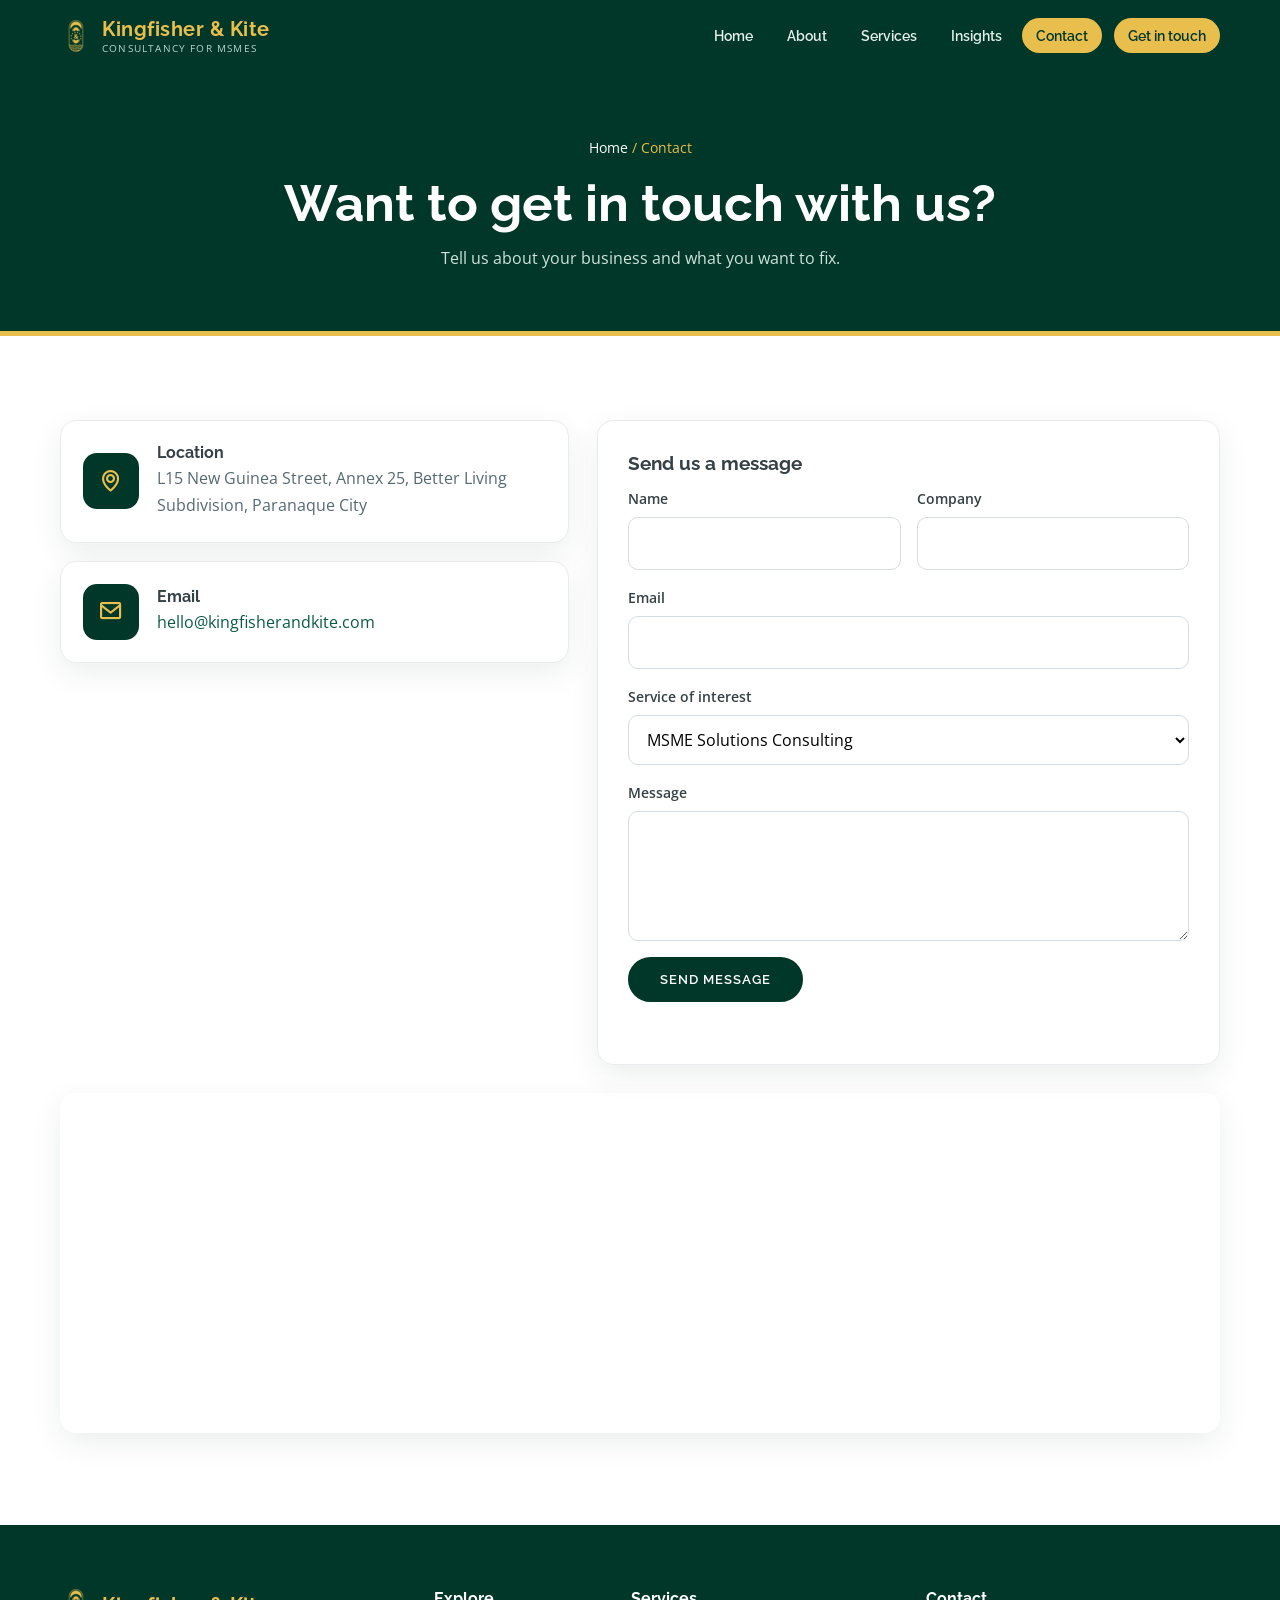
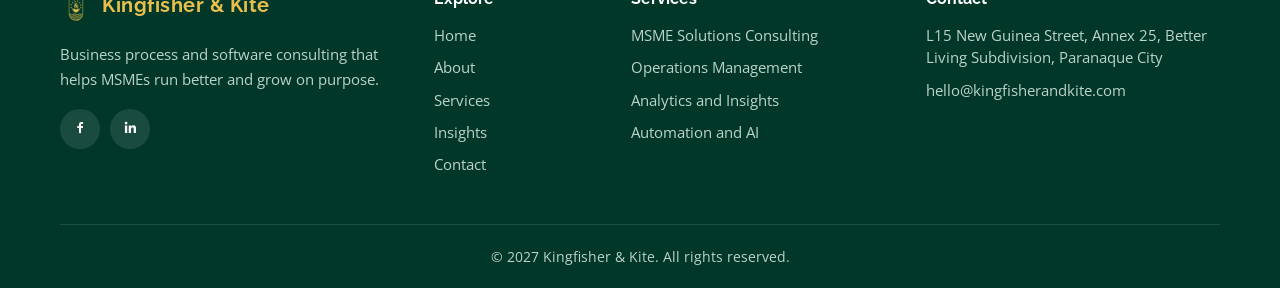
<file: contact.html>
<!DOCTYPE html>
<html lang="en">
<head>
<meta charset="utf-8">
<meta name="viewport" content="width=device-width, initial-scale=1">
<title>Contact | Kingfisher &amp; Kite</title>
<meta name="description" content="Get in touch with Kingfisher & Kite in Paranaque City.">
<meta name="theme-color" content="#003729">
<link rel="icon" href="assets/img/faviconre.png">
<link rel="preconnect" href="https://fonts.googleapis.com"><link rel="preconnect" href="https://fonts.gstatic.com" crossorigin>
<link href="https://fonts.googleapis.com/css?family=Open+Sans:400,600,700|Raleway:500,600,700|Poppins:600,700&display=swap" rel="stylesheet">
<link href="https://cdn.jsdelivr.net/npm/boxicons@2.1.4/css/boxicons.min.css" rel="stylesheet">
<link href="assets/css/style.css" rel="stylesheet">
</head>
<body>
<a class="skip" href="#main">Skip to content</a>
<header id="header"><div class="container">
  <a class="logo" href="index.html"><img src="assets/img/faviconre.png" alt=""><span>Kingfisher &amp; Kite<small>Consultancy for MSMEs</small></span></a>
  <button class="burger" aria-label="Menu" aria-expanded="false"><i class="bx bx-menu"></i></button>
  <ul class="nav">
    <li><a href="index.html">Home</a></li><li><a href="about.html">About</a></li><li><a href="services.html">Services</a></li><li><a href="insights.html">Insights</a></li><li><a href="contact.html">Contact</a></li>
    <li><a class="cta" href="contact.html">Get in touch</a></li>
  </ul>
</div></header>

<main id="main">
<section class="page-hero"><div class="container"><div class="crumbs"><a href="index.html">Home</a> / Contact</div><h1>Want to get in touch with us?</h1><p>Tell us about your business and what you want to fix.</p></div></section>

<section class="section"><div class="container">
  <div class="contact">
    <div class="info">
      <div class="card"><div class="icon"><i class="bx bx-map"></i></div><div><h3>Location</h3><p>L15 New Guinea Street, Annex 25, Better Living Subdivision, Paranaque City</p></div></div>
      <div class="card"><div class="icon"><i class="bx bx-envelope"></i></div><div><h3>Email</h3><p><a href="mailto:hello@kingfisherandkite.com?subject=Service Inquiry">hello@kingfisherandkite.com</a></p></div></div>
    </div>
    <form class="card form" id="contact-form">
      <h3>Send us a message</h3>
      <div class="row"><div><label for="name">Name</label><input id="name" name="name" required autocomplete="name"></div><div><label for="company">Company</label><input id="company" name="company" autocomplete="organization"></div></div>
      <label for="email">Email</label><input id="email" name="email" type="email" required autocomplete="email">
      <label for="service">Service of interest</label>
      <select id="service" name="service"><option>MSME Solutions Consulting</option><option>Operations Management Systems</option><option>Analytics and Insights</option><option>Automation and AI</option><option>Other</option></select>
      <label for="message">Message</label><textarea id="message" name="message" required></textarea>
      <button class="btn" type="submit">Send message</button>
      <p class="note" role="status"></p>
    </form>
  </div>
  <iframe class="map" style="margin-top:28px" title="Map of Better Living Subdivision, Paranaque City" loading="lazy" src="https://www.openstreetmap.org/export/embed.html?bbox=121.0%2C14.45%2C121.06%2C14.5&amp;layer=mapnik"></iframe>
</div></section>
</main>

<footer><div class="container">
  <div class="grid">
    <div><a class="logo" href="index.html"><img src="assets/img/faviconre.png" alt=""><span>Kingfisher &amp; Kite</span></a>
      <p style="margin-top:14px">Business process and software consulting that helps MSMEs run better and grow on purpose.</p>
      <div class="social"><a href="https://www.facebook.com/kingfisherandkite" aria-label="Facebook" target="_blank" rel="noopener"><i class="bx bxl-facebook"></i></a><a href="https://www.linkedin.com/company/kingfisherandkite" aria-label="LinkedIn" target="_blank" rel="noopener"><i class="bx bxl-linkedin"></i></a></div></div>
    <div><h4>Explore</h4><ul><li><a href="index.html">Home</a></li><li><a href="about.html">About</a></li><li><a href="services.html">Services</a></li><li><a href="insights.html">Insights</a></li><li><a href="contact.html">Contact</a></li></ul></div>
    <div><h4>Services</h4><ul><li><a href="services.html#consulting">MSME Solutions Consulting</a></li><li><a href="services.html#operations">Operations Management</a></li><li><a href="services.html#analytics">Analytics and Insights</a></li><li><a href="services.html#automation">Automation and AI</a></li></ul></div>
    <div><h4>Contact</h4><ul><li>L15 New Guinea Street, Annex 25, Better Living Subdivision, Paranaque City</li><li><a href="mailto:hello@kingfisherandkite.com">hello@kingfisherandkite.com</a></li></ul></div>
  </div>
  <div class="copy">&copy; 2027 Kingfisher &amp; Kite. All rights reserved.</div>
</div></footer>
<button class="totop" aria-label="Back to top">↑</button>
<script src="assets/js/main.js"></script>
</body>
</html>
</file>
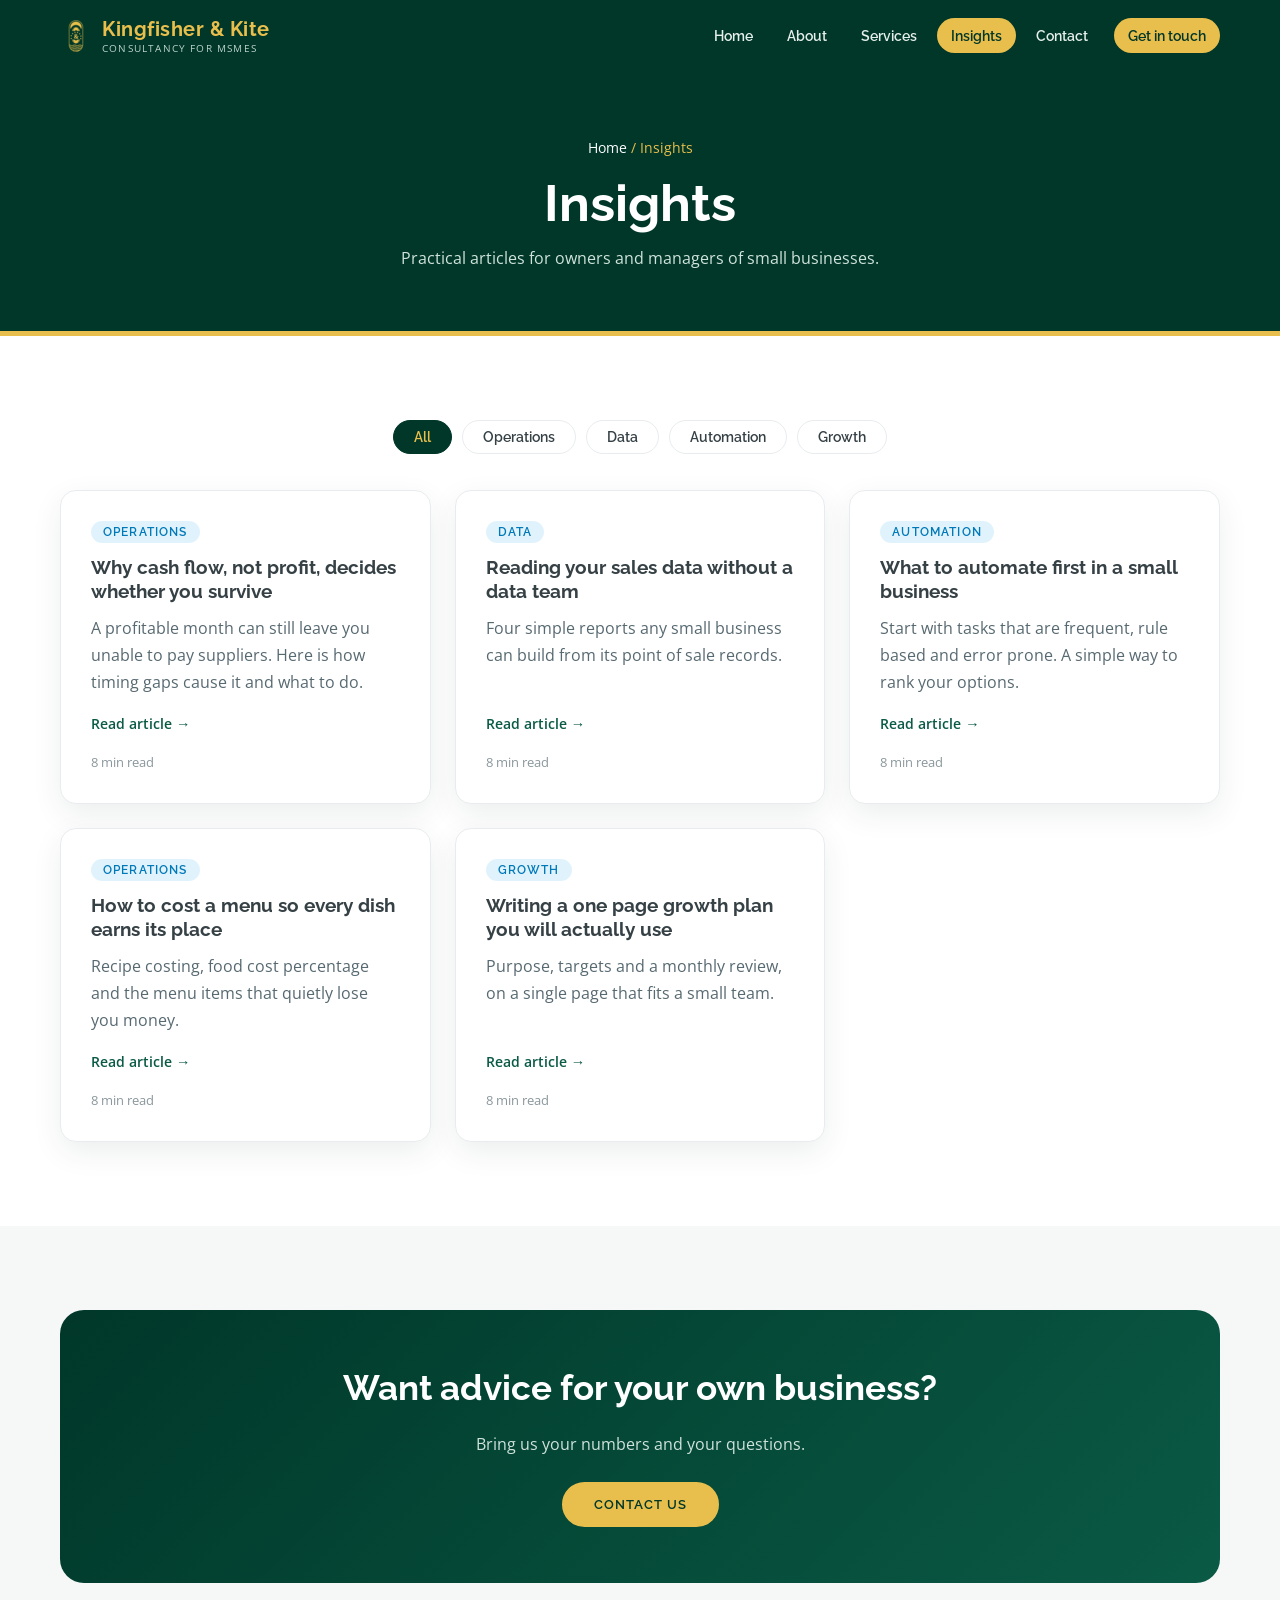
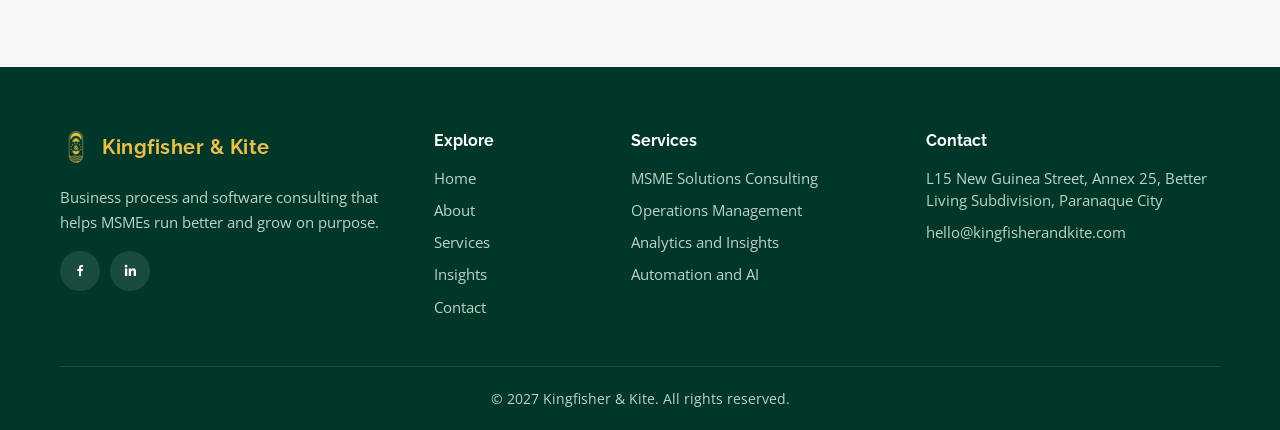
<file: insights.html>
<!DOCTYPE html>
<html lang="en">
<head>
<meta charset="utf-8">
<meta name="viewport" content="width=device-width, initial-scale=1">
<title>Insights | Kingfisher &amp; Kite</title>
<meta name="description" content="Practical articles for MSME owners on cash flow, sales data, operations, automation, purpose and growth planning.">
<meta name="theme-color" content="#003729">
<link rel="icon" href="assets/img/faviconre.png">
<link rel="preconnect" href="https://fonts.googleapis.com"><link rel="preconnect" href="https://fonts.gstatic.com" crossorigin>
<link href="https://fonts.googleapis.com/css?family=Open+Sans:400,600,700|Raleway:500,600,700|Poppins:600,700&display=swap" rel="stylesheet">
<link href="https://cdn.jsdelivr.net/npm/boxicons@2.1.4/css/boxicons.min.css" rel="stylesheet">
<link href="assets/css/style.css" rel="stylesheet">
</head>
<body>
<a class="skip" href="#main">Skip to content</a>
<header id="header"><div class="container">
  <a class="logo" href="index.html"><img src="assets/img/faviconre.png" alt=""><span>Kingfisher &amp; Kite<small>Consultancy for MSMEs</small></span></a>
  <button class="burger" aria-label="Menu" aria-expanded="false"><i class="bx bx-menu"></i></button>
  <ul class="nav">
    <li><a href="index.html">Home</a></li><li><a href="about.html">About</a></li><li><a href="services.html">Services</a></li><li><a href="insights.html">Insights</a></li><li><a href="contact.html">Contact</a></li>
    <li><a class="cta" href="contact.html">Get in touch</a></li>
  </ul>
</div></header>

<main id="main">
<section class="page-hero"><div class="container"><div class="crumbs"><a href="index.html">Home</a> / Insights</div><h1>Insights</h1><p>Practical articles for owners and managers of small businesses.</p></div></section>

<section class="section"><div class="container">
  <div class="filters">
    <button class="on" data-f="all">All</button><button data-f="operations">Operations</button><button data-f="data">Data</button><button data-f="automation">Automation</button><button data-f="growth">Growth</button>
  </div>
  <div class="grid g3">
    <div><article class="card" data-cat="operations"><span class="tag">Operations</span><h3>Why cash flow, not profit, decides whether you survive</h3><p>A profitable month can still leave you unable to pay suppliers. Here is how timing gaps cause it and what to do.</p><a class="more" href="article-cash-flow.html">Read article →</a><div class="meta">8 min read</div></article></div>
    <div><article class="card" data-cat="data"><span class="tag">Data</span><h3>Reading your sales data without a data team</h3><p>Four simple reports any small business can build from its point of sale records.</p><a class="more" href="article-sales-data.html">Read article →</a><div class="meta">8 min read</div></article></div>
    <div><article class="card" data-cat="automation"><span class="tag">Automation</span><h3>What to automate first in a small business</h3><p>Start with tasks that are frequent, rule based and error prone. A simple way to rank your options.</p><a class="more" href="article-automation.html">Read article →</a><div class="meta">8 min read</div></article></div>
    <div><article class="card" data-cat="operations"><span class="tag">Operations</span><h3>How to cost a menu so every dish earns its place</h3><p>Recipe costing, food cost percentage and the menu items that quietly lose you money.</p><a class="more" href="article-menu-costing.html">Read article →</a><div class="meta">8 min read</div></article></div>
    <div><article class="card" data-cat="growth"><span class="tag">Growth</span><h3>Writing a one page growth plan you will actually use</h3><p>Purpose, targets and a monthly review, on a single page that fits a small team.</p><a class="more" href="article-growth-plan.html">Read article →</a><div class="meta">8 min read</div></article></div>
  </div>
</div></section>

<section class="section alt"><div class="container"><div class="band reveal"><h2>Want advice for your own business?</h2><p>Bring us your numbers and your questions.</p><div class="actions"><a class="btn gold" href="contact.html">Contact us</a></div></div></div></section>
</main>

<footer><div class="container">
  <div class="grid">
    <div><a class="logo" href="index.html"><img src="assets/img/faviconre.png" alt=""><span>Kingfisher &amp; Kite</span></a>
      <p style="margin-top:14px">Business process and software consulting that helps MSMEs run better and grow on purpose.</p>
      <div class="social"><a href="https://www.facebook.com/kingfisherandkite" aria-label="Facebook" target="_blank" rel="noopener"><i class="bx bxl-facebook"></i></a><a href="https://www.linkedin.com/company/kingfisherandkite" aria-label="LinkedIn" target="_blank" rel="noopener"><i class="bx bxl-linkedin"></i></a></div></div>
    <div><h4>Explore</h4><ul><li><a href="index.html">Home</a></li><li><a href="about.html">About</a></li><li><a href="services.html">Services</a></li><li><a href="insights.html">Insights</a></li><li><a href="contact.html">Contact</a></li></ul></div>
    <div><h4>Services</h4><ul><li><a href="services.html#consulting">MSME Solutions Consulting</a></li><li><a href="services.html#operations">Operations Management</a></li><li><a href="services.html#analytics">Analytics and Insights</a></li><li><a href="services.html#automation">Automation and AI</a></li></ul></div>
    <div><h4>Contact</h4><ul><li>L15 New Guinea Street, Annex 25, Better Living Subdivision, Paranaque City</li><li><a href="mailto:hello@kingfisherandkite.com">hello@kingfisherandkite.com</a></li></ul></div>
  </div>
  <div class="copy">&copy; 2027 Kingfisher &amp; Kite. All rights reserved.</div>
</div></footer>
<button class="totop" aria-label="Back to top">↑</button>
<script src="assets/js/main.js"></script>
</body>
</html>
</file>
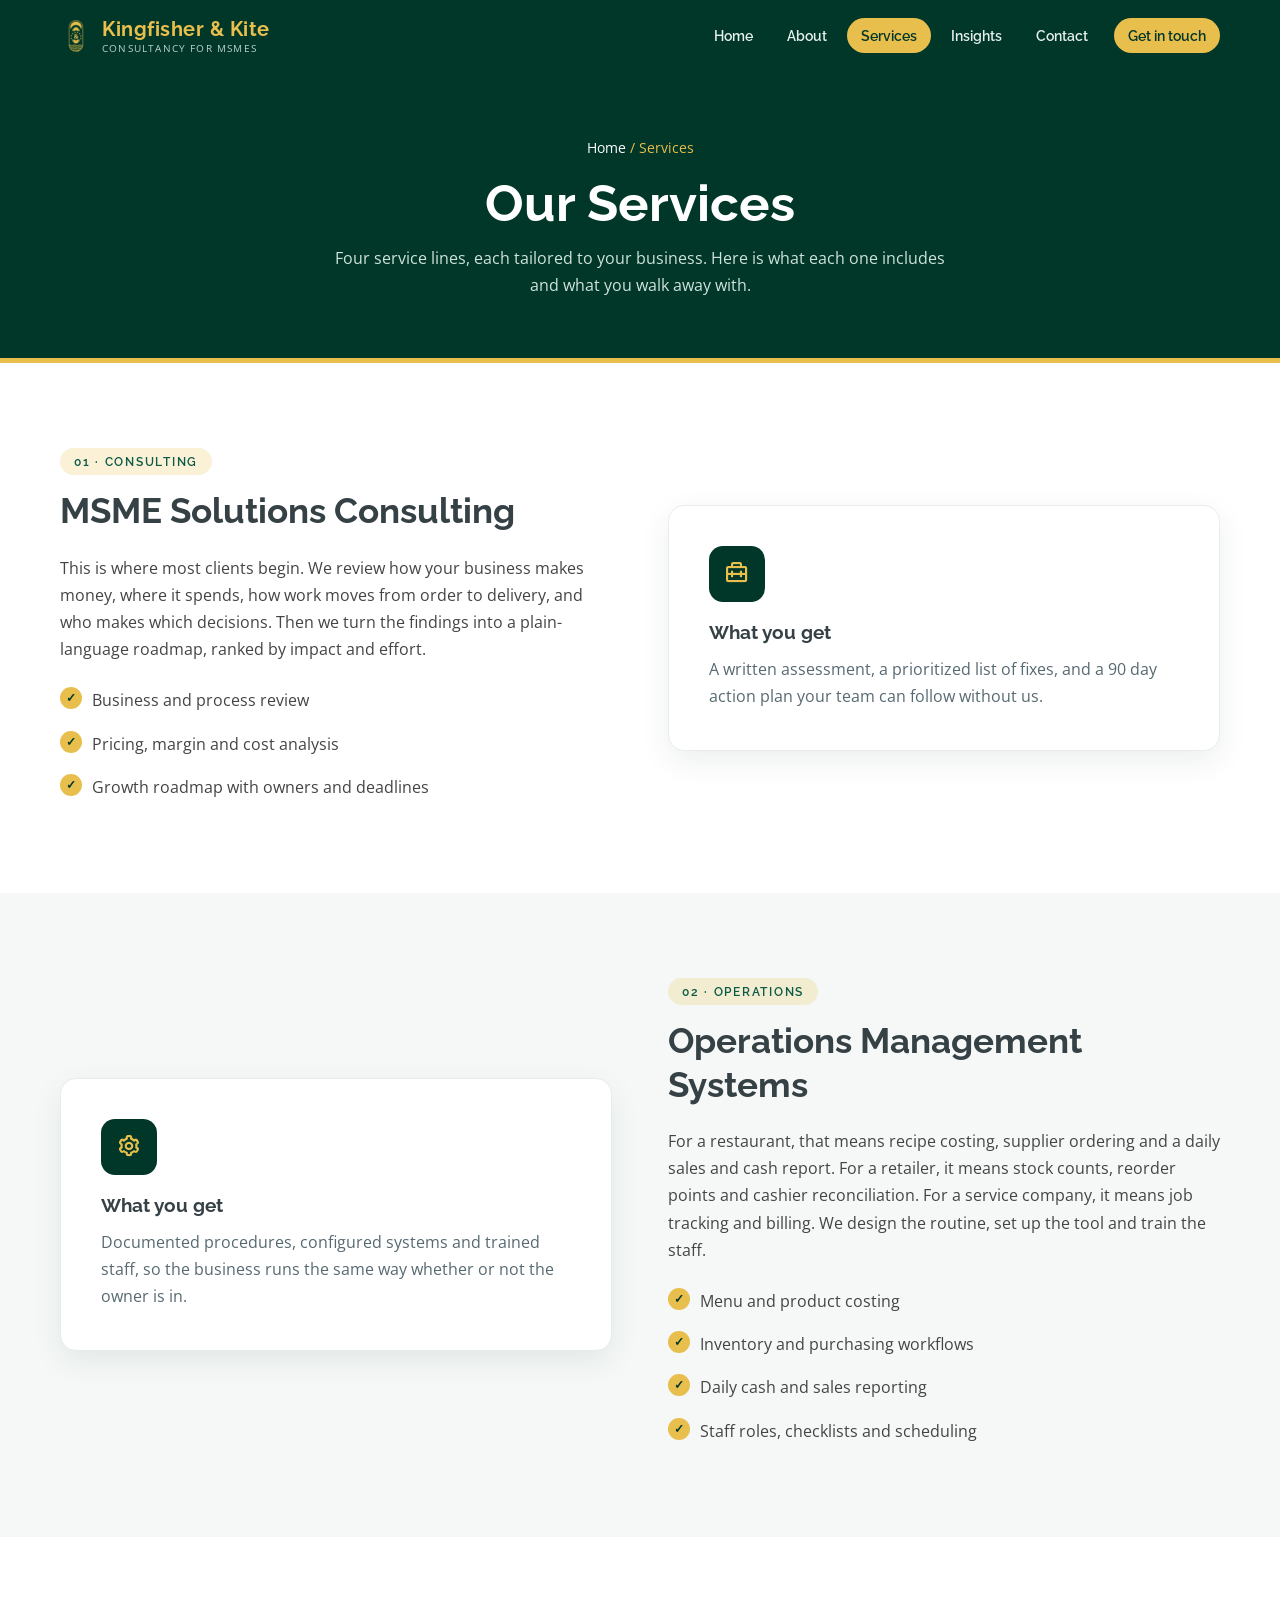
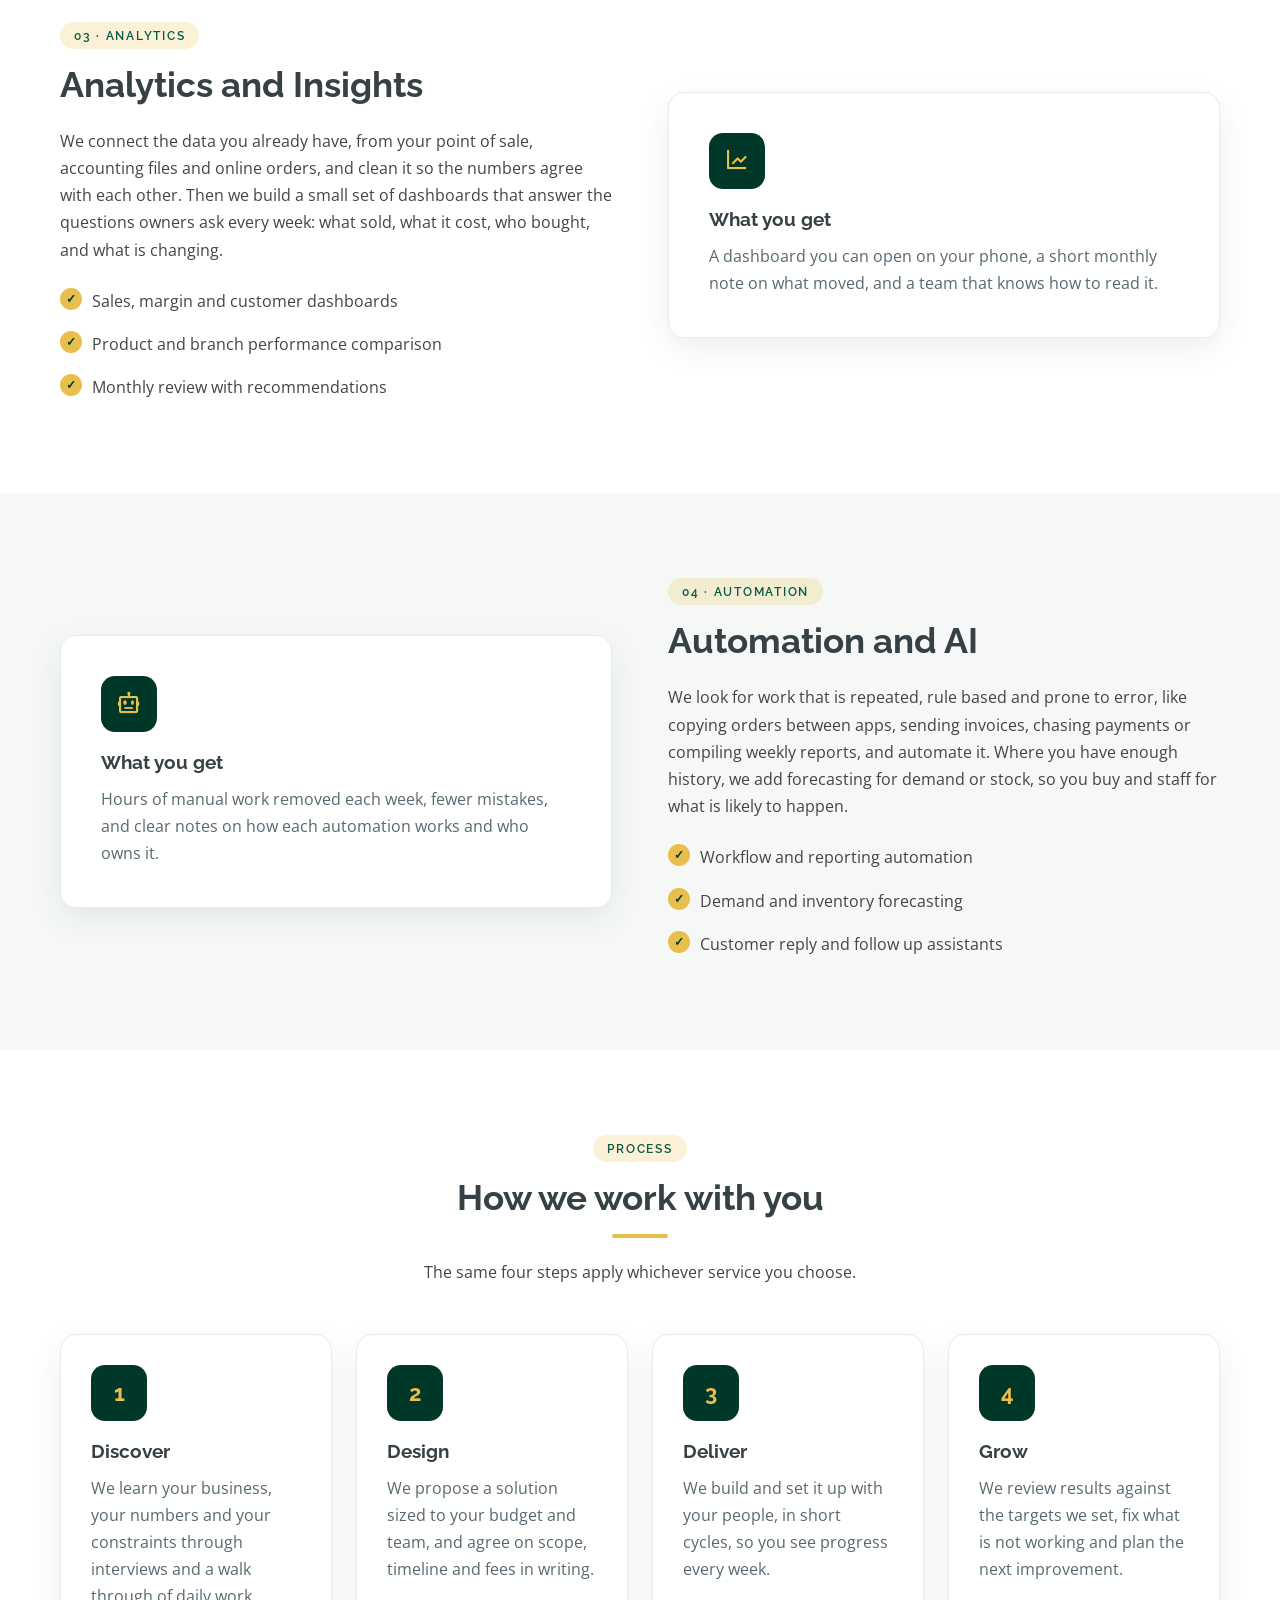
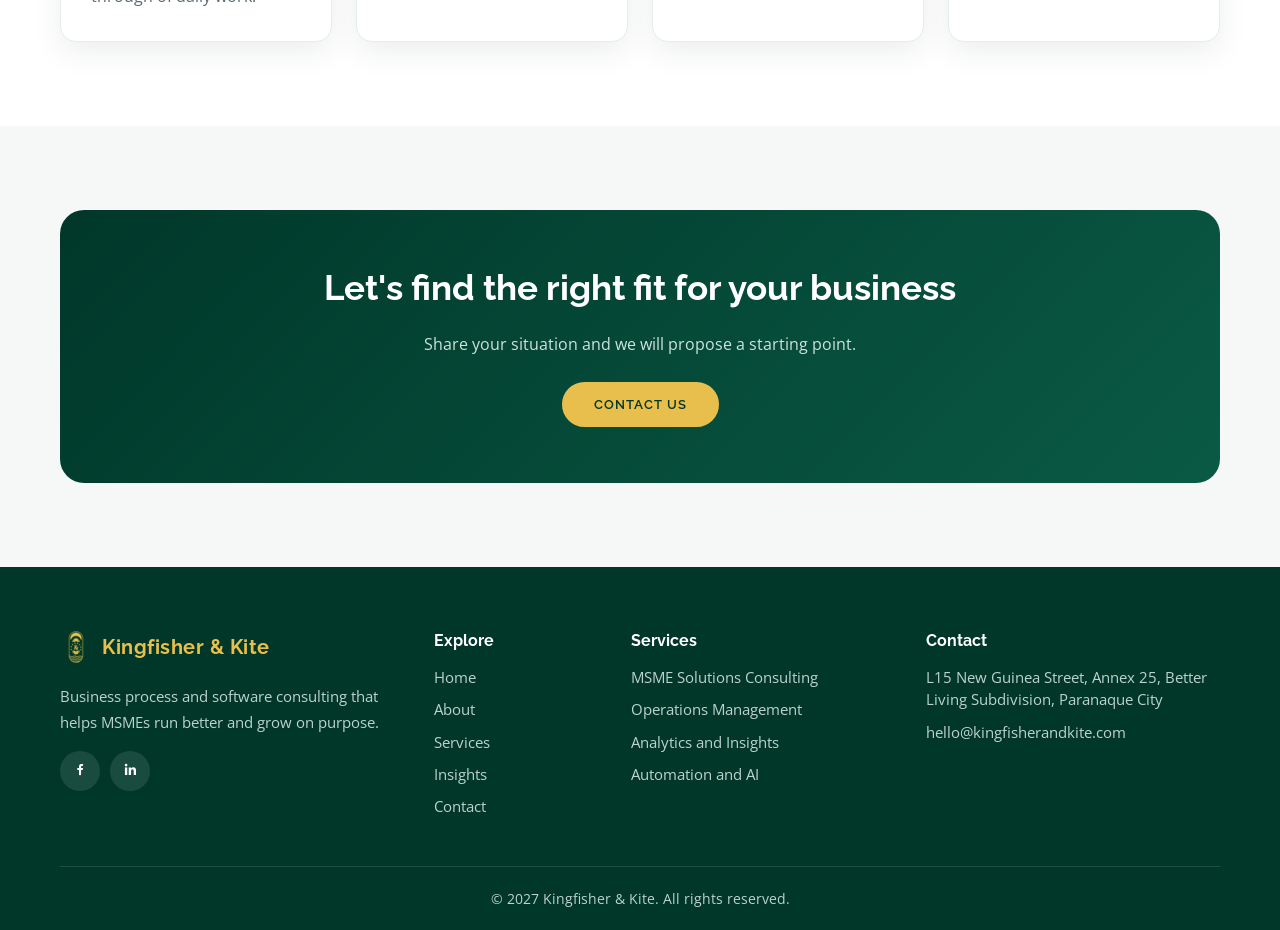
<file: services.html>
<!DOCTYPE html>
<html lang="en">
<head>
<meta charset="utf-8">
<meta name="viewport" content="width=device-width, initial-scale=1">
<title>Services | Kingfisher &amp; Kite</title>
<meta name="description" content="MSME solutions consulting, operations management systems, analytics and insights, and automation and AI for small businesses.">
<meta name="theme-color" content="#003729">
<link rel="icon" href="assets/img/faviconre.png">
<link rel="preconnect" href="https://fonts.googleapis.com"><link rel="preconnect" href="https://fonts.gstatic.com" crossorigin>
<link href="https://fonts.googleapis.com/css?family=Open+Sans:400,600,700|Raleway:500,600,700|Poppins:600,700&display=swap" rel="stylesheet">
<link href="https://cdn.jsdelivr.net/npm/boxicons@2.1.4/css/boxicons.min.css" rel="stylesheet">
<link href="assets/css/style.css" rel="stylesheet">
</head>
<body>
<a class="skip" href="#main">Skip to content</a>
<header id="header"><div class="container">
  <a class="logo" href="index.html"><img src="assets/img/faviconre.png" alt=""><span>Kingfisher &amp; Kite<small>Consultancy for MSMEs</small></span></a>
  <button class="burger" aria-label="Menu" aria-expanded="false"><i class="bx bx-menu"></i></button>
  <ul class="nav">
    <li><a href="index.html">Home</a></li><li><a href="about.html">About</a></li><li><a href="services.html">Services</a></li><li><a href="insights.html">Insights</a></li><li><a href="contact.html">Contact</a></li>
    <li><a class="cta" href="contact.html">Get in touch</a></li>
  </ul>
</div></header>

<main id="main">
<section class="page-hero"><div class="container"><div class="crumbs"><a href="index.html">Home</a> / Services</div><h1>Our Services</h1><p>Four service lines, each tailored to your business. Here is what each one includes and what you walk away with.</p></div></section>

<section class="section" id="consulting"><div class="container split">
  <div class="reveal"><span class="eyebrow">01 · Consulting</span><h2>MSME Solutions Consulting</h2>
    <p>This is where most clients begin. We review how your business makes money, where it spends, how work moves from order to delivery, and who makes which decisions. Then we turn the findings into a plain-language roadmap, ranked by impact and effort.</p>
    <ul class="list"><li>Business and process review</li><li>Pricing, margin and cost analysis</li><li>Growth roadmap with owners and deadlines</li></ul></div>
  <div class="card reveal"><div class="icon"><i class="bx bx-briefcase-alt-2"></i></div><h3>What you get</h3><p>A written assessment, a prioritized list of fixes, and a 90 day action plan your team can follow without us.</p></div>
</div></section>

<section class="section alt" id="operations"><div class="container split rev">
  <div class="reveal"><span class="eyebrow">02 · Operations</span><h2>Operations Management Systems</h2>
    <p>For a restaurant, that means recipe costing, supplier ordering and a daily sales and cash report. For a retailer, it means stock counts, reorder points and cashier reconciliation. For a service company, it means job tracking and billing. We design the routine, set up the tool and train the staff.</p>
    <ul class="list"><li>Menu and product costing</li><li>Inventory and purchasing workflows</li><li>Daily cash and sales reporting</li><li>Staff roles, checklists and scheduling</li></ul></div>
  <div class="card reveal"><div class="icon"><i class="bx bx-cog"></i></div><h3>What you get</h3><p>Documented procedures, configured systems and trained staff, so the business runs the same way whether or not the owner is in.</p></div>
</div></section>

<section class="section" id="analytics"><div class="container split">
  <div class="reveal"><span class="eyebrow">03 · Analytics</span><h2>Analytics and Insights</h2>
    <p>We connect the data you already have, from your point of sale, accounting files and online orders, and clean it so the numbers agree with each other. Then we build a small set of dashboards that answer the questions owners ask every week: what sold, what it cost, who bought, and what is changing.</p>
    <ul class="list"><li>Sales, margin and customer dashboards</li><li>Product and branch performance comparison</li><li>Monthly review with recommendations</li></ul></div>
  <div class="card reveal"><div class="icon"><i class="bx bx-line-chart"></i></div><h3>What you get</h3><p>A dashboard you can open on your phone, a short monthly note on what moved, and a team that knows how to read it.</p></div>
</div></section>

<section class="section alt" id="automation"><div class="container split rev">
  <div class="reveal"><span class="eyebrow">04 · Automation</span><h2>Automation and AI</h2>
    <p>We look for work that is repeated, rule based and prone to error, like copying orders between apps, sending invoices, chasing payments or compiling weekly reports, and automate it. Where you have enough history, we add forecasting for demand or stock, so you buy and staff for what is likely to happen.</p>
    <ul class="list"><li>Workflow and reporting automation</li><li>Demand and inventory forecasting</li><li>Customer reply and follow up assistants</li></ul></div>
  <div class="card reveal"><div class="icon"><i class="bx bx-bot"></i></div><h3>What you get</h3><p>Hours of manual work removed each week, fewer mistakes, and clear notes on how each automation works and who owns it.</p></div>
</div></section>

<section class="section"><div class="container">
  <div class="section-head reveal"><span class="eyebrow">Process</span><h2>How we work with you</h2><p>The same four steps apply whichever service you choose.</p></div>
  <div class="grid g4 steps">
    <article class="card step reveal"><div class="icon"></div><h3>Discover</h3><p>We learn your business, your numbers and your constraints through interviews and a walk through of daily work.</p></article>
    <article class="card step reveal"><div class="icon"></div><h3>Design</h3><p>We propose a solution sized to your budget and team, and agree on scope, timeline and fees in writing.</p></article>
    <article class="card step reveal"><div class="icon"></div><h3>Deliver</h3><p>We build and set it up with your people, in short cycles, so you see progress every week.</p></article>
    <article class="card step reveal"><div class="icon"></div><h3>Grow</h3><p>We review results against the targets we set, fix what is not working and plan the next improvement.</p></article>
  </div>
</div></section>

<section class="section alt"><div class="container"><div class="band reveal"><h2>Let's find the right fit for your business</h2><p>Share your situation and we will propose a starting point.</p><div class="actions"><a class="btn gold" href="contact.html">Contact us</a></div></div></div></section>
</main>

<footer><div class="container">
  <div class="grid">
    <div><a class="logo" href="index.html"><img src="assets/img/faviconre.png" alt=""><span>Kingfisher &amp; Kite</span></a>
      <p style="margin-top:14px">Business process and software consulting that helps MSMEs run better and grow on purpose.</p>
      <div class="social"><a href="https://www.facebook.com/kingfisherandkite" aria-label="Facebook" target="_blank" rel="noopener"><i class="bx bxl-facebook"></i></a><a href="https://www.linkedin.com/company/kingfisherandkite" aria-label="LinkedIn" target="_blank" rel="noopener"><i class="bx bxl-linkedin"></i></a></div></div>
    <div><h4>Explore</h4><ul><li><a href="index.html">Home</a></li><li><a href="about.html">About</a></li><li><a href="services.html">Services</a></li><li><a href="insights.html">Insights</a></li><li><a href="contact.html">Contact</a></li></ul></div>
    <div><h4>Services</h4><ul><li><a href="services.html#consulting">MSME Solutions Consulting</a></li><li><a href="services.html#operations">Operations Management</a></li><li><a href="services.html#analytics">Analytics and Insights</a></li><li><a href="services.html#automation">Automation and AI</a></li></ul></div>
    <div><h4>Contact</h4><ul><li>L15 New Guinea Street, Annex 25, Better Living Subdivision, Paranaque City</li><li><a href="mailto:hello@kingfisherandkite.com">hello@kingfisherandkite.com</a></li></ul></div>
  </div>
  <div class="copy">&copy; 2027 Kingfisher &amp; Kite. All rights reserved.</div>
</div></footer>
<button class="totop" aria-label="Back to top">↑</button>
<script src="assets/js/main.js"></script>
</body>
</html>
</file>
<file: assets/css/style.css>
:root{--green:#003729;--green-2:#0a5a45;--gold:#E8BE4C;--blue:#009cea;--ink:#364146;--muted:#576971;--text:#444;--bg:#f5f8f7;--line:#e9ecee;--r:16px;--shadow:0 10px 30px rgba(0,55,41,.08);--shadow-h:0 18px 40px rgba(0,55,41,.16)}
*{box-sizing:border-box}
html{scroll-behavior:smooth;scroll-padding-top:84px}
body{margin:0;font-family:"Open Sans",sans-serif;color:var(--text);line-height:1.7;background:#fff;-webkit-font-smoothing:antialiased}
img{max-width:100%;height:auto;display:block}
a{color:var(--green-2);text-decoration:none;transition:.25s}
a:hover{color:var(--gold)}
h1,h2,h3,h4{font-family:"Raleway","Poppins",sans-serif;color:var(--ink);line-height:1.25;margin:0 0 .6em}
h1{font-size:clamp(2rem,4.6vw,3.2rem);font-weight:700}
h2{font-size:clamp(1.6rem,3vw,2.2rem);font-weight:700}
h3{font-size:1.2rem;font-weight:700}
p{margin:0 0 1em}
.container{width:min(1160px,100% - 2.5rem);margin-inline:auto}
.section{padding:84px 0}
.section.alt{background:var(--bg)}
.section-head{text-align:center;max-width:720px;margin:0 auto 48px}
.eyebrow{display:inline-block;font:600 .78rem "Raleway",sans-serif;letter-spacing:.14em;text-transform:uppercase;color:var(--green-2);background:rgba(232,190,76,.22);padding:6px 14px;border-radius:99px;margin-bottom:14px}
.section-head h2::after{content:"";display:block;width:56px;height:4px;border-radius:4px;background:var(--gold);margin:14px auto 0}
.skip{position:absolute;left:-999px}.skip:focus{left:10px;top:10px;background:#fff;padding:8px;z-index:2000}

/* header */
#header{position:fixed;inset:0 0 auto 0;height:72px;background:var(--green);z-index:1000;transition:.3s}
#header.scrolled{box-shadow:0 4px 20px rgba(0,0,0,.25)}
#header .container{display:flex;align-items:center;justify-content:space-between;height:100%}
.logo{display:flex;align-items:center;gap:10px;color:var(--gold);font:700 1.25rem "Raleway",sans-serif;letter-spacing:.5px}
.logo img{width:40px;height:40px}.logo:hover{color:#fff}
.logo small{display:block;font:400 .62rem "Open Sans",sans-serif;letter-spacing:.12em;text-transform:uppercase;color:#bcd3cb}
.nav{display:flex;gap:6px;align-items:center;list-style:none;margin:0;padding:0}
.nav a{color:#e5efeb;font:600 .9rem "Raleway",sans-serif;padding:9px 14px;border-radius:99px}
.nav a:hover,.nav a.active{color:var(--green);background:var(--gold)}
.nav .cta{background:var(--gold);color:var(--green);margin-left:6px}
.nav .cta:hover{background:#fff}
.burger{display:none;background:none;border:0;color:var(--gold);font-size:1.8rem;cursor:pointer}

/* buttons */
.btn{display:inline-flex;align-items:center;gap:8px;font:600 .8rem "Raleway",sans-serif;letter-spacing:1px;text-transform:uppercase;padding:13px 30px;border-radius:99px;border:2px solid var(--green);background:var(--green);color:#fff;cursor:pointer;transition:.25s}
.btn:hover{background:var(--gold);border-color:var(--gold);color:var(--green);transform:translateY(-2px)}
.btn.ghost{background:transparent;color:var(--green)}
.btn.ghost:hover{background:var(--green);color:#fff;border-color:var(--green)}
.btn.gold{background:var(--gold);border-color:var(--gold);color:var(--green)}
.btn.gold:hover{background:#fff;border-color:#fff}

/* hero */
.hero{margin-top:72px;padding:80px 0;background:linear-gradient(135deg,#f5f8f7 0%,#e6f4fb 100%);position:relative;overflow:hidden}
.hero::before{content:"";position:absolute;right:-120px;top:-120px;width:520px;height:520px;border-radius:50%;background:radial-gradient(circle,rgba(232,190,76,.35),transparent 70%)}
.hero .grid{display:grid;grid-template-columns:1.1fr .9fr;gap:40px;align-items:center;position:relative}
.hero h2{color:var(--muted);font-size:1.3rem;font-weight:500;margin-bottom:28px}
.hero .actions{display:flex;gap:14px;flex-wrap:wrap}
.hero img{width:min(430px,100%);margin-inline:auto;animation:float 6s ease-in-out infinite}
@keyframes float{50%{transform:translateY(-12px)}}
.page-hero{margin-top:72px;padding:64px 0;background:var(--green);color:#cfe3db;text-align:center;position:relative;overflow:hidden}
.page-hero::after{content:"";position:absolute;left:0;right:0;bottom:0;height:5px;background:var(--gold)}
.page-hero h1{color:#fff;margin-bottom:10px}
.page-hero p{max-width:640px;margin:0 auto}
.crumbs{font-size:.85rem;margin-bottom:12px;color:var(--gold)}.crumbs a{color:#fff}

/* stats */
.stats{background:var(--green);padding:44px 0}
.stats .grid{display:grid;grid-template-columns:repeat(4,1fr);gap:20px;text-align:center}
.stat b{display:block;font:700 2.4rem "Raleway",sans-serif;color:var(--gold)}
.stat span{color:#cfe3db;font-size:.92rem}

/* grids & cards */
.grid{display:grid;gap:24px}
.g2{grid-template-columns:repeat(2,1fr)}.g3{grid-template-columns:repeat(3,1fr)}.g4{grid-template-columns:repeat(4,1fr)}
.card{background:#fff;border:1px solid var(--line);border-radius:var(--r);padding:30px;box-shadow:var(--shadow);transition:.3s;height:100%;display:flex;flex-direction:column;position:relative}
.card:hover{transform:translateY(-6px);box-shadow:var(--shadow-h);border-color:var(--gold)}
.card p{color:var(--muted);margin-bottom:0}
.card .more{margin-top:auto;padding-top:16px;font-weight:600;font-size:.9rem}
.icon{width:56px;height:56px;border-radius:14px;display:grid;place-items:center;background:var(--green);color:var(--gold);font-size:1.6rem;margin-bottom:18px;flex:none}
.card.dark{background:var(--green);border-color:var(--green)}
.card.dark h3{color:#fff}.card.dark p{color:#cfe3db}
.card.dark .icon{background:var(--gold);color:var(--green)}
.card .num{position:absolute;right:22px;top:16px;font:700 2.6rem "Raleway",sans-serif;color:rgba(232,190,76,.35)}
.list{list-style:none;margin:0;padding:0}
.list li{padding:8px 0 8px 32px;position:relative}
.list li::before{content:"\2713";position:absolute;left:0;top:8px;width:22px;height:22px;border-radius:50%;background:var(--gold);color:var(--green);font-size:.75rem;font-weight:700;display:grid;place-items:center;line-height:1}

/* split */
.split{display:grid;grid-template-columns:1fr 1fr;gap:56px;align-items:center}
.split.rev>:first-child{order:2}
.split .card{height:auto;padding:40px}
.split img{width:min(460px,100%);margin-inline:auto}

/* tabs */
.tabs{display:grid;grid-template-columns:repeat(4,1fr);gap:10px;margin-bottom:20px}
.tab{background:#fff;border:1px solid var(--line);border-radius:var(--r);padding:16px;font:600 .95rem "Raleway",sans-serif;color:var(--ink);cursor:pointer;text-align:center;transition:.25s}
.tab:hover{border-color:var(--gold)}
.tab[aria-selected=true]{background:var(--green);color:var(--gold);border-color:var(--green)}
.panel{display:none;background:#fff;border:1px solid var(--line);border-left:5px solid var(--gold);border-radius:var(--r);padding:30px;box-shadow:var(--shadow);animation:fade .4s}
.panel.on{display:block}.panel p{margin:0}
@keyframes fade{from{opacity:0;transform:translateY(8px)}}

/* partners */
.partners{display:grid;grid-template-columns:repeat(4,1fr);gap:24px}
.partner{background:#fff;border:1px solid var(--line);border-radius:var(--r);height:120px;display:grid;place-items:center;padding:20px;transition:.3s}
.partner:hover{box-shadow:var(--shadow-h);border-color:var(--gold)}
.partner img{max-height:60px;width:auto;object-fit:contain;filter:grayscale(1);opacity:.75;transition:.3s}
.partner:hover img{filter:none;opacity:1}

/* process */
.steps{counter-reset:s}
.step{counter-increment:s}
.step .icon::before{content:counter(s);font:700 1.4rem "Raleway",sans-serif}
.step .icon{font-size:0}

/* faq */
.faq{max-width:820px;margin:0 auto;display:grid;gap:14px}
details{background:#fff;border:1px solid var(--line);border-radius:var(--r);padding:0 24px;box-shadow:var(--shadow)}
details[open]{border-color:var(--gold)}
summary{cursor:pointer;list-style:none;padding:20px 30px 20px 0;font:600 1rem "Raleway",sans-serif;color:var(--ink);position:relative}
summary::-webkit-details-marker{display:none}
summary::after{content:"+";position:absolute;right:0;top:50%;transform:translateY(-50%);font-size:1.5rem;color:var(--gold)}
details[open] summary::after{content:"\2212"}
details p{padding-bottom:20px;margin:0;color:var(--muted)}

/* cta band */
.band{background:linear-gradient(135deg,var(--green),var(--green-2));color:#cfe3db;border-radius:24px;padding:56px 40px;text-align:center}
.band h2{color:#fff}.band .actions{display:flex;gap:14px;justify-content:center;flex-wrap:wrap;margin-top:24px}

/* contact */
.contact{display:grid;grid-template-columns:.9fr 1.1fr;gap:28px;align-items:stretch}
.info{display:grid;gap:18px;align-content:start;align-self:start}
.info .card{flex-direction:row;gap:18px;align-items:center;padding:22px}
.info .icon{margin:0}
.info h3{margin:0 0 2px;font-size:1rem}
.form label{display:block;font-weight:600;font-size:.88rem;margin-bottom:6px;color:var(--ink)}
.form .row{display:grid;grid-template-columns:1fr 1fr;gap:16px}
.form input,.form select,.form textarea{width:100%;font:inherit;padding:12px 14px;border:1px solid #d5dcdf;border-radius:10px;background:#fff;margin-bottom:16px;transition:.2s}
.form input:focus,.form select:focus,.form textarea:focus{outline:0;border-color:var(--gold);box-shadow:0 0 0 3px rgba(232,190,76,.3)}
.form textarea{min-height:130px;resize:vertical}
.form .note{font-size:.88rem;margin:12px 0 0;color:var(--green-2);font-weight:600;min-height:1.4em}
.map{border:0;width:100%;height:340px;border-radius:var(--r);box-shadow:var(--shadow)}

/* insights */
.tag{display:inline-block;font:600 .72rem "Raleway",sans-serif;letter-spacing:.1em;text-transform:uppercase;padding:4px 12px;border-radius:99px;background:rgba(0,156,234,.12);color:#0079b8;margin-bottom:12px;align-self:flex-start}
.meta{font-size:.82rem;color:#8a979c;margin-top:14px}
.filters{display:flex;gap:10px;justify-content:center;flex-wrap:wrap;margin-bottom:36px}
.filters button{border:1px solid var(--line);background:#fff;padding:8px 20px;border-radius:99px;font:600 .85rem "Raleway",sans-serif;cursor:pointer;color:var(--ink);transition:.2s}
.filters button.on,.filters button:hover{background:var(--green);color:var(--gold);border-color:var(--green)}

/* footer */
footer{background:var(--green);color:#bcd3cb;padding-top:64px;font-size:.93rem}
footer .grid{grid-template-columns:1.4fr 1fr 1fr 1.2fr;gap:36px}
footer h4{color:#fff;font-size:1rem;margin-bottom:16px}
footer a{color:#bcd3cb}footer a:hover{color:var(--gold)}
footer ul{list-style:none;margin:0;padding:0;display:grid;gap:8px}
.social{display:flex;gap:10px;margin-top:16px}
.social a{width:40px;height:40px;border-radius:50%;background:rgba(255,255,255,.1);display:grid;place-items:center;color:#fff}
.social a:hover{background:var(--gold);color:var(--green)}
.copy{margin-top:48px;padding:20px 0;border-top:1px solid rgba(255,255,255,.12);text-align:center;font-size:.85rem}
.totop{position:fixed;right:20px;bottom:20px;width:46px;height:46px;border-radius:50%;background:var(--gold);color:var(--green);border:0;font-size:1.3rem;cursor:pointer;opacity:0;pointer-events:none;transition:.3s;z-index:900;box-shadow:var(--shadow-h)}
.totop.show{opacity:1;pointer-events:auto}

.reveal{opacity:0;transform:translateY(24px);transition:opacity .7s,transform .7s}
.reveal.in{opacity:1;transform:none}
@media (prefers-reduced-motion:reduce){.reveal{opacity:1;transform:none;transition:none}.hero img{animation:none}html{scroll-behavior:auto}}

@media (max-width:992px){
.g3,.g4,.partners,.tabs,.stats .grid{grid-template-columns:repeat(2,1fr)}
.hero .grid,.split,.contact{grid-template-columns:minmax(0,1fr)}
.split.rev>:first-child{order:0}
.hero{padding:56px 0}.hero img{width:min(320px,100%)}
footer .grid{grid-template-columns:1fr 1fr}
.burger{display:block}
.nav{position:absolute;top:72px;left:0;right:0;background:var(--green);flex-direction:column;padding:14px 20px 20px;display:none;align-items:stretch;box-shadow:0 10px 20px rgba(0,0,0,.2)}
.nav.open{display:flex}.nav a{display:block}.nav .cta{margin:6px 0 0;text-align:center}
}
@media (max-width:600px){
.section{padding:60px 0}
.g2,.g3,.g4,.partners,.tabs,.form .row,footer .grid{grid-template-columns:minmax(0,1fr)}
.stats .grid{grid-template-columns:repeat(2,1fr)}
.band{padding:40px 22px}
}

/* refinements */
.logo img{width:32px;height:32px}
.form .btn{align-self:flex-start;width:auto}
.card .top{display:flex;align-items:center;gap:14px;margin-bottom:18px}
.card .top .icon{margin:0}
.card .num{position:static;font:700 2rem "Raleway",sans-serif;color:var(--gold);line-height:1}
.split .card{height:auto}
.article{max-width:760px;margin:0 auto}
.article h2{margin-top:1.6em;font-size:1.5rem}
.article p,.article li{font-size:1.04rem}
.article ul{padding-left:1.2em;margin:0 0 1em}
.article .lead{font-size:1.2rem;color:var(--ink)}
.article .callout{background:var(--bg);border-left:5px solid var(--gold);border-radius:12px;padding:20px 24px;margin:1.6em 0}
.article .callout p{margin:0}
.article-meta{color:#8a979c;font-size:.88rem;margin-bottom:24px}
.card .more{display:inline-block}
.card h3 a{color:inherit}
.fw{display:grid;grid-template-columns:repeat(4,1fr);gap:16px;counter-reset:f}
.fw .card{padding:24px}
.table-note{font-size:.92rem;color:var(--muted)}
@media (max-width:992px){.fw{grid-template-columns:repeat(2,minmax(0,1fr))}}
@media (max-width:600px){.fw{grid-template-columns:minmax(0,1fr)}}

/* round 3 */
footer .grid{grid-template-columns:1.7fr .8fr 1.3fr 1.5fr;gap:40px;align-items:start}
footer h4{margin:0 0 16px;line-height:1.2}
footer ul{gap:10px}
footer li{line-height:1.5}
footer .logo{display:inline-flex;align-items:center;gap:10px}
.card .top{justify-content:space-between;align-items:center;padding-bottom:16px;margin-bottom:18px;border-bottom:1px solid #e7eeea}
.card .num{display:flex;flex-direction:column;gap:4px;font:700 2rem "Raleway",sans-serif;color:var(--gold);line-height:1}
.card .num small{font:600 .68rem "Open Sans",sans-serif;letter-spacing:.14em;text-transform:uppercase;color:#7a8c85}
.article .lead:first-letter{font:700 3.2rem/0.9 "Raleway",sans-serif;float:left;padding:6px 10px 0 0;color:var(--green)}
.article h2{margin-top:1.8em}
.article blockquote{margin:1.8em 0;padding:4px 0 4px 22px;border-left:4px solid var(--gold);font:italic 1.25rem/1.5 "Raleway",sans-serif;color:var(--green)}
.article hr{border:0;text-align:center;margin:2em 0;height:auto}
.article hr:before{content:"\2022  \2022  \2022";color:var(--gold);letter-spacing:.5em}
.chart{background:#fff;border:1px solid #e7eeea;border-radius:16px;padding:22px 22px 14px;margin:2em 0;box-shadow:0 8px 24px rgba(0,55,41,.06)}
.chart svg{display:block;width:100%;height:auto}
.chart figcaption{font-size:.84rem;color:#6b7b75;margin-top:10px;line-height:1.5}
.chart .ct{font:700 1rem "Raleway",sans-serif;color:var(--green);margin-bottom:10px}
.chart text{font-family:"Open Sans",sans-serif;fill:#3b4a45}
@media(max-width:560px){.article .lead:first-letter{font-size:2.6rem}.chart{padding:16px 12px 10px}}

/* round 4: three stats + responsive polish */
.stats .grid{grid-template-columns:repeat(3,minmax(0,1fr));max-width:900px;margin:0 auto}
img,svg{max-width:100%}
@media (max-width:992px){
.stats .grid{grid-template-columns:repeat(3,minmax(0,1fr))}
footer .grid{grid-template-columns:repeat(2,minmax(0,1fr))}
.g4{grid-template-columns:repeat(2,minmax(0,1fr))}
}
@media (max-width:600px){
.stats .grid{grid-template-columns:minmax(0,1fr);gap:22px}
.stat b{font-size:2.1rem}
footer .grid{grid-template-columns:minmax(0,1fr);gap:28px}
.g4,.g3,.g2{grid-template-columns:minmax(0,1fr)}
.page-hero h1{font-size:1.7rem}
.article{padding:0 4px}
.card .top{padding-bottom:12px}
}
@media (max-width:380px){.page-hero h1{font-size:1.5rem}.btn{padding:11px 18px}}
</file>
